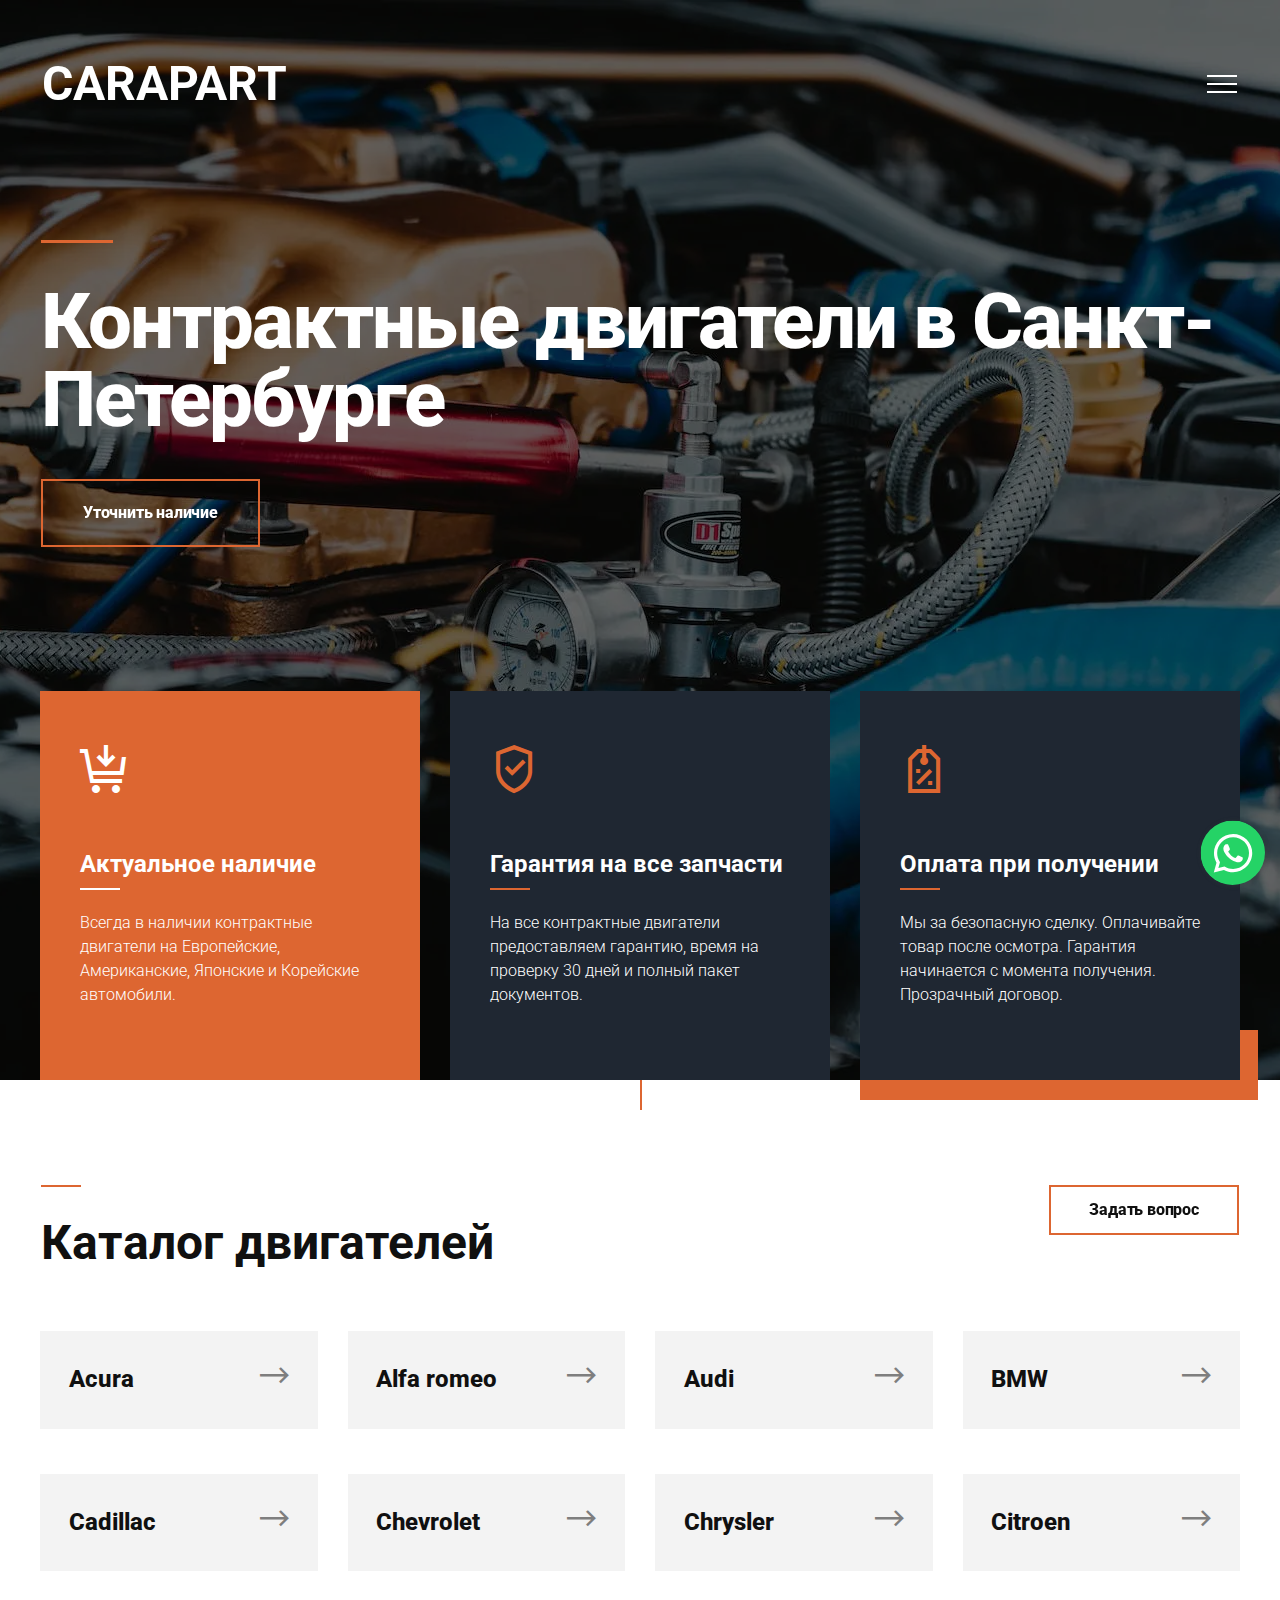
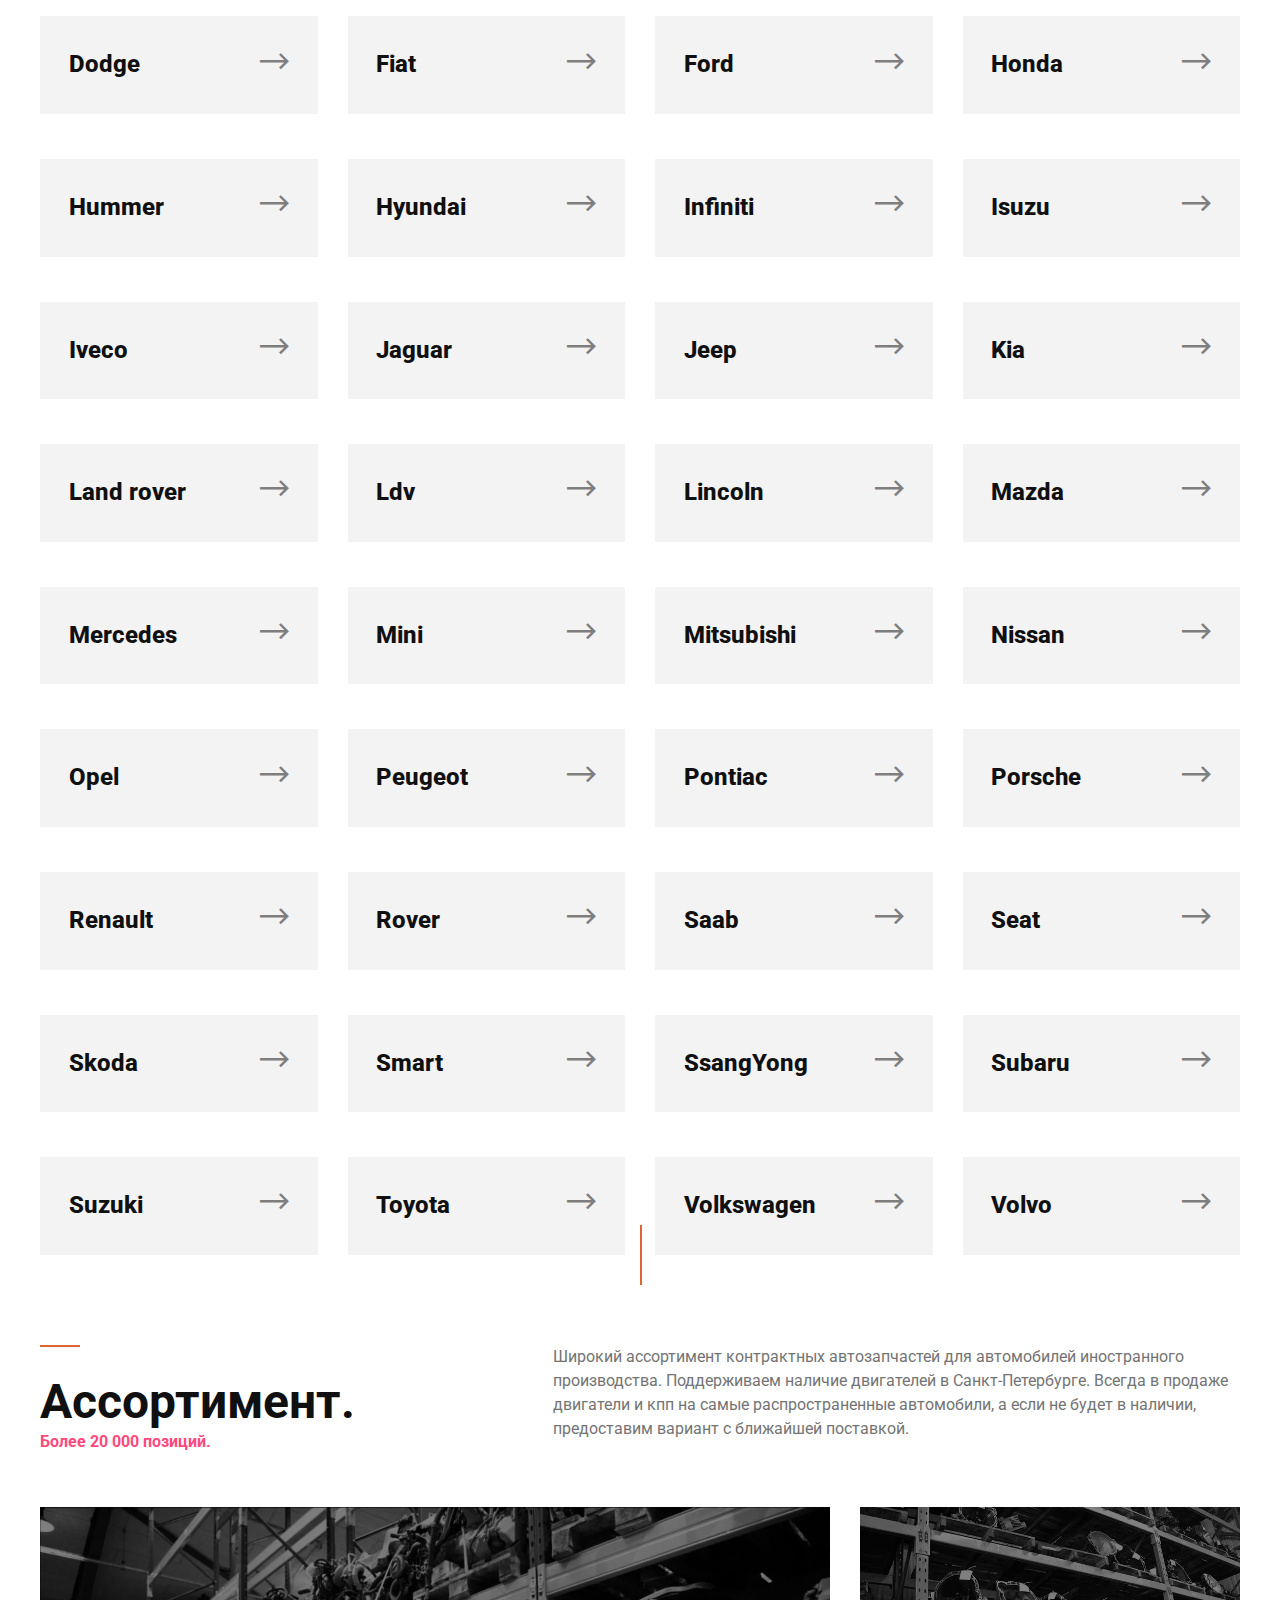
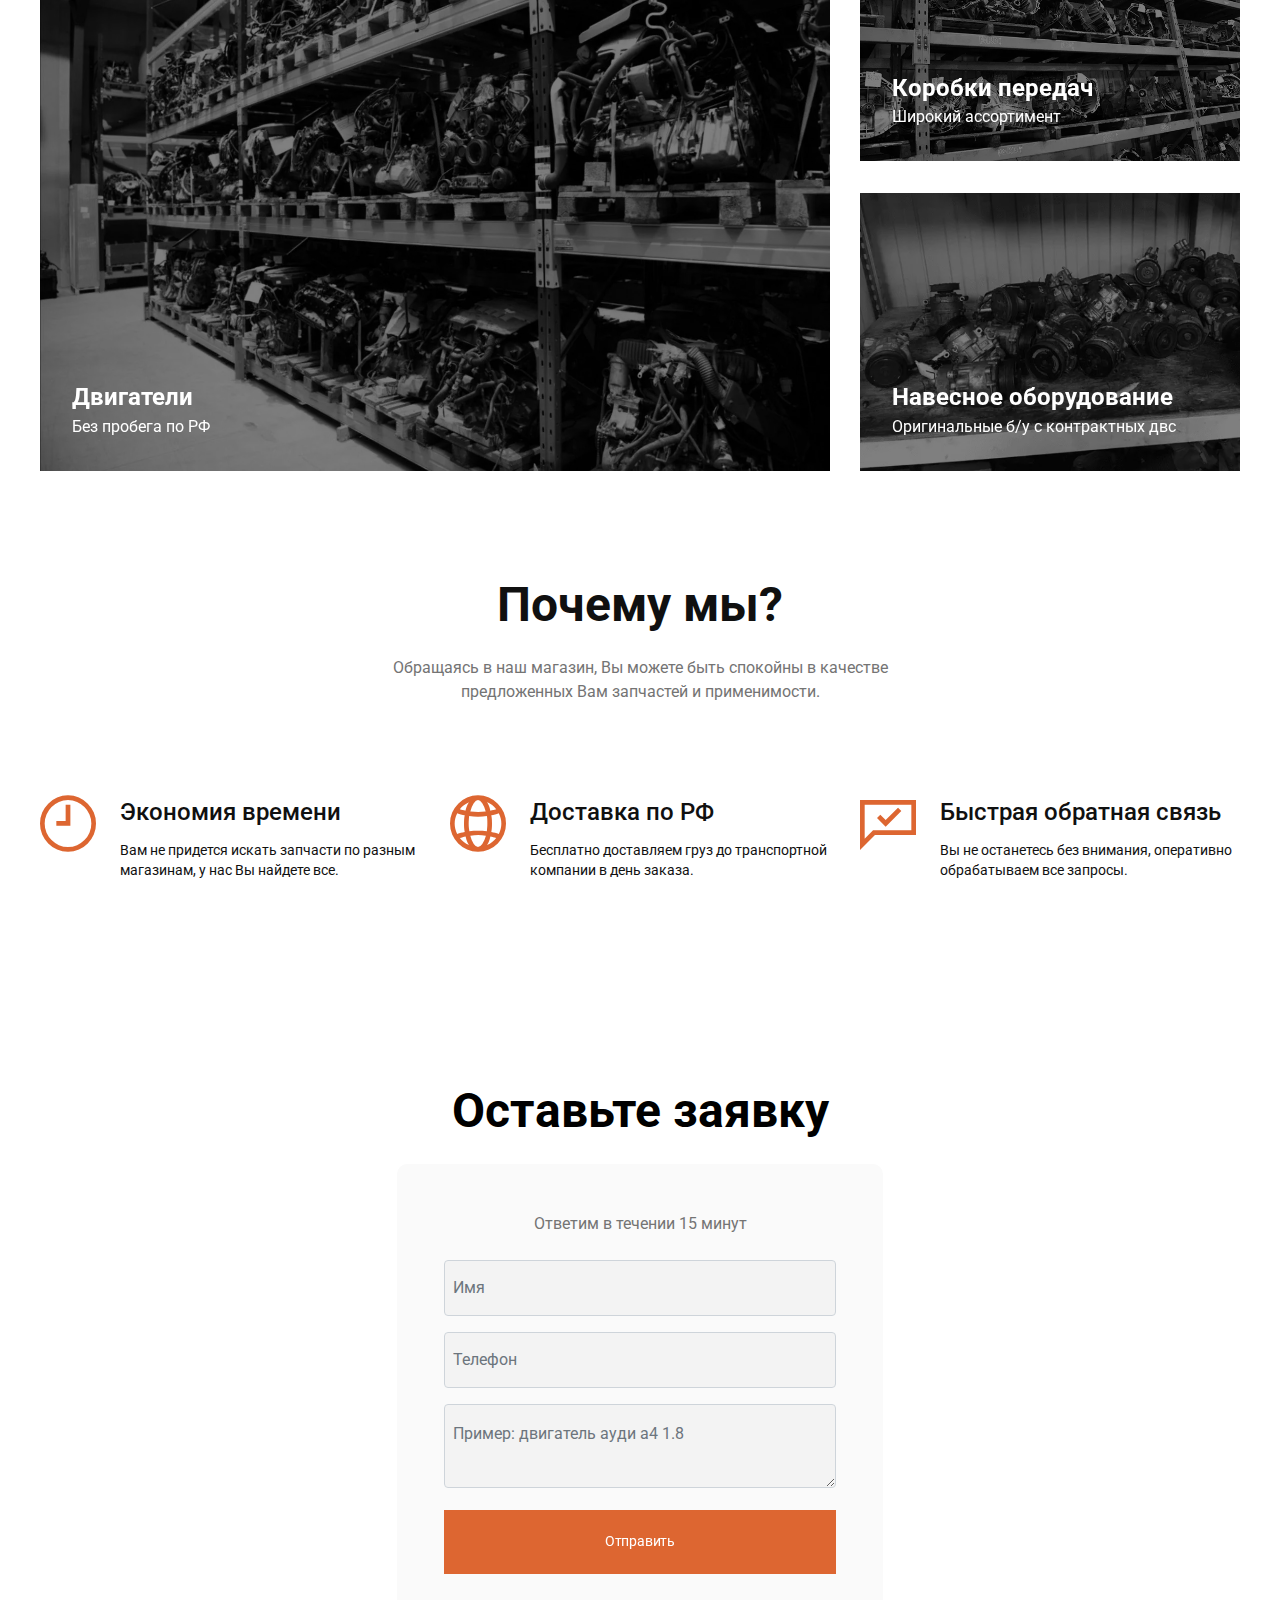
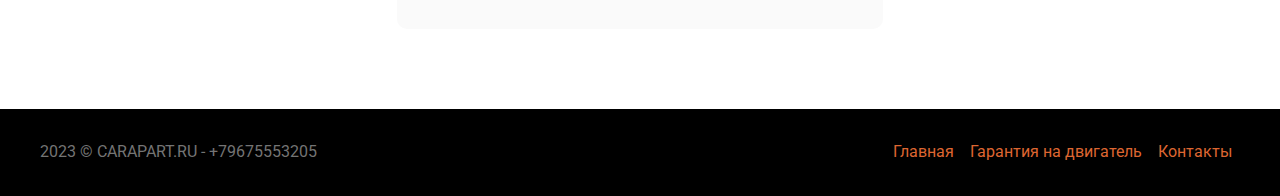
<file: index.html>
<!DOCTYPE html>
<html  >
<head>
  
  <meta charset="UTF-8">
  <meta http-equiv="X-UA-Compatible" content="IE=edge">
  
  <meta name="twitter:card" content="summary_large_image"/>
  <meta name="twitter:image:src" content="assets/images/index-meta.jpeg">
  <meta property="og:image" content="assets/images/index-meta.jpeg">
  <meta name="twitter:title" content="Carapart.ru Магазин контрактных двигателей в Санкт-Петербурге">
  <meta name="viewport" content="width=device-width, initial-scale=1, minimum-scale=1">
  <link rel="shortcut icon" href="assets/images/favicon-32x32-2.png" type="image/x-icon">
  <meta name="description" content="Купить контрактный двигатель в Санкт-Петербурге. На складе б/у двигатели с европейских, японских, корейских и американских автомобилей. На все двс гарантия и полный пакет документов.">
  
  
  <title>Carapart.ru Магазин контрактных двигателей в Санкт-Петербурге</title>
  <link rel="stylesheet" href="assets/web/assets/mobirise-icons2/mobirise2.css">
  <link rel="stylesheet" href="assets/web/assets/mobirise-icons/mobirise-icons.css">
  <link rel="stylesheet" href="assets/tether/tether.min.css">
  <link rel="stylesheet" href="assets/bootstrap/css/bootstrap.min.css">
  <link rel="stylesheet" href="assets/bootstrap/css/bootstrap-grid.min.css">
  <link rel="stylesheet" href="assets/bootstrap/css/bootstrap-reboot.min.css">
  <link rel="stylesheet" href="assets/chatbutton/floating-wpp.css">
  <link rel="stylesheet" href="assets/popup-overlay-plugin/style.css">
  <link rel="stylesheet" href="assets/dropdown/css/style.css">
  <link rel="stylesheet" href="assets/formstyler/jquery.formstyler.css">
  <link rel="stylesheet" href="assets/formstyler/jquery.formstyler.theme.css">
  <link rel="stylesheet" href="assets/datepicker/jquery.datetimepicker.min.css">
  <link rel="stylesheet" href="assets/socicon/css/styles.css">
  <link rel="stylesheet" href="assets/theme/css/style.css">
  <link rel="stylesheet" href="assets/recaptcha.css">
  <link rel="preload" href="https://fonts.googleapis.com/css?family=Roboto:100,100i,300,300i,400,400i,500,500i,700,700i,900,900i&display=swap" as="style" onload="this.onload=null;this.rel='stylesheet'">
  <noscript><link rel="stylesheet" href="https://fonts.googleapis.com/css?family=Roboto:100,100i,300,300i,400,400i,500,500i,700,700i,900,900i&display=swap"></noscript>
  <link rel="preload" as="style" href="assets/mobirise/css/mbr-additional.css"><link rel="stylesheet" href="assets/mobirise/css/mbr-additional.css" type="text/css">

  
  
  <meta name="yandex-verification" content="4d367d5adc0c021c" />

</head>
<body>
  
  <section class="menu cid-rR8bs0uTgv" once="menu" id="menu1-0">

    


    <nav class="navbar navbar-dropdown navbar-fixed-top collapsed">
      <div class="container">
        <div class="navbar-brand">
            
            <span class="navbar-caption-wrap"><a class="navbar-caption text-white text-primary display-2" href="index.html">CARAPART</a></span>
        </div>
        <button class="navbar-toggler" type="button" data-toggle="collapse" data-target="#navbarSupportedContent" aria-controls="navbarNavAltMarkup" aria-expanded="false" aria-label="Toggle navigation">
            <div class="hamburger">
              <span></span>
              <span></span>
              <span></span>
              <span></span>
            </div>
        </button>
        <div class="collapse navbar-collapse" id="navbarSupportedContent">
            <ul class="navbar-nav nav-dropdown" data-app-modern-menu="true"><li class="nav-item">
                <a class="nav-link link text-white text-primary display-4" href="index.html">Главная<br></a>
              </li><li class="nav-item"><a class="nav-link link text-white text-primary display-4" href="tel:+79675553205">+79675553205<br><br>zakaz@carapart.ru<br></a></li>
              <li class="nav-item dropdown"><a class="nav-link link text-white dropdown-toggle display-4" href="#" aria-expanded="true" data-toggle="dropdown-submenu">Меню</a><div class="dropdown-menu"><a class="text-white dropdown-item text-primary display-4" href="garantia.html" aria-expanded="false">Гарантия</a><a class="text-white dropdown-item text-primary display-4" href="oplata.html" aria-expanded="false">Оплата</a></div></li></ul>
            
        </div>
      </div>
    </nav>
</section>

<section class="features1 cid-rRBKNNng2r" id="header1-w">

    

    <div class="mbr-overlay" style="opacity: 0.6; background-color: rgb(0, 0, 0);">
    </div>
    <div class="container">
        <div class="row">
            <div class="mbr-white col-md-12 col-lg-12 block-title">
                
                <div class="line line-title-big"></div>
                <h1 class="mbr-section-title align-left mbr-semibold pb-3 mbr-fonts-style display-1">Контрактные двигатели в Санкт-Петербурге</h1>
                
                <div class="mbr-section-btn align-left"><a class="btn btn-danger-outline display-7" href="#" data-toggle="modal" data-bs-toggle="modal" data-target="#mbr-popup-2" data-bs-target="#mbr-popup-2">Уточнить наличие</a></div>
            </div>
        </div>
        <div class="media-container-row">
            <div class="card col-12 col-md-6 col-lg-4">
                <div class="card-inner">
                <div class="card-img">
                  <span class="mbr-iconfont mobi-mbri-cart-add mobi-mbri"></span>
              </div>
              <div class="card-box">
                  <h4 class="card-title mbr-white align-left mbr-bold mbr-fonts-style display-5">Актуальное наличие</h4>
                  <p class="mbr-text mbr-white align-left mbr-fonts-style mbr-light display-7">Всегда в наличии контрактные двигатели на Европейские, Американские, Японские и Корейские автомобили.</p>
                  
              </div>
              </div>
            </div>
            <div class="card col-12 col-md-6 col-lg-4">
                <div class="card-inner">
                <div class="card-img">
                    <span class="mbr-iconfont mobi-mbri-protect mobi-mbri"></span>
                </div>
                <div class="card-box">
                    <h4 class="card-title mbr-white align-left mbr-bold mbr-fonts-style display-5">Гарантия на все запчасти</h4>
                    <p class="mbr-text mbr-white align-left mbr-fonts-style mbr-light display-7">
                        На все контрактные двигатели предоставляем гарантию, время на проверку 30 дней и полный пакет документов.</p>
                    
                </div>
              </div>
            </div>

            <div class="card card-3 col-12 col-md-6 col-lg-4">
                <div class="card-inner">

               
                <div class="card-img">
                    <span class="mbr-iconfont mobi-mbri-sale mobi-mbri"></span>
                </div>
                <div class="card-box">
                    <h4 class="card-title mbr-white align-left mbr-bold mbr-fonts-style display-5">Оплата при получении</h4>
                    <p class="mbr-text mbr-white align-left mbr-fonts-style mbr-light display-7">
                        Мы за безопасную сделку. Оплачивайте товар после осмотра. Гарантия начинается с момента получения. Прозрачный договор.<br></p>
                    
                </div>
              </div>
            </div>

            
        </div>
    </div>
</section>

<section class="mbr-section info3 vertical-line cid-rRBL3bEAXX" id="info1-x">

    

    
    <div class="container">
        <div class="wrapper">
            <div class="container-column">
              <div class="line-title"></div>
              <h2 class="align-left mbr-fonts-style mbr-section-title mbr-black display-2">Каталог двигателей</h2>
              
            </div>
            <div class="mbr-section-btn align-left"><a class="btn btn-danger-outline display-7" href="#" data-toggle="modal" data-bs-toggle="modal" data-target="#mbr-popup-2" data-bs-target="#mbr-popup-2">Задать вопрос</a></div>
        </div>
    </div>
</section>

<section class="features1 cid-rRBL3wqsF3" id="features1-y">

    

    
    <div class="container">
        <div class="row">
            <div class="card col-12 col-md-6 col-lg-3">
              <div class="card-inner">
                <div class="card-img">
                  <a href="acura.html"><span class="mbr-iconfont icon-1 mobi-mbri-arrow-next mobi-mbri"></span></a>
                </div>
                <div class="card-box">
                  <h5 class="link align-left mbr-fonts-style display-5"><a href="https://carapart.ru/home/engine/acura/1/1" class="text-link text-black text-primary" target="_blank">Acura</a></h5>
                </div>
                <div class="card-icon">
                  <a href="https://carapart.ru/home/engine/acura/1/1" target="_blank"><span class="mbr-iconfont icon-arrow mobi-mbri-right mobi-mbri"></span></a>
                </div>
              </div>
            </div>
            <div class="card col-12 col-md-6 col-lg-3">
              <div class="card-inner">
                <div class="card-img">
                  <span class="mbr-iconfont icon-1 mobi-mbri-arrow-next mobi-mbri"></span>
                </div>
                <div class="card-box">
                  <h5 class="link align-left mbr-fonts-style display-5"><a href="https://carapart.ru/home/engine/alfa%20romeo/1/1" class="text-link text-black text-primary" target="_blank">Alfa romeo</a></h5>
                </div>
                <div class="card-icon">
                  <a href="https://carapart.ru/home/engine/alfa%20romeo/1/1" target="_blank"><span class="mbr-iconfont icon-arrow mobi-mbri-right mobi-mbri"></span></a>
                </div>
              </div>
                
            </div>

            <div class="card col-12 col-md-6 col-lg-3">
              <div class="card-inner">
                <div class="card-img">
                    <span class="mbr-iconfont icon-1 mobi-mbri-arrow-next mobi-mbri"></span>
                </div>
                <div class="card-box">
                  <h5 class="link align-left mbr-fonts-style display-5"><a href="https://carapart.ru/home/engine/audi/1/1" class="text-link text-black text-primary" target="_blank">Audi</a></h5>
                </div>
                <div class="card-icon">
                  <a href="https://carapart.ru/home/engine/audi/1/1" target="_blank"><span class="mbr-iconfont icon-arrow mobi-mbri-right mobi-mbri"></span></a>
                </div>
              </div>
            </div>

            <div class="card col-12 col-md-6 col-lg-3">
              <div class="card-inner">
                <div class="card-img pb-3">
                    <span class="mbr-iconfont icon-1 mobi-mbri-arrow-next mobi-mbri"></span>
                </div>
                <div class="card-box">
                    <h5 class="link align-left mbr-fonts-style display-5"><a href="https://carapart.ru/home/engine/bmw/1/1" class="text-link text-black text-primary" target="_blank">BMW</a></h5>
                </div>
                <div class="card-icon">
                  <a href="https://carapart.ru/home/engine/bmw/1/1" target="_blank"><span class="mbr-iconfont icon-arrow mobi-mbri-right mobi-mbri"></span></a>
                </div>
              </div>
            </div>
        </div>
    </div>

</section>

<section class="features1 cid-t1DlAMO6jT" id="features1-5">

    

    
    <div class="container">
        <div class="row">
            <div class="card col-12 col-md-6 col-lg-3">
              <div class="card-inner">
                <div class="card-img">
                  <span class="mbr-iconfont icon-1 mobi-mbri-arrow-next mobi-mbri"></span>
                </div>
                <div class="card-box">
                  <h5 class="link align-left mbr-fonts-style display-5"><a href="https://carapart.ru/home/engine/cadillac/1/1" class="text-link text-black text-primary">Cadillac</a></h5>
                </div>
                <div class="card-icon">
                  <a href="https://carapart.ru/home/engine/cadillac/1/1"><span class="mbr-iconfont icon-arrow mobi-mbri-right mobi-mbri"></span></a>
                </div>
              </div>
            </div>
            <div class="card col-12 col-md-6 col-lg-3">
              <div class="card-inner">
                <div class="card-img">
                  <span class="mbr-iconfont icon-1 mobi-mbri-arrow-next mobi-mbri"></span>
                </div>
                <div class="card-box">
                  <h5 class="link align-left mbr-fonts-style display-5"><a href="https://carapart.ru/home/engine/chevrolet/1/1" class="text-link text-black text-primary">Chevrolet</a></h5>
                </div>
                <div class="card-icon">
                  <a href="https://carapart.ru/home/engine/chevrolet/1/1"><span class="mbr-iconfont icon-arrow mobi-mbri-right mobi-mbri"></span></a>
                </div>
              </div>
                
            </div>

            <div class="card col-12 col-md-6 col-lg-3">
              <div class="card-inner">
                <div class="card-img">
                    <a href="#" data-toggle="modal" data-bs-toggle="modal" data-target="#mbr-popup-2" data-bs-target="#mbr-popup-2"><span class="mbr-iconfont icon-1 mobi-mbri-arrow-next mobi-mbri"></span></a>
                </div>
                <div class="card-box">
                  <h5 class="link align-left mbr-fonts-style display-5"><a href="https://carapart.ru/home/engine/chrysler/1/1" class="text-link text-black text-primary">Chrysler</a></h5>
                </div>
                <div class="card-icon">
                  <a href="https://carapart.ru/home/engine/chrysler/1/1"><span class="mbr-iconfont icon-arrow mobi-mbri-right mobi-mbri"></span></a>
                </div>
              </div>
            </div>

            <div class="card col-12 col-md-6 col-lg-3">
              <div class="card-inner">
                <div class="card-img pb-3">
                    <span class="mbr-iconfont icon-1 mobi-mbri-arrow-next mobi-mbri"></span>
                </div>
                <div class="card-box">
                    <h5 class="link align-left mbr-fonts-style display-5"><a href="https://carapart.ru/home/engine/citroen/1/1" class="text-link text-black text-primary" style="font-weight: normal;">Citroen</a></h5>
                </div>
                <div class="card-icon">
                  <a href="https://carapart.ru/home/engine/citroen/1/1"><span class="mbr-iconfont icon-arrow mobi-mbri-right mobi-mbri"></span></a>
                </div>
              </div>
            </div>
        </div>
    </div>

</section>

<section class="features1 cid-rRBL3MTgdC" id="features1-z">

    

    
    <div class="container">
        <div class="row">
            <div class="card col-12 col-md-6 col-lg-3">
              <div class="card-inner">
                <div class="card-img">
                  <span class="mbr-iconfont icon-1 mobi-mbri-arrow-next mobi-mbri"></span>
                </div>
                <div class="card-box">
                  <h5 class="link align-left mbr-fonts-style display-5"><a href="https://carapart.ru/home/engine/dodge/1/1" class="text-link text-black text-primary">Dodge</a></h5>
                </div>
                <div class="card-icon">
                  <a href="https://carapart.ru/home/engine/dodge/1/1"><span class="mbr-iconfont icon-arrow mobi-mbri-right mobi-mbri"></span></a>
                </div>
              </div>
            </div>
            <div class="card col-12 col-md-6 col-lg-3">
              <div class="card-inner">
                <div class="card-img">
                  <span class="mbr-iconfont icon-1 mobi-mbri-arrow-next mobi-mbri"></span>
                </div>
                <div class="card-box">
                  <h5 class="link align-left mbr-fonts-style display-5"><a href="https://carapart.ru/home/engine/fiat/1/1" class="text-link text-black text-primary">Fiat</a></h5>
                </div>
                <div class="card-icon">
                  <a href="https://carapart.ru/home/engine/fiat/1/1"><span class="mbr-iconfont icon-arrow mobi-mbri-right mobi-mbri"></span></a>
                </div>
              </div>
                
            </div>

            <div class="card col-12 col-md-6 col-lg-3">
              <div class="card-inner">
                <div class="card-img">
                    <span class="mbr-iconfont icon-1 mobi-mbri-arrow-next mobi-mbri"></span>
                </div>
                <div class="card-box">
                  <h5 class="link align-left mbr-fonts-style display-5"><a href="https://carapart.ru/home/engine/ford/1/1" class="text-link text-black text-primary">Ford</a></h5>
                </div>
                <div class="card-icon">
                  <a href="https://carapart.ru/home/engine/ford/1/1"><span class="mbr-iconfont icon-arrow mobi-mbri-right mobi-mbri"></span></a>
                </div>
              </div>
            </div>

            <div class="card col-12 col-md-6 col-lg-3">
              <div class="card-inner">
                <div class="card-img pb-3">
                    <span class="mbr-iconfont icon-1 mobi-mbri-arrow-next mobi-mbri"></span>
                </div>
                <div class="card-box">
                    <h5 class="link align-left mbr-fonts-style display-5"><a href="https://carapart.ru/home/engine/honda/1/1" class="text-link text-black text-primary">Honda</a></h5>
                </div>
                <div class="card-icon">
                  <a href="https://carapart.ru/home/engine/honda/1/1"><span class="mbr-iconfont icon-arrow mobi-mbri-right mobi-mbri"></span></a>
                </div>
              </div>
            </div>
        </div>
    </div>

</section>

<section class="features1 cid-tnnF3ZvgQ3" id="features1-10">

    

    
    <div class="container">
        <div class="row">
            <div class="card col-12 col-md-6 col-lg-3">
              <div class="card-inner">
                <div class="card-img">
                  <a href="#" data-toggle="modal" data-bs-toggle="modal" data-target="#mbr-popup-2" data-bs-target="#mbr-popup-2"><span class="mbr-iconfont icon-1 mobi-mbri-arrow-next mobi-mbri"></span></a>
                </div>
                <div class="card-box">
                  <h5 class="link align-left mbr-fonts-style display-5"><a href="https://carapart.ru/home/engine/hummer/1/1" class="text-link text-black text-primary">Hummer</a></h5>
                </div>
                <div class="card-icon">
                  <a href="https://carapart.ru/home/engine/hummer/1/1"><span class="mbr-iconfont icon-arrow mobi-mbri-right mobi-mbri"></span></a>
                </div>
              </div>
            </div>
            <div class="card col-12 col-md-6 col-lg-3">
              <div class="card-inner">
                <div class="card-img">
                  <span class="mbr-iconfont icon-1 mobi-mbri-arrow-next mobi-mbri"></span>
                </div>
                <div class="card-box">
                  <h5 class="link align-left mbr-fonts-style display-5"><a href="https://carapart.ru/home/engine/hyundai/1/1" class="text-link text-black text-primary">Hyundai</a></h5>
                </div>
                <div class="card-icon">
                  <a href="https://carapart.ru/home/engine/hyundai/1/1"><span class="mbr-iconfont icon-arrow mobi-mbri-right mobi-mbri"></span></a>
                </div>
              </div>
                
            </div>

            <div class="card col-12 col-md-6 col-lg-3">
              <div class="card-inner">
                <div class="card-img">
                    <span class="mbr-iconfont icon-1 mobi-mbri-arrow-next mobi-mbri"></span>
                </div>
                <div class="card-box">
                  <h5 class="link align-left mbr-fonts-style display-5"><a href="https://carapart.ru/home/engine/infiniti/1/1" class="text-link text-black text-primary">Infiniti</a></h5>
                </div>
                <div class="card-icon">
                  <a href="https://carapart.ru/home/engine/infiniti/1/1"><span class="mbr-iconfont icon-arrow mobi-mbri-right mobi-mbri"></span></a>
                </div>
              </div>
            </div>

            <div class="card col-12 col-md-6 col-lg-3">
              <div class="card-inner">
                <div class="card-img pb-3">
                    <span class="mbr-iconfont icon-1 mobi-mbri-arrow-next mobi-mbri"></span>
                </div>
                <div class="card-box">
                    <h5 class="link align-left mbr-fonts-style display-5"><a href="https://carapart.ru/home/engine/isuzu/1/1" class="text-link text-black text-primary">Isuzu</a></h5>
                </div>
                <div class="card-icon">
                  <a href="https://carapart.ru/home/engine/isuzu/1/1"><span class="mbr-iconfont icon-arrow mobi-mbri-right mobi-mbri"></span></a>
                </div>
              </div>
            </div>
        </div>
    </div>

</section>

<section class="features1 cid-tnnF5v4z41" id="features1-11">

    

    
    <div class="container">
        <div class="row">
            <div class="card col-12 col-md-6 col-lg-3">
              <div class="card-inner">
                <div class="card-img">
                  <a href="#" data-toggle="modal" data-bs-toggle="modal" data-target="#mbr-popup-2" data-bs-target="#mbr-popup-2"><span class="mbr-iconfont icon-1 mobi-mbri-arrow-next mobi-mbri"></span></a>
                </div>
                <div class="card-box">
                  <h5 class="link align-left mbr-fonts-style display-5"><a href="https://carapart.ru/home/engine/iveco/1/1" class="text-link text-black text-primary">Iveco</a></h5>
                </div>
                <div class="card-icon">
                  <a href="https://carapart.ru/home/engine/iveco/1/1"><span class="mbr-iconfont icon-arrow mobi-mbri-right mobi-mbri"></span></a>
                </div>
              </div>
            </div>
            <div class="card col-12 col-md-6 col-lg-3">
              <div class="card-inner">
                <div class="card-img">
                  <span class="mbr-iconfont icon-1 mobi-mbri-arrow-next mobi-mbri"></span>
                </div>
                <div class="card-box">
                  <h5 class="link align-left mbr-fonts-style display-5"><a href="https://carapart.ru/home/engine/jaguar/1/1" class="text-link text-black text-primary">Jaguar</a></h5>
                </div>
                <div class="card-icon">
                  <a href="https://carapart.ru/home/engine/jaguar/1/1"><span class="mbr-iconfont icon-arrow mobi-mbri-right mobi-mbri"></span></a>
                </div>
              </div>
                
            </div>

            <div class="card col-12 col-md-6 col-lg-3">
              <div class="card-inner">
                <div class="card-img">
                    <span class="mbr-iconfont icon-1 mobi-mbri-arrow-next mobi-mbri"></span>
                </div>
                <div class="card-box">
                  <h5 class="link align-left mbr-fonts-style display-5"><a href="https://carapart.ru/home/engine/jeep/1/1" class="text-link text-black text-primary">Jeep</a></h5>
                </div>
                <div class="card-icon">
                  <a href="https://carapart.ru/home/engine/jeep/1/1"><span class="mbr-iconfont icon-arrow mobi-mbri-right mobi-mbri"></span></a>
                </div>
              </div>
            </div>

            <div class="card col-12 col-md-6 col-lg-3">
              <div class="card-inner">
                <div class="card-img pb-3">
                    <span class="mbr-iconfont icon-1 mobi-mbri-arrow-next mobi-mbri"></span>
                </div>
                <div class="card-box">
                    <h5 class="link align-left mbr-fonts-style display-5"><a href="https://carapart.ru/home/engine/kia/1/1" class="text-link text-black text-primary">Kia</a></h5>
                </div>
                <div class="card-icon">
                  <a href="https://carapart.ru/home/engine/kia/1/1"><span class="mbr-iconfont icon-arrow mobi-mbri-right mobi-mbri"></span></a>
                </div>
              </div>
            </div>
        </div>
    </div>

</section>

<section class="features1 cid-tnnF731pMS" id="features1-12">

    

    
    <div class="container">
        <div class="row">
            <div class="card col-12 col-md-6 col-lg-3">
              <div class="card-inner">
                <div class="card-img">
                  <a href="#" data-toggle="modal" data-bs-toggle="modal" data-target="#mbr-popup-2" data-bs-target="#mbr-popup-2"><span class="mbr-iconfont icon-1 mobi-mbri-arrow-next mobi-mbri"></span></a>
                </div>
                <div class="card-box">
                  <h5 class="link align-left mbr-fonts-style display-5"><a href="https://carapart.ru/home/engine/land%20rover/1/1" class="text-link text-black text-primary">Land rover</a></h5>
                </div>
                <div class="card-icon">
                  <a href="https://carapart.ru/home/engine/land%20rover/1/1"><span class="mbr-iconfont icon-arrow mobi-mbri-right mobi-mbri"></span></a>
                </div>
              </div>
            </div>
            <div class="card col-12 col-md-6 col-lg-3">
              <div class="card-inner">
                <div class="card-img">
                  <span class="mbr-iconfont icon-1 mobi-mbri-arrow-next mobi-mbri"></span>
                </div>
                <div class="card-box">
                  <h5 class="link align-left mbr-fonts-style display-5"><a href="https://carapart.ru/home/engine/land%20rover/1/1" class="text-link text-black text-primary">Ldv</a></h5>
                </div>
                <div class="card-icon">
                  <a href="https://carapart.ru/home/engine/land%20rover/1/1"><span class="mbr-iconfont icon-arrow mobi-mbri-right mobi-mbri"></span></a>
                </div>
              </div>
                
            </div>

            <div class="card col-12 col-md-6 col-lg-3">
              <div class="card-inner">
                <div class="card-img">
                    <span class="mbr-iconfont icon-1 mobi-mbri-arrow-next mobi-mbri"></span>
                </div>
                <div class="card-box">
                  <h5 class="link align-left mbr-fonts-style display-5"><a href="https://carapart.ru/home/engine/lincoln/1/1" class="text-link text-black text-primary">Lincoln</a></h5>
                </div>
                <div class="card-icon">
                  <a href="https://carapart.ru/home/engine/lincoln/1/1"><span class="mbr-iconfont icon-arrow mobi-mbri-right mobi-mbri"></span></a>
                </div>
              </div>
            </div>

            <div class="card col-12 col-md-6 col-lg-3">
              <div class="card-inner">
                <div class="card-img pb-3">
                    <span class="mbr-iconfont icon-1 mobi-mbri-arrow-next mobi-mbri"></span>
                </div>
                <div class="card-box">
                    <h5 class="link align-left mbr-fonts-style display-5"><a href="https://carapart.ru/home/engine/mazda/1/1" class="text-link text-black text-primary">Mazda</a></h5>
                </div>
                <div class="card-icon">
                  <a href="https://carapart.ru/home/engine/mazda/1/1"><span class="mbr-iconfont icon-arrow mobi-mbri-right mobi-mbri"></span></a>
                </div>
              </div>
            </div>
        </div>
    </div>

</section>

<section class="features1 cid-tnnF8Bu80b" id="features1-13">

    

    
    <div class="container">
        <div class="row">
            <div class="card col-12 col-md-6 col-lg-3">
              <div class="card-inner">
                <div class="card-img">
                  <a href="#" data-toggle="modal" data-bs-toggle="modal" data-target="#mbr-popup-2" data-bs-target="#mbr-popup-2"><span class="mbr-iconfont icon-1 mobi-mbri-arrow-next mobi-mbri"></span></a>
                </div>
                <div class="card-box">
                  <h5 class="link align-left mbr-fonts-style display-5"><a href="https://carapart.ru/home/engine/mercedes/1/1" class="text-link text-black text-primary">Mercedes</a></h5>
                </div>
                <div class="card-icon">
                  <a href="https://carapart.ru/home/engine/mercedes/1/1"><span class="mbr-iconfont icon-arrow mobi-mbri-right mobi-mbri"></span></a>
                </div>
              </div>
            </div>
            <div class="card col-12 col-md-6 col-lg-3">
              <div class="card-inner">
                <div class="card-img">
                  <span class="mbr-iconfont icon-1 mobi-mbri-arrow-next mobi-mbri"></span>
                </div>
                <div class="card-box">
                  <h5 class="link align-left mbr-fonts-style display-5"><a href="https://carapart.ru/home/engine/mini/1/1" class="text-link text-black text-primary">Mini</a></h5>
                </div>
                <div class="card-icon">
                  <a href="https://carapart.ru/home/engine/mini/1/1"><span class="mbr-iconfont icon-arrow mobi-mbri-right mobi-mbri"></span></a>
                </div>
              </div>
                
            </div>

            <div class="card col-12 col-md-6 col-lg-3">
              <div class="card-inner">
                <div class="card-img">
                    <span class="mbr-iconfont icon-1 mobi-mbri-arrow-next mobi-mbri"></span>
                </div>
                <div class="card-box">
                  <h5 class="link align-left mbr-fonts-style display-5"><a href="https://carapart.ru/home/engine/mitsubishi/1/1" class="text-link text-black text-primary">Mitsubishi</a></h5>
                </div>
                <div class="card-icon">
                  <a href="https://carapart.ru/home/engine/mitsubishi/1/1"><span class="mbr-iconfont icon-arrow mobi-mbri-right mobi-mbri"></span></a>
                </div>
              </div>
            </div>

            <div class="card col-12 col-md-6 col-lg-3">
              <div class="card-inner">
                <div class="card-img pb-3">
                    <span class="mbr-iconfont icon-1 mobi-mbri-arrow-next mobi-mbri"></span>
                </div>
                <div class="card-box">
                    <h5 class="link align-left mbr-fonts-style display-5"><a href="https://carapart.ru/home/engine/nissan/1/1" class="text-link text-black text-primary">Nissan</a></h5>
                </div>
                <div class="card-icon">
                  <a href="https://carapart.ru/home/engine/nissan/1/1"><span class="mbr-iconfont icon-arrow mobi-mbri-right mobi-mbri"></span></a>
                </div>
              </div>
            </div>
        </div>
    </div>

</section>

<section class="features1 cid-tnnF1j2ceA" id="features1-z">

    

    
    <div class="container">
        <div class="row">
            <div class="card col-12 col-md-6 col-lg-3">
              <div class="card-inner">
                <div class="card-img">
                  <a href="#" data-toggle="modal" data-bs-toggle="modal" data-target="#mbr-popup-2" data-bs-target="#mbr-popup-2"><span class="mbr-iconfont icon-1 mobi-mbri-arrow-next mobi-mbri"></span></a>
                </div>
                <div class="card-box">
                  <h5 class="link align-left mbr-fonts-style display-5"><a href="https://carapart.ru/home/engine/opel/1/1" class="text-link text-black text-primary">Opel</a></h5>
                </div>
                <div class="card-icon">
                  <a href="https://carapart.ru/home/engine/opel/1/1"><span class="mbr-iconfont icon-arrow mobi-mbri-right mobi-mbri"></span></a>
                </div>
              </div>
            </div>
            <div class="card col-12 col-md-6 col-lg-3">
              <div class="card-inner">
                <div class="card-img">
                  <span class="mbr-iconfont icon-1 mobi-mbri-arrow-next mobi-mbri"></span>
                </div>
                <div class="card-box">
                  <h5 class="link align-left mbr-fonts-style display-5"><a href="https://carapart.ru/home/engine/peugeot/1/1" class="text-link text-black text-primary">Peugeot</a></h5>
                </div>
                <div class="card-icon">
                  <a href="https://carapart.ru/home/engine/peugeot/1/1"><span class="mbr-iconfont icon-arrow mobi-mbri-right mobi-mbri"></span></a>
                </div>
              </div>
                
            </div>

            <div class="card col-12 col-md-6 col-lg-3">
              <div class="card-inner">
                <div class="card-img">
                    <span class="mbr-iconfont icon-1 mobi-mbri-arrow-next mobi-mbri"></span>
                </div>
                <div class="card-box">
                  <h5 class="link align-left mbr-fonts-style display-5"><a href="https://carapart.ru/home/engine/pontiac/1/1" class="text-link text-black text-primary">Pontiac</a></h5>
                </div>
                <div class="card-icon">
                  <a href="https://carapart.ru/home/engine/pontiac/1/1"><span class="mbr-iconfont icon-arrow mobi-mbri-right mobi-mbri"></span></a>
                </div>
              </div>
            </div>

            <div class="card col-12 col-md-6 col-lg-3">
              <div class="card-inner">
                <div class="card-img pb-3">
                    <span class="mbr-iconfont icon-1 mobi-mbri-arrow-next mobi-mbri"></span>
                </div>
                <div class="card-box">
                    <h5 class="link align-left mbr-fonts-style display-5"><a href="https://carapart.ru/home/engine/porsche/1/1" class="text-link text-black text-primary">Porsche</a></h5>
                </div>
                <div class="card-icon">
                  <a href="https://carapart.ru/home/engine/porsche/1/1"><span class="mbr-iconfont icon-arrow mobi-mbri-right mobi-mbri"></span></a>
                </div>
              </div>
            </div>
        </div>
    </div>

</section>

<section class="features1 cid-tnnH2Pwttt" id="features1-14">

    

    
    <div class="container">
        <div class="row">
            <div class="card col-12 col-md-6 col-lg-3">
              <div class="card-inner">
                <div class="card-img">
                  <a href="#" data-toggle="modal" data-bs-toggle="modal" data-target="#mbr-popup-2" data-bs-target="#mbr-popup-2"><span class="mbr-iconfont icon-1 mobi-mbri-arrow-next mobi-mbri"></span></a>
                </div>
                <div class="card-box">
                  <h5 class="link align-left mbr-fonts-style display-5"><a href="https://carapart.ru/home/engine/renault/1/1" class="text-link text-black text-primary">Renault</a></h5>
                </div>
                <div class="card-icon">
                  <a href="https://carapart.ru/home/engine/renault/1/1"><span class="mbr-iconfont icon-arrow mobi-mbri-right mobi-mbri"></span></a>
                </div>
              </div>
            </div>
            <div class="card col-12 col-md-6 col-lg-3">
              <div class="card-inner">
                <div class="card-img">
                  <span class="mbr-iconfont icon-1 mobi-mbri-arrow-next mobi-mbri"></span>
                </div>
                <div class="card-box">
                  <h5 class="link align-left mbr-fonts-style display-5"><a href="https://carapart.ru/home/engine/rover/1/1" class="text-link text-black text-primary">Rover</a></h5>
                </div>
                <div class="card-icon">
                  <a href="https://carapart.ru/home/engine/rover/1/1"><span class="mbr-iconfont icon-arrow mobi-mbri-right mobi-mbri"></span></a>
                </div>
              </div>
                
            </div>

            <div class="card col-12 col-md-6 col-lg-3">
              <div class="card-inner">
                <div class="card-img">
                    <span class="mbr-iconfont icon-1 mobi-mbri-arrow-next mobi-mbri"></span>
                </div>
                <div class="card-box">
                  <h5 class="link align-left mbr-fonts-style display-5"><a href="https://carapart.ru/home/engine/saab/1/1" class="text-link text-black text-primary">Saab</a></h5>
                </div>
                <div class="card-icon">
                  <a href="https://carapart.ru/home/engine/saab/1/1"><span class="mbr-iconfont icon-arrow mobi-mbri-right mobi-mbri"></span></a>
                </div>
              </div>
            </div>

            <div class="card col-12 col-md-6 col-lg-3">
              <div class="card-inner">
                <div class="card-img pb-3">
                    <span class="mbr-iconfont icon-1 mobi-mbri-arrow-next mobi-mbri"></span>
                </div>
                <div class="card-box">
                    <h5 class="link align-left mbr-fonts-style display-5"><a href="https://carapart.ru/home/engine/seat/1/1" class="text-link text-black text-primary">Seat</a></h5>
                </div>
                <div class="card-icon">
                  <a href="https://carapart.ru/home/engine/seat/1/1"><span class="mbr-iconfont icon-arrow mobi-mbri-right mobi-mbri"></span></a>
                </div>
              </div>
            </div>
        </div>
    </div>

</section>

<section class="features1 cid-tnnH4p4RLG" id="features1-15">

    

    
    <div class="container">
        <div class="row">
            <div class="card col-12 col-md-6 col-lg-3">
              <div class="card-inner">
                <div class="card-img">
                  <a href="#" data-toggle="modal" data-bs-toggle="modal" data-target="#mbr-popup-2" data-bs-target="#mbr-popup-2"><span class="mbr-iconfont icon-1 mobi-mbri-arrow-next mobi-mbri"></span></a>
                </div>
                <div class="card-box">
                  <h5 class="link align-left mbr-fonts-style display-5"><a href="https://carapart.ru/home/engine/skoda/1/1" class="text-link text-black text-primary">Skoda</a></h5>
                </div>
                <div class="card-icon">
                  <a href="https://carapart.ru/home/engine/skoda/1/1"><span class="mbr-iconfont icon-arrow mobi-mbri-right mobi-mbri"></span></a>
                </div>
              </div>
            </div>
            <div class="card col-12 col-md-6 col-lg-3">
              <div class="card-inner">
                <div class="card-img">
                  <span class="mbr-iconfont icon-1 mobi-mbri-arrow-next mobi-mbri"></span>
                </div>
                <div class="card-box">
                  <h5 class="link align-left mbr-fonts-style display-5"><a href="https://carapart.ru/home/engine/smart/1/1" class="text-link text-black text-primary">Smart</a></h5>
                </div>
                <div class="card-icon">
                  <a href="https://carapart.ru/home/engine/smart/1/1"><span class="mbr-iconfont icon-arrow mobi-mbri-right mobi-mbri"></span></a>
                </div>
              </div>
                
            </div>

            <div class="card col-12 col-md-6 col-lg-3">
              <div class="card-inner">
                <div class="card-img">
                    <span class="mbr-iconfont icon-1 mobi-mbri-arrow-next mobi-mbri"></span>
                </div>
                <div class="card-box">
                  <h5 class="link align-left mbr-fonts-style display-5"><a href="https://carapart.ru/home/engine/ssangyong/1/1" class="text-link text-black text-primary">SsangYong</a></h5>
                </div>
                <div class="card-icon">
                  <a href="https://carapart.ru/home/engine/ssangyong/1/1"><span class="mbr-iconfont icon-arrow mobi-mbri-right mobi-mbri"></span></a>
                </div>
              </div>
            </div>

            <div class="card col-12 col-md-6 col-lg-3">
              <div class="card-inner">
                <div class="card-img pb-3">
                    <span class="mbr-iconfont icon-1 mobi-mbri-arrow-next mobi-mbri"></span>
                </div>
                <div class="card-box">
                    <h5 class="link align-left mbr-fonts-style display-5"><a href="https://carapart.ru/home/engine/subaru/1/1" class="text-link text-black text-primary">Subaru</a></h5>
                </div>
                <div class="card-icon">
                  <a href="https://carapart.ru/home/engine/subaru/1/1"><span class="mbr-iconfont icon-arrow mobi-mbri-right mobi-mbri"></span></a>
                </div>
              </div>
            </div>
        </div>
    </div>

</section>

<section class="features1 cid-tnnH5RFD3o" id="features1-16">

    

    
    <div class="container">
        <div class="row">
            <div class="card col-12 col-md-6 col-lg-3">
              <div class="card-inner">
                <div class="card-img">
                  <a href="#" data-toggle="modal" data-bs-toggle="modal" data-target="#mbr-popup-2" data-bs-target="#mbr-popup-2"><span class="mbr-iconfont icon-1 mobi-mbri-arrow-next mobi-mbri"></span></a>
                </div>
                <div class="card-box">
                  <h5 class="link align-left mbr-fonts-style display-5"><a href="https://carapart.ru/home/engine/suzuki/1/1" class="text-link text-black text-primary">Suzuki</a></h5>
                </div>
                <div class="card-icon">
                  <a href="https://carapart.ru/home/engine/suzuki/1/1"><span class="mbr-iconfont icon-arrow mobi-mbri-right mobi-mbri"></span></a>
                </div>
              </div>
            </div>
            <div class="card col-12 col-md-6 col-lg-3">
              <div class="card-inner">
                <div class="card-img">
                  <span class="mbr-iconfont icon-1 mobi-mbri-arrow-next mobi-mbri"></span>
                </div>
                <div class="card-box">
                  <h5 class="link align-left mbr-fonts-style display-5"><a href="https://carapart.ru/home/engine/toyota/1/1" class="text-link text-black text-primary">Toyota</a></h5>
                </div>
                <div class="card-icon">
                  <a href="https://carapart.ru/home/engine/toyota/1/1"><span class="mbr-iconfont icon-arrow mobi-mbri-right mobi-mbri"></span></a>
                </div>
              </div>
                
            </div>

            <div class="card col-12 col-md-6 col-lg-3">
              <div class="card-inner">
                <div class="card-img">
                    <span class="mbr-iconfont icon-1 mobi-mbri-arrow-next mobi-mbri"></span>
                </div>
                <div class="card-box">
                  <h5 class="link align-left mbr-fonts-style display-5"><a href="https://carapart.ru/home/engine/volkswagen/1/1" class="text-link text-black text-primary">Volkswagen</a></h5>
                </div>
                <div class="card-icon">
                  <a href="https://carapart.ru/home/engine/volkswagen/1/1"><span class="mbr-iconfont icon-arrow mobi-mbri-right mobi-mbri"></span></a>
                </div>
              </div>
            </div>

            <div class="card col-12 col-md-6 col-lg-3">
              <div class="card-inner">
                <div class="card-img pb-3">
                    <a href="volvo.html"><span class="mbr-iconfont icon-1 mobi-mbri-arrow-next mobi-mbri"></span></a>
                </div>
                <div class="card-box">
                    <h5 class="link align-left mbr-fonts-style display-5"><a href="https://carapart.ru/home/engine/volvo/1/1" class="text-link text-black text-primary">Volvo</a></h5>
                </div>
                <div class="card-icon">
                  <a href="https://carapart.ru/home/engine/volvo/1/1"><span class="mbr-iconfont icon-arrow mobi-mbri-right mobi-mbri"></span></a>
                </div>
              </div>
            </div>
        </div>
    </div>

</section>

<section class="mbr-section info3 vertical-line cid-rRBL43d8gF" id="info2-10">

    

    
    <div class="container">
        <div class="row">
            <div class="col-lg-5 container-column">
              <div class="line-title"></div>
              <h2 class="align-left mbr-fonts-style mbr-section-title mbr-bold mbr-black display-2">Ассортимент.
              </h2>
              <h3 class="mbr-section-subtitle mbr-bold align-left mbr-fonts-style display-7">Более 20 000 позиций.
<div>
</div></h3>
            </div>
            <p class="mbr-text mbr-fonts-style col-lg-7 display-7">Широкий ассортимент контрактных автозапчастей для автомобилей иностранного производства. Поддерживаем наличие двигателей в Санкт-Петербурге. Всегда в продаже двигатели и кпп на самые распространенные автомобили, а если не будет в наличии, предоставим вариант с ближайшей поставкой.</p>
        </div>
    </div>
</section>

<section class="cid-rRBLcBRw6R" id="image1-11">

    

    <div class="container">
        <div class="row">
            <div class="col-lg-8">
                <div class="image-block image-block-1 md-pb">
                    <img src="assets/images/dvs-bmw-1580x1063.webp" alt="" class="img-big">
                    <figcaption class="mbr-figure-caption mbr-figure-caption-over">
                        <div class="wrap">
                          
                          <h3 class="mbr-white mbr-bold align-left mbr-fonts-style display-5">
                              <div>Двигатели</div>
                          </h3>
                          <p class="mbr-white align-left mbr-fonts-style display-7">Без пробега по РФ</p>
                        </div>
                    </figcaption>
                </div>
            </div>

            <div class="col-lg-4">
                <div class="image-block image-block-2">
                    <img src="assets/images/-2022-11-10-00.37.57-742x496.webp" alt="" class="img-small">
                    <figcaption class="mbr-figure-caption mbr-figure-caption-over">
                        <div class="wrap">
                            
                            <h3 class="mbr-white mbr-bold align-left mbr-fonts-style display-5">Коробки передач</h3>
                            <p class="mbr-white align-left mbr-fonts-style display-7">Широкий ассортимент</p>
                        </div>
                    </figcaption>
                </div>
                <div class="image-block image-block-3">
                  <img src="assets/images/-2022-11-10-01.12.09-601x439.webp" alt="" class="img-small">
                  <figcaption class="mbr-figure-caption mbr-figure-caption-over">
                      <div class="wrap">
                        
                        <h3 class="mbr-white mbr-bold align-left mbr-fonts-style display-5">Навесное оборудование</h3>
                        <p class="mbr-white align-left mbr-fonts-style display-7">Оригинальные б/у с контрактных двс</p>
                      </div>
                  </figcaption>
              </div>
            </div>

        </div>

    </div>


</section>

<section class="mbr-section info3 cid-rRBLASuUGF" id="info3-14">

    

    
    <div class="container">
        <div class="row">
            <div class="col-lg-12 align-center">
              <h2 class="mbr-fonts-style mbr-section-title mbr-bold mbr-black display-2">Почему мы?</h2>
              
              <p class="mbr-text mbr-fonts-style display-7">Обращаясь в наш магазин, Вы можете быть спокойны в качестве <br>предложенных Вам запчастей и применимости.</p>
            </div>
        </div>
    </div>
</section>

<section class="features1 cid-rRBLBfWvXW" id="features5-15">

    

    
    <div class="container">
        
        <div class="media-container-row">
            <div class="card col-12 col-md-6 col-lg-4">
                <div class="card-inner">
                <div class="card-img align-left">
                  <span class="mbr-iconfont mbr-iconfont-1 mobi-mbri-clock mobi-mbri"></span>
              </div>
              <div class="card-box">
                  <h4 class="card-title align-left mbr-fonts-style mbr-black display-5">Экономия времени</h4>
                  <p class="mbr-text align-left mbr-fonts-style mbr-light mbr-black display-4">
                    Вам не придется искать запчасти по разным магазинам, у нас Вы найдете все.</p>
              </div>
              </div>
            </div>
            <div class="card col-12 col-md-6 col-lg-4">
                <div class="card-inner">
                <div class="card-img align-left">
                    <span class="mbr-iconfont mbr-iconfont-1 mobi-mbri-globe-2 mobi-mbri"></span>
                </div>
                <div class="card-box">
                    <h4 class="card-title mbr-black align-left mbr-fonts-style display-5">Доставка по РФ</h4>
                    <p class="mbr-text mbr-black align-left mbr-fonts-style mbr-light display-4">
                        Бесплатно доставляем груз до транспортной компании в день заказа.</p>
                
                </div>
              </div>
            </div>
            <div class="card card-3 col-12 col-md-6 col-lg-4">
                <div class="card-inner">
                <div class="card-img align-left">
                    <span class="mbr-iconfont mbr-iconfont-1 mobi-mbri-cust-feedback mobi-mbri"></span>
                </div>
                <div class="card-box">
                    <h4 class="card-title mbr-black align-left mbr-fonts-style display-5">Быстрая обратная связь</h4>
                    <p class="mbr-text mbr-black align-left mbr-fonts-style mbr-light display-4">Вы не останетесь без внимания, оперативно обрабатываем все запросы.</p>
                </div>
              </div>
            </div>
            
        </div>
    </div>
</section>

<section class="form7 cid-tAPesAOHO8" id="form7-l3">
    
    
    <div class="container">
        <div class="mbr-section-head">
            <h3 class="mbr-section-title mbr-fonts-style align-center mb-0 display-2">Оставьте заявку</h3>
            
        </div>
        <div class="row justify-content-center mt-4">
            <div class="col-lg-8 mx-auto mbr-form" data-form-type="formoid">
<!--Formbuilder Form-->
<form action="https://mobirise.eu/" method="POST" class="mbr-form form-with-styler mx-auto" data-form-title="Form Name"><input type="hidden" name="email" data-form-email="true" value="kCqdEAuVnARKK0pP10PyeEjx3EcJPm2N+fMic/9jXptXealEAxgyUQAXvYzG6Mfs62Pof2MKayezAl0GZ2C4OixAODh6Okfejx+0vsK9OBJmxUsBm1UvpOiW6iJ8e7Z0.dOjMsoqyQGekbEsW7mf7Rw8BmhO6urX1KqgQ8OecxVGXCq+xoNhfAzYjwclkHXHn9AubUUCK5EWR+/edTZwGO/xjeBcFcaeap42tpnzs+48QqGDpj5Y/7o2F/emHE0Tj">
<div class="">
<div hidden="hidden" data-form-alert="" class="alert alert-success col-12">Thanks for filling out the form!</div>
<div hidden="hidden" data-form-alert-danger="" class="alert alert-danger col-12"> Oops...! some problem! </div>
</div>
<div class="dragArea">
<div class="col-lg-12">
<p class="mbr-text mbr-fonts-style align-center mb-4 display-7"> Ответим в течении 15 минут</p>
</div>
<div class="col-lg-12 col-md-12 col-sm-12 form-group" data-for="Имя">
<input type="text" name="Имя" placeholder="Имя" data-form-field="Имя" class="form-control display-7" value="" id="Имя-form7-l3">
</div>
<div data-for="Телефон" class="col-lg-12 col-md-12 col-sm-12 form-group">
<input type="tel" name="Телефон" placeholder="Телефон" data-form-field="Телефон" class="form-control display-7" value="" id="Телефон-form7-l3">
</div>
<div class="col-lg-12 col-md-12 col-sm-12 form-group" data-for="Заявка">
<textarea name="Заявка" placeholder="Пример: двигатель ауди а4 1.8" data-form-field="Заявка" class="form-control display-7" id="Заявка-form7-l3"></textarea>
</div>
<div class="col-auto mbr-section-btn align-center"><button type="submit" class="btn btn-primary display-4">Отправить</button></div>
</div>
</form><!--Formbuilder Form-->
</div>
        </div>
    </div>
</section>

<section once="footers" class="cid-rRBLG9qwdJ" id="footer1-1e">

    

    

    <div class="container">
      <div class="row">
        <div class="media-container-row mbr-white col-lg-12">
          <div class="row-copirayt col-sm-12 col-md-12 col-lg-6">
            <p class="mbr-text mb-0 mbr-fonts-style mbr-white align-left display-7">
              2023 © CARAPART.RU&nbsp;- +79675553205</p>
          </div>
            <div class="row-links col-md-12 col-lg-6">
              <ul class="foot-menu">
                
                
                
                
                
              <li class="foot-menu-item mbr-fonts-style display-7"><a href="index.html" class="text-primary">Главная</a></li><li class="foot-menu-item mbr-fonts-style display-7"><a href="garantia.html" class="text-primary">Гарантия на двигатель</a></li><li class="foot-menu-item mbr-fonts-style display-7"><a href="index.html#form02-1" class="text-primary">Контакты</a></li></ul>
            </div>
        </div>
    </div>
  </div>
</section>

<div class="modal mbr-popup cid-t1AelQVjAP fade" tabindex="-1" role="dialog" data-overlay-color="#000000" data-overlay-opacity="0.8" id="mbr-popup-2" aria-hidden="true">
        <div class="modal-dialog modal-dialog-centered" role="document">
            <div class="modal-content">
                <div class="container position-static margin-center-pos">
                    <div class="modal-header pb-0">
                        <h5 class="modal-title mbr-fonts-style display-5">Форма запроса</h5>
                        <button type="button" class="close d-flex" data-dismiss="modal" data-bs-dismiss="modal" aria-label="Close">
                            <svg version="1.1" xmlns="http://www.w3.org/2000/svg" width="23" height="23" viewBox="0 0 23 23" fill="currentColor">
                                <path d="M13.4 12l10.3 10.3-1.4 1.4L12 13.4 1.7 23.7.3 22.3 10.6 12 .3 1.7 1.7.3 12 10.6 22.3.3l1.4 1.4L13.4 12z">
                                </path>
                            </svg>
                        </button>
                    </div>

                    <div class="modal-body">
                        <p class="mbr-text mbr-fonts-style display-7">Заполните форму и получите ответ на телефон.</p>

                        <div>
                            
                            

                            <div class="form-wrapper" data-form-type="formoid">
<!--Formbuilder Form-->
<form action="https://mobirise.eu/" method="POST" class="mbr-form form-with-styler" data-form-title="Mobirise Form"><input type="hidden" name="email" data-form-email="true" value="x371GpAPm414oaUQ9LH030YaN2qqI32roJyNqSHTmVEUB5c7iKlk0xzbhmd9BG6wmRoSMh15oEIPMEbPSBHom1WLw7QRaHwvrKzX0TL55CY06cqH1szvhhSNjVQNItLk.SNWkruLtUyDhZbC9PDsAk1sA+Ic+UXv9xH3QT7kik5fi/9Cz6wByVR8r0tW9gzYlHNLdUGaHj515hg6xk4ChwNHxvY20A2UHq5JIUxZNoKpbqklcvqanUSaVOMddIh1d">
<div class="">
<div hidden="hidden" data-form-alert="" class="alert alert-success col-12">Спасибо. В ближайшее время пришлем ответ.</div>
<div hidden="hidden" data-form-alert-danger="" class="alert alert-danger col-12"> </div>
</div>
<div class="dragArea">

<div class="col form-group" data-for="lastName">
<input type="text" name="lastName" placeholder="Телефон" data-form-field="Last Name" required="required" class="form-control display-7" value="" id="lastName-mbr-popup-2">
</div>
<div data-for="Что интересует?" class="col-lg-12 col-md-12 col-sm-12 form-group">
<textarea name="Что интересует?" placeholder="Уточните вин номер или маркировку" data-form-field="Что интересует?" class="form-control display-7" id="Что интересует?-mbr-popup-2"></textarea>
</div>
<div class="col input-group-btn">
<button type="submit" class="btn btn-primary display-4">Отправить</button>
</div>
</div>
</form><!--Formbuilder Form-->
</div>
                        </div>
                    </div>

                    
                </div>
            </div>
        </div>
    </div>


<script src="assets/web/assets/jquery/jquery.min.js"></script>
  <script src="assets/popper/popper.min.js"></script>
  <script src="assets/tether/tether.min.js"></script>
  <script src="assets/bootstrap/js/bootstrap.min.js"></script>
  <script src="assets/smoothscroll/smooth-scroll.js"></script>
  <script src="assets/chatbutton/floating-wpp.js"></script>
  <script src="assets/chatbutton/script.js"></script>
  <script src="assets/dropdown/js/nav-dropdown.js"></script>
  <script src="assets/dropdown/js/navbar-dropdown.js"></script>
  <script src="assets/touchswipe/jquery.touch-swipe.min.js"></script>
  <script src="assets/formstyler/jquery.formstyler.js"></script>
  <script src="assets/formstyler/jquery.formstyler.min.js"></script>
  <script src="assets/datepicker/jquery.datetimepicker.full.js"></script>
  <script src="assets/popup-plugin/script.js"></script>
  <script src="assets/popup-overlay-plugin/script.js"></script>
  <script src="assets/theme/js/script.js"></script>
  <script src="assets/formoid.min.js"></script>
  
  
  <!-- Yandex.Metrika counter -->
<script type="text/javascript" >
   (function(m,e,t,r,i,k,a){m[i]=m[i]||function(){(m[i].a=m[i].a||[]).push(arguments)};
   m[i].l=1*new Date();
   for (var j = 0; j < document.scripts.length; j++) {if (document.scripts[j].src === r) { return; }}
   k=e.createElement(t),a=e.getElementsByTagName(t)[0],k.async=1,k.src=r,a.parentNode.insertBefore(k,a)})
   (window, document, "script", "https://mc.yandex.ru/metrika/tag.js", "ym");

   ym(91964049, "init", {
        clickmap:true,
        trackLinks:true,
        accurateTrackBounce:true,
        webvisor:true
   });
</script>
<noscript><div><img src="https://mc.yandex.ru/watch/91964049" style="position:absolute; left:-9999px;" alt="" /></div></noscript>
<!-- /Yandex.Metrika counter -->
<div id="chatbutton-wa" data-phone="+79675553205" data-showpopup="true" data-headertitle="👋  Напишите нам!" data-popupmessage="Привет!👋

Введите сообщение здесь. И продолжите диалог уже с телефона! 🔥

VINW - Контрактные двигатели" data-placeholder="Введите текст" data-position="left" data-headercolor="#39847a" data-backgroundcolor="#e5ddd5" data-autoopentimeout="7" data-size="65px"><div class="floating-wpp-button" style="width: 65px; height: 65px;"><div class="floating-wpp-button-image"><!--?xml version="1.0" encoding="UTF-8" standalone="no"?--><svg xmlns="http://www.w3.org/2000/svg" xmlns:xlink="http://www.w3.org/1999/xlink" style="isolation:isolate" viewBox="0 0 800 800" width="65" height="65"><defs><clipPath id="_clipPath_A3g8G5hPEGG2L0B6hFCxamU4cc8rfqzQ"><rect width="800" height="800"></rect></clipPath></defs><g clip-path="url(#_clipPath_A3g8G5hPEGG2L0B6hFCxamU4cc8rfqzQ)"><g><path d=" M 787.59 800 L 12.41 800 C 5.556 800 0 793.332 0 785.108 L 0 14.892 C 0 6.667 5.556 0 12.41 0 L 787.59 0 C 794.444 0 800 6.667 800 14.892 L 800 785.108 C 800 793.332 794.444 800 787.59 800 Z " fill="rgb(37,211,102)"></path></g><g><path d=" M 508.558 450.429 C 502.67 447.483 473.723 433.24 468.325 431.273 C 462.929 429.308 459.003 428.328 455.078 434.22 C 451.153 440.114 439.869 453.377 436.434 457.307 C 433 461.236 429.565 461.729 423.677 458.78 C 417.79 455.834 398.818 449.617 376.328 429.556 C 358.825 413.943 347.008 394.663 343.574 388.768 C 340.139 382.873 343.207 379.687 346.155 376.752 C 348.804 374.113 352.044 369.874 354.987 366.436 C 357.931 362.999 358.912 360.541 360.875 356.614 C 362.837 352.683 361.857 349.246 360.383 346.299 C 358.912 343.352 347.136 314.369 342.231 302.579 C 337.451 291.099 332.597 292.654 328.983 292.472 C 325.552 292.301 321.622 292.265 317.698 292.265 C 313.773 292.265 307.394 293.739 301.996 299.632 C 296.6 305.527 281.389 319.772 281.389 348.752 C 281.389 377.735 302.487 405.731 305.431 409.661 C 308.376 413.592 346.949 473.062 406.015 498.566 C 420.062 504.634 431.03 508.256 439.581 510.969 C 453.685 515.451 466.521 514.818 476.666 513.302 C 487.978 511.613 511.502 499.06 516.409 485.307 C 521.315 471.55 521.315 459.762 519.842 457.307 C 518.371 454.851 514.446 453.377 508.558 450.429 Z  M 401.126 597.117 L 401.047 597.117 C 365.902 597.104 331.431 587.661 301.36 569.817 L 294.208 565.572 L 220.08 585.017 L 239.866 512.743 L 235.21 505.332 C 215.604 474.149 205.248 438.108 205.264 401.1 C 205.307 293.113 293.17 205.257 401.204 205.257 C 453.518 205.275 502.693 225.674 539.673 262.696 C 576.651 299.716 597.004 348.925 596.983 401.258 C 596.939 509.254 509.078 597.117 401.126 597.117 Z  M 567.816 234.565 C 523.327 190.024 464.161 165.484 401.124 165.458 C 271.24 165.458 165.529 271.161 165.477 401.085 C 165.46 442.617 176.311 483.154 196.932 518.892 L 163.502 641 L 288.421 608.232 C 322.839 627.005 361.591 636.901 401.03 636.913 L 401.126 636.913 L 401.127 636.913 C 530.998 636.913 636.717 531.2 636.77 401.274 C 636.794 338.309 612.306 279.105 567.816 234.565" fill-rule="evenodd" fill="rgb(255,255,255)"></path></g></g></svg></div></div></div>
 
</body>
</html>
</file>
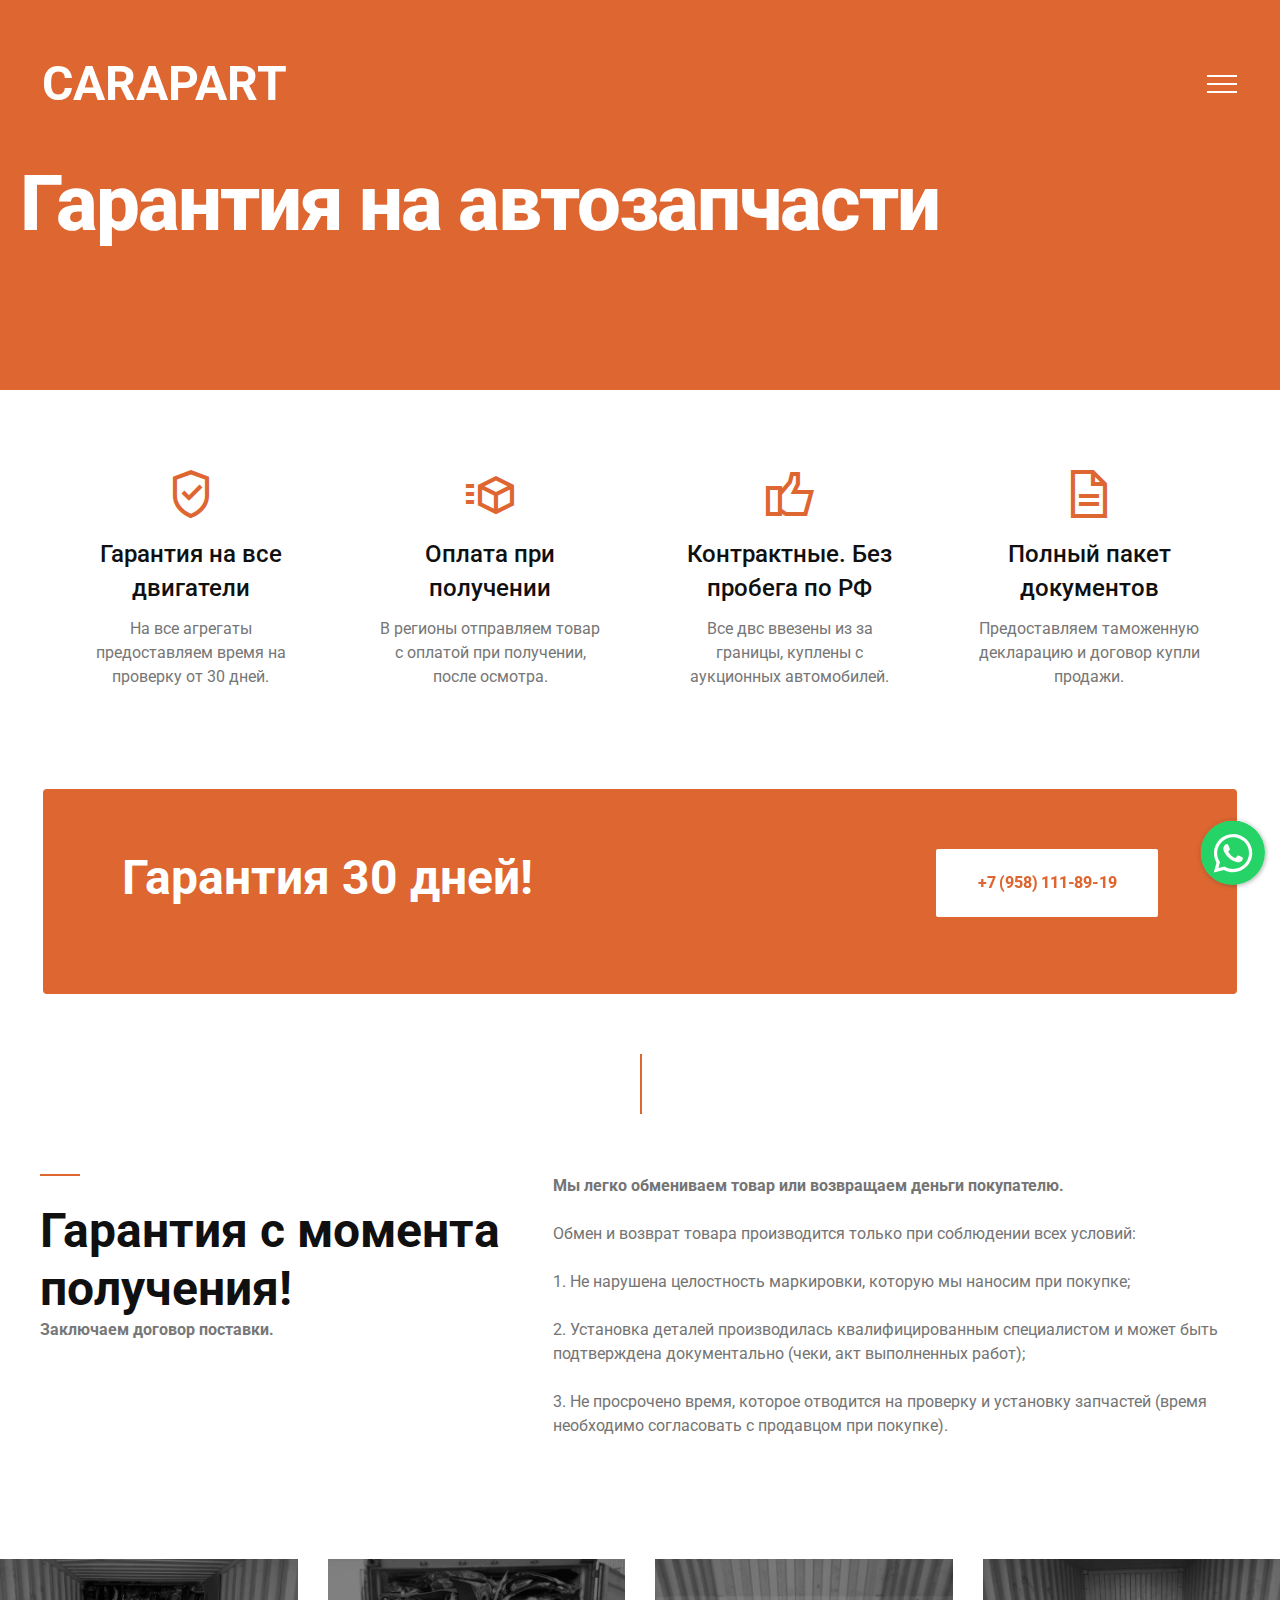
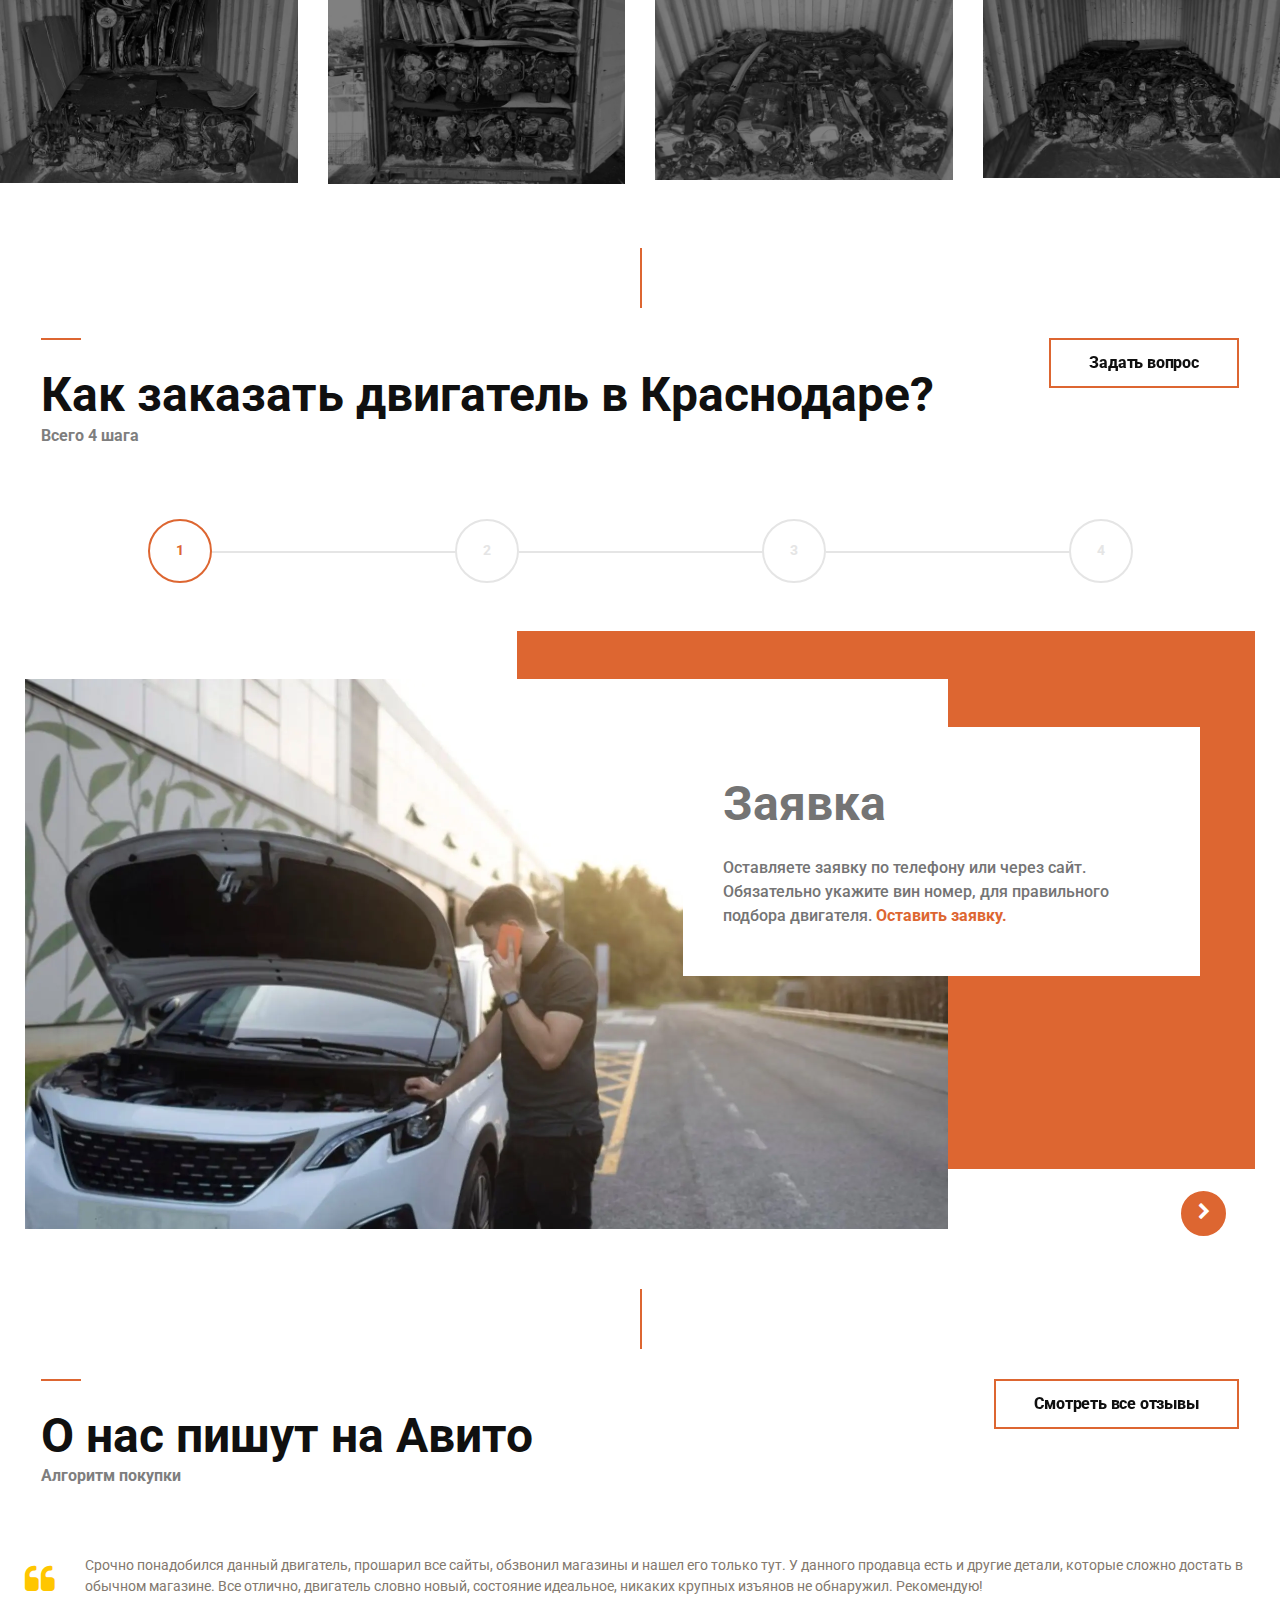
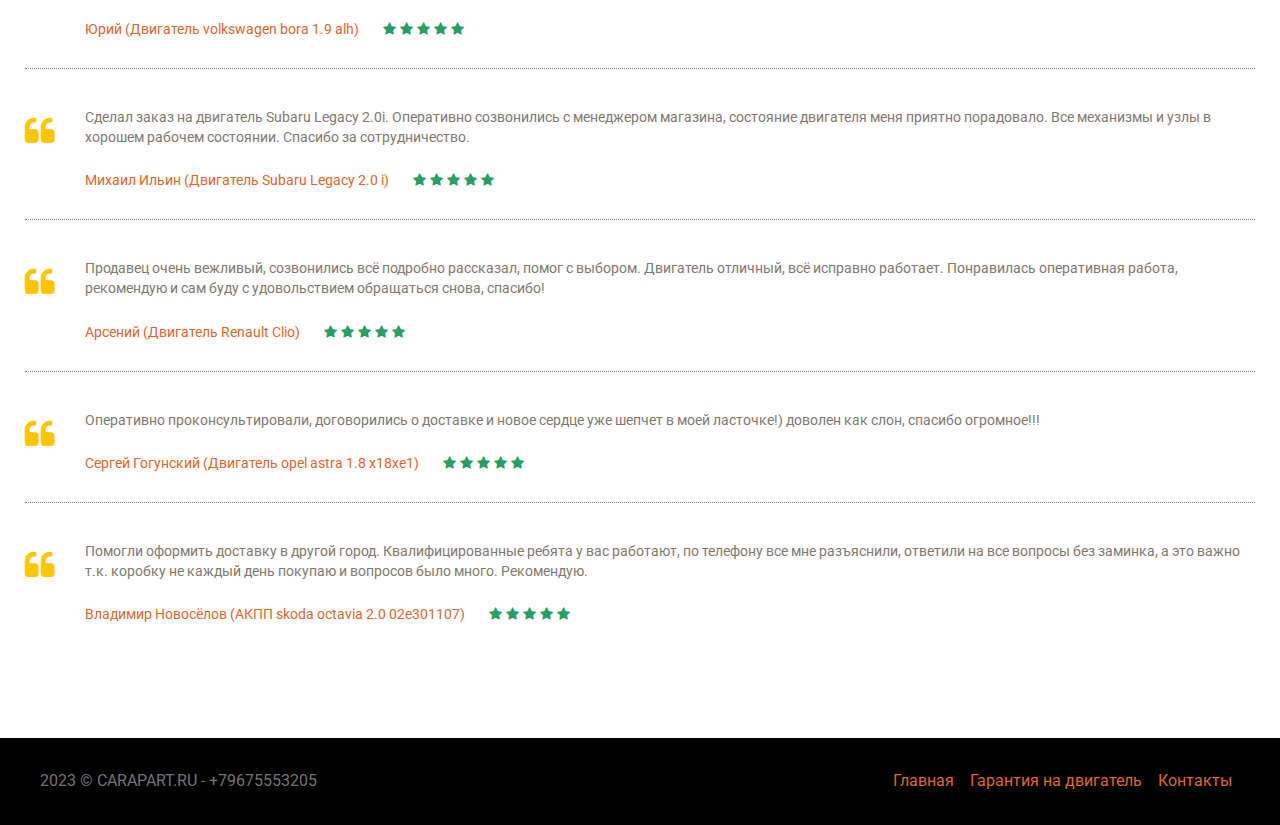
<file: garantia.html>
<!DOCTYPE html>
<html  >
<head>
  
  <meta charset="UTF-8">
  <meta http-equiv="X-UA-Compatible" content="IE=edge">
  
  <meta name="twitter:card" content="summary_large_image"/>
  <meta name="twitter:image:src" content="assets/images/garantia-meta.jpg">
  <meta property="og:image" content="assets/images/garantia-meta.jpg">
  <meta name="twitter:title" content="Гарантия на автозапчасти Carapart">
  <meta name="viewport" content="width=device-width, initial-scale=1, minimum-scale=1">
  <link rel="shortcut icon" href="assets/images/favicon-32x32-2.png" type="image/x-icon">
  <meta name="description" content="На двигатели предоставляем время на проверку 30 дней с момента получения.">
  
  
  <title>Гарантия на автозапчасти Carapart</title>
  <link rel="stylesheet" href="assets/web/assets/mobirise-icons2/mobirise2.css">
  <link rel="stylesheet" href="assets/web/assets/mobirise-icons/mobirise-icons.css">
  <link rel="stylesheet" href="assets/FontAwesome/css/font-awesome.css">
  <link rel="stylesheet" href="assets/tether/tether.min.css">
  <link rel="stylesheet" href="assets/bootstrap/css/bootstrap.min.css">
  <link rel="stylesheet" href="assets/bootstrap/css/bootstrap-grid.min.css">
  <link rel="stylesheet" href="assets/bootstrap/css/bootstrap-reboot.min.css">
  <link rel="stylesheet" href="assets/chatbutton/floating-wpp.css">
  <link rel="stylesheet" href="assets/popup-overlay-plugin/style.css">
  <link rel="stylesheet" href="assets/dropdown/css/style.css">
  <link rel="stylesheet" href="assets/formstyler/jquery.formstyler.css">
  <link rel="stylesheet" href="assets/formstyler/jquery.formstyler.theme.css">
  <link rel="stylesheet" href="assets/datepicker/jquery.datetimepicker.min.css">
  <link rel="stylesheet" href="assets/socicon/css/styles.css">
  <link rel="stylesheet" href="assets/theme/css/style.css">
  <link rel="stylesheet" href="assets/recaptcha.css">
  <link rel="preload" href="https://fonts.googleapis.com/css?family=Roboto:100,100i,300,300i,400,400i,500,500i,700,700i,900,900i&display=swap" as="style" onload="this.onload=null;this.rel='stylesheet'">
  <noscript><link rel="stylesheet" href="https://fonts.googleapis.com/css?family=Roboto:100,100i,300,300i,400,400i,500,500i,700,700i,900,900i&display=swap"></noscript>
  <link rel="preload" as="style" href="assets/mobirise/css/mbr-additional.css"><link rel="stylesheet" href="assets/mobirise/css/mbr-additional.css" type="text/css">

  
  
  

</head>
<body>
  
  <section class="menu cid-tq1nGuggW6" once="menu" id="menu1-77">

    


    <nav class="navbar navbar-dropdown navbar-fixed-top collapsed">
      <div class="container">
        <div class="navbar-brand">
            
            <span class="navbar-caption-wrap"><a class="navbar-caption text-white text-primary display-2" href="index.html">CARAPART</a></span>
        </div>
        <button class="navbar-toggler" type="button" data-toggle="collapse" data-target="#navbarSupportedContent" aria-controls="navbarNavAltMarkup" aria-expanded="false" aria-label="Toggle navigation">
            <div class="hamburger">
              <span></span>
              <span></span>
              <span></span>
              <span></span>
            </div>
        </button>
        <div class="collapse navbar-collapse" id="navbarSupportedContent">
            <ul class="navbar-nav nav-dropdown" data-app-modern-menu="true"><li class="nav-item">
                <a class="nav-link link text-white text-primary display-4" href="index.html">Главная<br></a>
              </li><li class="nav-item"><a class="nav-link link text-white text-primary display-4" href="tel:+79675553205">+79675553205<br><br>zakaz@carapart.ru<br></a></li>
              <li class="nav-item dropdown open"><a class="nav-link link text-white dropdown-toggle display-4" href="#" aria-expanded="true" data-toggle="dropdown-submenu">Меню</a><div class="dropdown-menu"><a class="text-white dropdown-item text-primary display-4" href="garantia.html" aria-expanded="false">Гарантия</a><a class="text-white dropdown-item text-primary display-4" href="oplata.html" aria-expanded="false">Оплата</a></div></li></ul>
            
        </div>
      </div>
    </nav>
</section>

<section data-bs-version="5.1" class="header4 algom5 cid-tq1nGlfMGw" id="aheader4-6u">

    

    
    

    <div class="container">
        <div class="row">
            <div class="col-12 p-0">
                <div class="content-container">
                    <h1 class="mbr-section-title mbr-fonts-style display-1">Гарантия на автозапчасти</h1>
                    
                    
                    
                </div>
            </div>
        </div>
    </div>
</section>

<section class="features2 studiom4_features2 cid-tq1nGm2xFy" id="features2-6v">

	

	
	<div class="container">
		<div class="row">

			<div class="card col-12 col-md-6 col-lg-3">
				<div class="card-inner">
					<div class="card-img  align-center">
						<span class="mbr-iconfont mobi-mbri-protect mobi-mbri"></span>
					</div>
					<div class="card-box">
						<h4 class="card-title align-center mbr-fonts-style mbr-black display-5">Гарантия на все двигатели</h4>
						<p class="mbr-text align-center mbr-fonts-style display-7">
							На все агрегаты предоставляем время на проверку от 30 дней.</p>
						
					</div>
				</div>

			</div>

			<div class="card col-12 col-md-6 col-lg-3">
				<div class="card-inner">
					<div class="card-img  align-center">
						<span class="mbr-iconfont mobi-mbri-delivery mobi-mbri"></span>
					</div>
					<div class="card-box">
						<h4 class="card-title align-center mbr-fonts-style mbr-black display-5">Оплата при получении</h4>
						<p class="mbr-text align-center mbr-fonts-style display-7">
							В регионы отправляем товар с оплатой при получении, после осмотра.</p>
						
					</div>
				</div>

			</div>

			<div class="card col-12 col-md-6 col-lg-3">
				<div class="card-inner">
					<div class="card-img  align-center">
						<span class="mbr-iconfont mobi-mbri-like mobi-mbri"></span>
					</div>
					<div class="card-box">
						<h4 class="card-title align-center mbr-fonts-style mbr-black display-5">Контрактные. Без пробега по РФ</h4>
						<p class="mbr-text align-center mbr-fonts-style display-7">Все двс ввезены из за границы, куплены с аукционных автомобилей.</p>
						
					</div>
				</div>

			</div>

			<div class="card col-12 col-md-6 align-center col-lg-3">
				<div class="card-inner">
					<div class="card-img">
						<span class="mbr-iconfont mobi-mbri-file mobi-mbri"></span>
					</div>
					<div class="card-box">
						<h4 class="card-title align-center mbr-fonts-style mbr-black display-5">
							Полный пакет документов</h4>
						<p class="mbr-text align-center mbr-fonts-style display-7">
							Предоставляем таможенную декларацию и договор купли продажи.</p>
						
					</div>
				</div>
			</div>
		</div>
	</div>
</section>

<section class="content6 studiom4_content6 cid-tq1nGmQcOl" id="content6-6w">
	

	

	<div class="container">
		<div class="row wrapper">
			<div class="col-sm-12 col-md-12 col-lg-6 text-block">
				<h1 class="mbr-section-title mbr-semibold mbr-fonts-style mbr-white display-2">Гарантия 30 дней!</h1>
				
				
			</div>
			<div class="col-sm-12 col-md-12 col-lg-6 block-btn m-auto">
				<div class="mbr-section-btn"><a class="btn btn-white display-7" href="#">+7 (958) 111-89-19</a></div>
			</div>
		</div>
	</div>
</section>

<section class="mbr-section info3 vertical-line cid-tq1nGoLuWy" id="info2-6z">

    

    
    <div class="container">
        <div class="row">
            <div class="col-lg-5 container-column">
              <div class="line-title"></div>
              <h2 class="align-left mbr-fonts-style mbr-section-title mbr-bold mbr-black display-2">Гарантия с момента получения!</h2>
              <h3 class="mbr-section-subtitle mbr-bold align-left mbr-fonts-style display-7">Заключаем договор поставки.<div>
</div></h3>
            </div>
            <p class="mbr-text mbr-fonts-style col-lg-7 display-7"><strong>Мы легко обмениваем товар или возвращаем деньги покупателю.<br></strong><br>Обмен и возврат товара производится только при соблюдении всех условий:<br><br>1. Не нарушена целостность маркировки, которую мы наносим при покупке;<br><br>2. Установка деталей производилась квалифицированным специалистом и может быть подтверждена документально (чеки, акт выполненных работ);<br><br>3. Не просрочено время, которое отводится на проверку и установку запчастей (время необходимо согласовать с продавцом при покупке).</p>
        </div>
    </div>
</section>

<section class="carousel slide testimonials-slider extTestimonials cid-tq1nGp7TDJ" data-interval="false" id="slider2-70">
    
    

    

    <div class="container-fluid align-center">
      <div class="row">
        <div class="carousel slide" role="listbox" data-pause="true" data-keyboard="false" data-ride="false" data-interval="false">
          <!-- <div mbr-list mbr-list-grow="testimonialsSlides" class="carousel-inner"> -->
            <ol class="carousel-indicators">
              <li data-target="#carouselExampleIndicators" data-slide-to="0" class="active"></li>
              
            </ol>
                <div class="carousel-item">
                    <div class="row justify-content-center">
                        <div class="col-md-6 img-card col-lg-3">                          
                            <div class="img-block">
                              <div class="wrapper-img">
                                  <img src="assets/images/-2022-11-27-12.59.24-min-633x477.webp" alt="" title="">
                              </div>
                              <div class="title-block">
                                
                                                   
                                <div class="card-icon">
                                  
                                </div>
                              </div>
                            </div>
                        </div>
                        <div class="col-md-6 img-card col-lg-3">
                            
                            <div class="img-block">
                              <div class="wrapper-img">
                                  <img src="assets/images/-2022-11-27-12.59.39-min-633x478.webp" alt="" title="">
                                 
                              </div>
                              <div class="title-block">
                                
                                                   
                                <div class="card-icon">
                                  
                                </div>
                              </div>
                            </div>           
                        </div>
                        
                        <div class="col-md-6 img-card col-lg-3">
                            <div class="img-block">
                                <div class="wrapper-img">
                                    <img src="assets/images/-2022-11-27-12.59.32-min-633x469.webp" alt="" title="">
                                </div>
                                <div class="title-block">
                                                    
                                  
                                  
                                  <div class="card-icon">
                                    
                                  </div> 
                                </div>
                            </div>                    
                        </div>
                        <div class="col-md-6 img-card col-lg-3">
                            
                            <div class="img-block">
                                <div class="wrapper-img">
                                    <img src="assets/images/-2022-11-27-12.59.49-633x465.webp" alt="">
                                </div>
                                <div class="title-block">
                                  
                                                     
                                  <div class="card-icon">
                                    
                                  </div>
                                </div>
                            </div>                    
                        </div>
                    </div>
                </div>
            <div class="carousel-item">
                    <div class="row justify-content-center">
                        <div class="col-md-6 img-card col-lg-3">
                          
                          <div class="img-block">
                              <div class="wrapper-img">
                                  <img src="assets/images/-2022-11-27-12.59.12-min-633x476.webp" alt="">
                              </div>
                              <div class="title-block">
                                
                                                   
                                <div class="card-icon">
                                  
                                </div>
                              </div>
                          </div>            
                        </div>
                        <div class="col-md-6 img-card col-lg-3">
                            <div class="img-block">
                                <div class="wrapper-img">
                                    <img src="assets/images/-2022-11-27-12.59.39-min-633x478.webp" alt="" title="">
                                </div>
                                <div class="title-block">
                                  
                                                     
                                  <div class="card-icon">
                                    
                                  </div>
                                </div>
                            </div>                    
                        </div>
                        <div class="col-md-6 img-card col-lg-3">
                          <div class="img-block">
                              <div class="wrapper-img">
                                  <img src="assets/images/-2022-11-27-13.00.15-633x459.webp" alt="" title="">
                              </div>
                              <div class="title-block">
                                
                                                   
                                <div class="card-icon">
                                  
                                </div>
                              </div>
                          </div>            
                        </div>
                        <div class="col-md-6 img-card col-lg-3">
                          <div class="img-block">
                            <div class="wrapper-img">
                                <img src="assets/images/people-6.webp">
                            </div>
                            <div class="title-block">
                              
                              <div class="card-icon">
                              
                              </div>           
                            </div>
                          </div>            
                        </div>
                    </div>
                </div>
              </div>
            <!-- <div class="carousel-controls">
              <a class="carousel-control-prev" role="button" data-slide="prev">
                <span aria-hidden="true" class="mbri-left mbr-iconfont"></span>
                <span class="sr-only">Previous</span>
              </a>
              <a class="carousel-control-next" role="button" data-slide="next">
                <span aria-hidden="true" class="mbri-right mbr-iconfont"></span>
                <span class="sr-only">Next</span>
              </a>
            </div> -->
        </div>
      </div>
    <!-- </div> -->
    
</section>

<section class="mbr-section info3 vertical-line cid-tq1nGpZHXx" id="info1-71">

    

    
    <div class="container">
        <div class="wrapper">
            <div class="container-column">
              <div class="line-title"></div>
              <h2 class="align-left mbr-fonts-style mbr-section-title mbr-black display-2">Как заказать двигатель в Краснодаре?</h2>
              <h3 class="mbr-section-subtitle mbr-bold align-left mbr-fonts-style display-7">Всего 4 шага</h3>
            </div>
            <div class="mbr-section-btn align-left"><a class="btn btn-danger-outline display-7" href="#">Задать вопрос</a></div>
        </div>
    </div>
</section>

<section class="carousel slider1 slide testimonials-slider cid-tq1nGqpjYF" data-interval="false" id="slider1-72">

    

    

    <div class="container text-center">

        <div class="carousel slide" role="listbox" data-pause="true" data-keyboard="false" data-ride="false" data-interval="false">
                 <div class="media-container-row">       
            <div class="carousel-indicators">
                        <li class="li1 active display-4" data-slide-to="0"></li>
                        <li class="li2 display-4" data-slide-to="1"></li>
                        <li class="li3 display-4" data-slide-to="2"></li>
                        <li class="li4 display-4" data-slide-to="3"></li>
            </div>
            </div>
            
            <div class="carousel-inner">
                
              
            <div class="carousel-item">
                    <div class="back"> </div>
                    <div class="media-container-row">
                        
                        <div class="col-lg-9 col-12 image-element align-self-stretch">
                                <img src="assets/images/zayavka-vinw-1845x1228.webp" alt="">
                        </div>
                        
                        <div class="col-lg-3 col-12">
                        <div class="card-wrap">
                    <h1 class="mbr-section-title align-center mbr-fonts-style mbr-bold display-2">Заявка</h1>
                    <h3 class="mbr-section-text align-center mbr-fonts-style mb-0 display-7">Оставляете заявку по телефону или через сайт. Обязательно укажите вин номер, для правильного подбора двигателя. <a href="#" class="text-primary" data-toggle="modal" data-bs-toggle="modal" data-target="#mbr-popup-2" data-bs-target="#mbr-popup-2"><strong>Оставить заявку.</strong></a><br></h3>
                    
                </div>
            </div>
      </div>
                </div><div class="carousel-item">
                    <div class="back"> </div>
                    <div class="media-container-row">
                        
                        <div class="col-lg-9 col-12 image-element align-self-stretch">
                                <img src="assets/images/3345677-1-730x728.webp" alt="">
                        </div>
                       <div class="col-lg-3 col-12">
                        <div class="card-wrap">
                    <h1 class="mbr-section-title align-center mbr-fonts-style mbr-bold display-2">Подбор варианта</h1>
                    <h3 class="mbr-section-text align-center mbr-fonts-style mb-0 display-7">Наши специалисты подбирают лучший вариант по пробегу и комплектации. Присылают фото и видео двигателя. Согласовываем подобранный вариант.</h3>
                    
                </div>
            </div>
                    </div>
                </div><div class="carousel-item">
                    <div class="back"> </div>
                    <div class="media-container-row">
                        
                        <div class="col-lg-9 col-12 image-element align-self-stretch">
                                <img src="assets/images/jd8d993jriu98-783x592.webp" alt="">
                        </div>
                        <div class="col-lg-3 col-12">
                        <div class="card-wrap">
                    <h1 class="mbr-section-title align-center mbr-fonts-style mbr-bold display-2">Доставка</h1>
                    <h3 class="mbr-section-text align-center mbr-fonts-style mb-0 display-7">Бесплатно доставляем двигатель до транспортной компании, далее оформляем перевозку до города покупателя. Перед отгрузкой присылаем транспортную накладную, для отслеживания товара.</h3>
                    
                </div>
            </div>
                    </div>
                </div><div class="carousel-item">
                    <div class="back"> </div>
                    <div class="media-container-row">
                        
                        <div class="col-lg-9 col-12 image-element align-self-stretch">
                                <img src="assets/images/-2022-11-27-12.53-548x684.webp" alt="">
                        </div>
                        
                        <div class="col-lg-3 col-12">
                        <div class="card-wrap">
                    <h1 class="mbr-section-title align-center mbr-fonts-style mbr-bold display-2">Оплата</h1>
                    <h3 class="mbr-section-text align-center mbr-fonts-style mb-0 display-7">По поступлению двигателя в город покупателя, оповещаем покупателя и приглашаем на получение.<br>Оплата производится после осмотра двигателя в транспортной компании.</h3>
                    
                </div>
            </div>
                    </div>
                </div></div>

            <div class="carousel-controls">
                <a class="carousel-control-next" role="button" data-slide="next">
                    <span aria-hidden="true" class="mobi-mbri mobi-mbri-arrow-next icon-right fa fa-chevron-right mbr-iconfont sign"></span>
                    <span class="sr-only">Next</span>
                </a>
            </div>
        </div>
    </div>
</section>

<section class="mbr-section info3 vertical-line cid-tq1nGrxKBP" id="info1-73">

    

    
    <div class="container">
        <div class="wrapper">
            <div class="container-column">
              <div class="line-title"></div>
              <h2 class="align-left mbr-fonts-style mbr-section-title mbr-black display-2">О нас пишут на Авито</h2>
              <h3 class="mbr-section-subtitle mbr-bold align-left mbr-fonts-style display-7">Алгоритм покупки</h3>
            </div>
            <div class="mbr-section-btn align-left"><a class="btn btn-danger-outline display-7" href="https://www.avito.ru/user/ed71c82151eab15a6162479da1a57782/profile" target="_blank">Смотреть все отзывы</a></div>
        </div>
    </div>
</section>

<section class="testimonials3 cleanm4_testimonials3 cid-tq1nGrXNLd" id="testimonials3-74">

	

	

	<div class="container">
		<div class="row">
			<div class="col-md-12 col-lg-12">
				<div class="wrap">
					<span class="mbr-iconfont ico1 fa-quote-left fa"></span>
					<div class="content">
						<p class="mbr-text mbr-regular pb-1 align-left mbr-fonts-style display-4">
							Срочно понадобился данный двигатель, прошарил все сайты, обзвонил магазины и нашел его только тут. У данного продавца есть и другие детали, которые сложно достать в обычном магазине. Все отлично, двигатель словно новый, состояние идеальное, никаких крупных изъянов не обнаружил. Рекомендую!
						</p>
						<div class="author">
							<h3 class="mbr-section-subtitle align-left mbr-semibold mbr-fonts-style display-4"><a href="https://www.avito.ru/user/f85f568573d8dd2b23c109b76709a958/profile?gdlkerfdnwq=101&shopId=3125101&page_from=from_item_card&iid=2946093564" class="text-primary" target="_blank">Юрий (Двигатель volkswagen bora 1.9 alh)</a></h3>
							<div class="ico-line">
								<div class="mbr-iconfont mbr-iconfont-social fa-star fa" media-simple="true"></div>
								<div class="mbr-iconfont mbr-iconfont-social fa-star fa" media-simple="true"></div>
								<div class="mbr-iconfont mbr-iconfont-social fa-star fa" media-simple="true"></div>
								<div class="mbr-iconfont mbr-iconfont-social fa-star fa" media-simple="true"></div>
								<div class="mbr-iconfont mbr-iconfont-social fa-star fa" media-simple="true"></div>
							</div>
						</div>
					</div>

				</div>
			</div>
			<div class="col-md-12 col-lg-12">
				<div class="wrap">
					<span class="mbr-iconfont ico1 fa-quote-left fa"></span>
					<div class="content">
						<p class="mbr-text mbr-regular pb-1 align-left mbr-fonts-style display-4">
							Сделал заказ на двигатель Subaru Legacy 2.0i. Оперативно созвонились с менеджером магазина, состояние двигателя меня приятно порадовало. Все механизмы и узлы в хорошем рабочем состоянии. Спасибо за сотрудничество.
						</p>
						<div class="author">
							<h3 class="mbr-section-subtitle align-left mbr-semibold mbr-fonts-style display-4"><a href="https://www.avito.ru/user/f85f568573d8dd2b23c109b76709a958/profile?gdlkerfdnwq=101&shopId=3125101&page_from=from_item_card&iid=2946093564" class="text-primary">Михаил Ильин (Двигатель Subaru Legacy 2.0 i)</a></h3>
							<div class="ico-line">
								<div class="mbr-iconfont mbr-iconfont-social fa-star fa" media-simple="true"></div>
								<div class="mbr-iconfont mbr-iconfont-social fa-star fa" media-simple="true"></div>
								<div class="mbr-iconfont mbr-iconfont-social fa-star fa" media-simple="true"></div>
								<div class="mbr-iconfont mbr-iconfont-social fa-star fa" media-simple="true"></div>
								<div class="mbr-iconfont mbr-iconfont-social fa-star fa" media-simple="true"></div>
							</div>
						</div>
					</div>
				</div>
			</div>
			<div class="col-md-12 col-lg-12">
				<div class="wrap">
					<span class="mbr-iconfont ico1 fa-quote-left fa"></span>
					<div class="content">
						<p class="mbr-text mbr-regular pb-1 align-left mbr-fonts-style display-4">Продавец очень вежливый, созвонились всё подробно рассказал, помог с выбором. Двигатель отличный, всё исправно работает. Понравилась оперативная работа, рекомендую и сам буду с удовольствием обращаться снова, спасибо!<br></p>
						<div class="author">
							<h3 class="mbr-section-subtitle align-left mbr-semibold mbr-fonts-style display-4"><a href="https://www.avito.ru/user/f85f568573d8dd2b23c109b76709a958/profile?gdlkerfdnwq=101&shopId=3125101&page_from=from_item_card&iid=2946093564" class="text-primary" target="_blank">Арсений (Двигатель Renault Clio)</a></h3>
							<div class="ico-line">
								<div class="mbr-iconfont mbr-iconfont-social fa-star fa" media-simple="true"></div>
								<div class="mbr-iconfont mbr-iconfont-social fa-star fa" media-simple="true"></div>
								<div class="mbr-iconfont mbr-iconfont-social fa-star fa" media-simple="true"></div>
								<div class="mbr-iconfont mbr-iconfont-social fa-star fa" media-simple="true"></div>
								<div class="mbr-iconfont mbr-iconfont-social fa-star fa" media-simple="true"></div>
							</div>
						</div>
					</div>
				</div>
			</div>
			<div class="col-md-12 col-lg-12">
				<div class="wrap">
					<span class="mbr-iconfont ico1 fa-quote-left fa"></span>
					<div class="content">
						<p class="mbr-text mbr-regular pb-1 align-left mbr-fonts-style display-4">
							Оперативно проконсультировали, договорились о доставке и новое сердце уже шепчет в моей ласточке!) доволен как слон, спасибо огромное!!!
						</p>
						<div class="author">
							<h3 class="mbr-section-subtitle align-left mbr-semibold mbr-fonts-style display-4"><a href="https://www.avito.ru/user/f85f568573d8dd2b23c109b76709a958/profile?gdlkerfdnwq=101&shopId=3125101&page_from=from_item_card&iid=2946093564" class="text-primary" target="_blank">Сергей Гогунский (Двигатель opel astra 1.8 x18xe1)</a></h3>
							<div class="ico-line">
								<div class="mbr-iconfont mbr-iconfont-social fa-star fa" media-simple="true"></div>
								<div class="mbr-iconfont mbr-iconfont-social fa-star fa" media-simple="true"></div>
								<div class="mbr-iconfont mbr-iconfont-social fa-star fa" media-simple="true"></div>
								<div class="mbr-iconfont mbr-iconfont-social fa-star fa" media-simple="true"></div>
								<div class="mbr-iconfont mbr-iconfont-social fa-star fa" media-simple="true"></div>
							</div>
						</div>
					</div>
				</div>
			</div>
			<div class="col-md-12 col-lg-12 last-child">
				<div class="wrap">
					<span class="mbr-iconfont ico1 fa-quote-left fa"></span>
					<div class="content">
						<p class="mbr-text mbr-regular pb-1 align-left mbr-fonts-style display-4">Помогли оформить доставку в другой город. Квалифицированные ребята у вас работают, по телефону все мне разъяснили, ответили на все вопросы без заминка, а это важно т.к. коробку не каждый день покупаю и вопросов было много. Рекомендую.</p>
						<div class="author">
							<h3 class="mbr-section-subtitle align-left mbr-semibold mbr-fonts-style display-4"><a href="https://www.avito.ru/user/f85f568573d8dd2b23c109b76709a958/profile?gdlkerfdnwq=101&shopId=3125101&page_from=from_item_card&iid=2946093564" class="text-primary" target="_blank">Владимир Новосёлов&nbsp;(АКПП skoda octavia 2.0 02e301107)</a><br></h3>
							<div class="ico-line">
								<div class="mbr-iconfont mbr-iconfont-social fa-star fa" media-simple="true"></div>
								<div class="mbr-iconfont mbr-iconfont-social fa-star fa" media-simple="true"></div>
								<div class="mbr-iconfont mbr-iconfont-social fa-star fa" media-simple="true"></div>
								<div class="mbr-iconfont mbr-iconfont-social fa-star fa" media-simple="true"></div>
								<div class="mbr-iconfont mbr-iconfont-social fa-star fa" media-simple="true"></div>
							</div>
						</div>
					</div>
				</div>
			</div>
		</div>
	</div>
</section>

<section once="footers" class="cid-tq1nGuWRFG" id="footer1-78">

    

    

    <div class="container">
      <div class="row">
        <div class="media-container-row mbr-white col-lg-12">
          <div class="row-copirayt col-sm-12 col-md-12 col-lg-6">
            <p class="mbr-text mb-0 mbr-fonts-style mbr-white align-left display-7">
              2023 © CARAPART.RU&nbsp;- +79675553205</p>
          </div>
            <div class="row-links col-md-12 col-lg-6">
              <ul class="foot-menu">
                
                
                
                
                
              <li class="foot-menu-item mbr-fonts-style display-7"><a href="index.html" class="text-primary">Главная</a></li><li class="foot-menu-item mbr-fonts-style display-7"><a href="garantia.html" class="text-primary">Гарантия на двигатель</a></li><li class="foot-menu-item mbr-fonts-style display-7"><a href="index.html#form02-1" class="text-primary">Контакты</a></li></ul>
            </div>
        </div>
    </div>
  </div>
</section>

<div class="modal mbr-popup cid-tq1nGvtzXS fade" tabindex="-1" role="dialog" data-overlay-color="#000000" data-overlay-opacity="0.8" id="mbr-popup-2" aria-hidden="true">
        <div class="modal-dialog modal-dialog-centered" role="document">
            <div class="modal-content">
                <div class="container position-static margin-center-pos">
                    <div class="modal-header pb-0">
                        <h5 class="modal-title mbr-fonts-style display-5">Форма запроса</h5>
                        <button type="button" class="close d-flex" data-dismiss="modal" data-bs-dismiss="modal" aria-label="Close">
                            <svg version="1.1" xmlns="http://www.w3.org/2000/svg" width="23" height="23" viewBox="0 0 23 23" fill="currentColor">
                                <path d="M13.4 12l10.3 10.3-1.4 1.4L12 13.4 1.7 23.7.3 22.3 10.6 12 .3 1.7 1.7.3 12 10.6 22.3.3l1.4 1.4L13.4 12z">
                                </path>
                            </svg>
                        </button>
                    </div>

                    <div class="modal-body">
                        <p class="mbr-text mbr-fonts-style display-7">Заполните форму и получите ответ на телефон.</p>

                        <div>
                            
                            

                            <div class="form-wrapper" data-form-type="formoid">
<!--Formbuilder Form-->
<form action="https://mobirise.eu/" method="POST" class="mbr-form form-with-styler" data-form-title="Mobirise Form"><input type="hidden" name="email" data-form-email="true" value="H/DjpYARKMVTkVG9+OmvMP0+uyLcazFRAEzn78nmKdkIwi9mPo+LaWz3PyCgcDY72vfC/3MSzGmE+3y3dLqFMlAaVdaGIPZrNa1a+d0LkZ0kxoqrmAddMGvEysj7rAJo.ZlOMSj6voh+Reqqlf6b/xWGXdx5HqESniZr/X0JPYOeZpkGDatfabxW8Cu4z/rJ9ryec5DijMBHOKiGL6WQhmJ9hwxY0iZfvGjxyASskFund12lytGHjVq/AjLfdyxTK">
<div class="">
<div hidden="hidden" data-form-alert="" class="alert alert-success col-12">Спасибо. В ближайшее время пришлем ответ.</div>
<div hidden="hidden" data-form-alert-danger="" class="alert alert-danger col-12"> </div>
</div>
<div class="dragArea">

<div class="col form-group" data-for="lastName">
<input type="text" name="lastName" placeholder="Телефон" data-form-field="Last Name" required="required" class="form-control display-7" value="" id="lastName-mbr-popup-79">
</div>
<div data-for="Что интересует?" class="col-lg-12 col-md-12 col-sm-12 form-group">
<textarea name="Что интересует?" placeholder="Что интересует?" data-form-field="Что интересует?" class="form-control display-7" id="Что интересует?-mbr-popup-79"></textarea>
</div>
<div class="col input-group-btn">
<button type="submit" class="btn btn-primary display-4">Отправить</button>
</div>
</div>
</form><!--Formbuilder Form-->
</div>
                        </div>
                    </div>

                    
                </div>
            </div>
        </div>
    </div>


<script src="assets/web/assets/jquery/jquery.min.js"></script>
  <script src="assets/popper/popper.min.js"></script>
  <script src="assets/tether/tether.min.js"></script>
  <script src="assets/bootstrap/js/bootstrap.min.js"></script>
  <script src="assets/smoothscroll/smooth-scroll.js"></script>
  <script src="assets/chatbutton/floating-wpp.js"></script>
  <script src="assets/chatbutton/script.js"></script>
  <script src="assets/bootstrapcarouselswipe/bootstrap-carousel-swipe.js"></script>
  <script src="assets/mbr-testimonials-slider/mbr-testimonials-slider.js"></script>
  <script src="assets/dropdown/js/nav-dropdown.js"></script>
  <script src="assets/dropdown/js/navbar-dropdown.js"></script>
  <script src="assets/touchswipe/jquery.touch-swipe.min.js"></script>
  <script src="assets/formstyler/jquery.formstyler.js"></script>
  <script src="assets/formstyler/jquery.formstyler.min.js"></script>
  <script src="assets/datepicker/jquery.datetimepicker.full.js"></script>
  <script src="assets/popup-plugin/script.js"></script>
  <script src="assets/popup-overlay-plugin/script.js"></script>
  <script src="assets/theme/js/script.js"></script>
  <script src="assets/formoid.min.js"></script>
  
  
  
<div id="chatbutton-wa" data-phone="+79675553205" data-showpopup="true" data-headertitle="👋  Напишите нам!" data-popupmessage="Привет!👋

Введите сообщение здесь. И продолжите диалог уже с телефона! 🔥

VINW - Контрактные двигатели" data-placeholder="Введите текст" data-position="left" data-headercolor="#39847a" data-backgroundcolor="#e5ddd5" data-autoopentimeout="7" data-size="65px"><div class="floating-wpp-button" style="width: 65px; height: 65px;"><div class="floating-wpp-button-image"><!--?xml version="1.0" encoding="UTF-8" standalone="no"?--><svg xmlns="http://www.w3.org/2000/svg" xmlns:xlink="http://www.w3.org/1999/xlink" style="isolation:isolate" viewBox="0 0 800 800" width="65" height="65"><defs><clipPath id="_clipPath_A3g8G5hPEGG2L0B6hFCxamU4cc8rfqzQ"><rect width="800" height="800"></rect></clipPath></defs><g clip-path="url(#_clipPath_A3g8G5hPEGG2L0B6hFCxamU4cc8rfqzQ)"><g><path d=" M 787.59 800 L 12.41 800 C 5.556 800 0 793.332 0 785.108 L 0 14.892 C 0 6.667 5.556 0 12.41 0 L 787.59 0 C 794.444 0 800 6.667 800 14.892 L 800 785.108 C 800 793.332 794.444 800 787.59 800 Z " fill="rgb(37,211,102)"></path></g><g><path d=" M 508.558 450.429 C 502.67 447.483 473.723 433.24 468.325 431.273 C 462.929 429.308 459.003 428.328 455.078 434.22 C 451.153 440.114 439.869 453.377 436.434 457.307 C 433 461.236 429.565 461.729 423.677 458.78 C 417.79 455.834 398.818 449.617 376.328 429.556 C 358.825 413.943 347.008 394.663 343.574 388.768 C 340.139 382.873 343.207 379.687 346.155 376.752 C 348.804 374.113 352.044 369.874 354.987 366.436 C 357.931 362.999 358.912 360.541 360.875 356.614 C 362.837 352.683 361.857 349.246 360.383 346.299 C 358.912 343.352 347.136 314.369 342.231 302.579 C 337.451 291.099 332.597 292.654 328.983 292.472 C 325.552 292.301 321.622 292.265 317.698 292.265 C 313.773 292.265 307.394 293.739 301.996 299.632 C 296.6 305.527 281.389 319.772 281.389 348.752 C 281.389 377.735 302.487 405.731 305.431 409.661 C 308.376 413.592 346.949 473.062 406.015 498.566 C 420.062 504.634 431.03 508.256 439.581 510.969 C 453.685 515.451 466.521 514.818 476.666 513.302 C 487.978 511.613 511.502 499.06 516.409 485.307 C 521.315 471.55 521.315 459.762 519.842 457.307 C 518.371 454.851 514.446 453.377 508.558 450.429 Z  M 401.126 597.117 L 401.047 597.117 C 365.902 597.104 331.431 587.661 301.36 569.817 L 294.208 565.572 L 220.08 585.017 L 239.866 512.743 L 235.21 505.332 C 215.604 474.149 205.248 438.108 205.264 401.1 C 205.307 293.113 293.17 205.257 401.204 205.257 C 453.518 205.275 502.693 225.674 539.673 262.696 C 576.651 299.716 597.004 348.925 596.983 401.258 C 596.939 509.254 509.078 597.117 401.126 597.117 Z  M 567.816 234.565 C 523.327 190.024 464.161 165.484 401.124 165.458 C 271.24 165.458 165.529 271.161 165.477 401.085 C 165.46 442.617 176.311 483.154 196.932 518.892 L 163.502 641 L 288.421 608.232 C 322.839 627.005 361.591 636.901 401.03 636.913 L 401.126 636.913 L 401.127 636.913 C 530.998 636.913 636.717 531.2 636.77 401.274 C 636.794 338.309 612.306 279.105 567.816 234.565" fill-rule="evenodd" fill="rgb(255,255,255)"></path></g></g></svg></div></div></div>
 
</body>
</html>
</file>
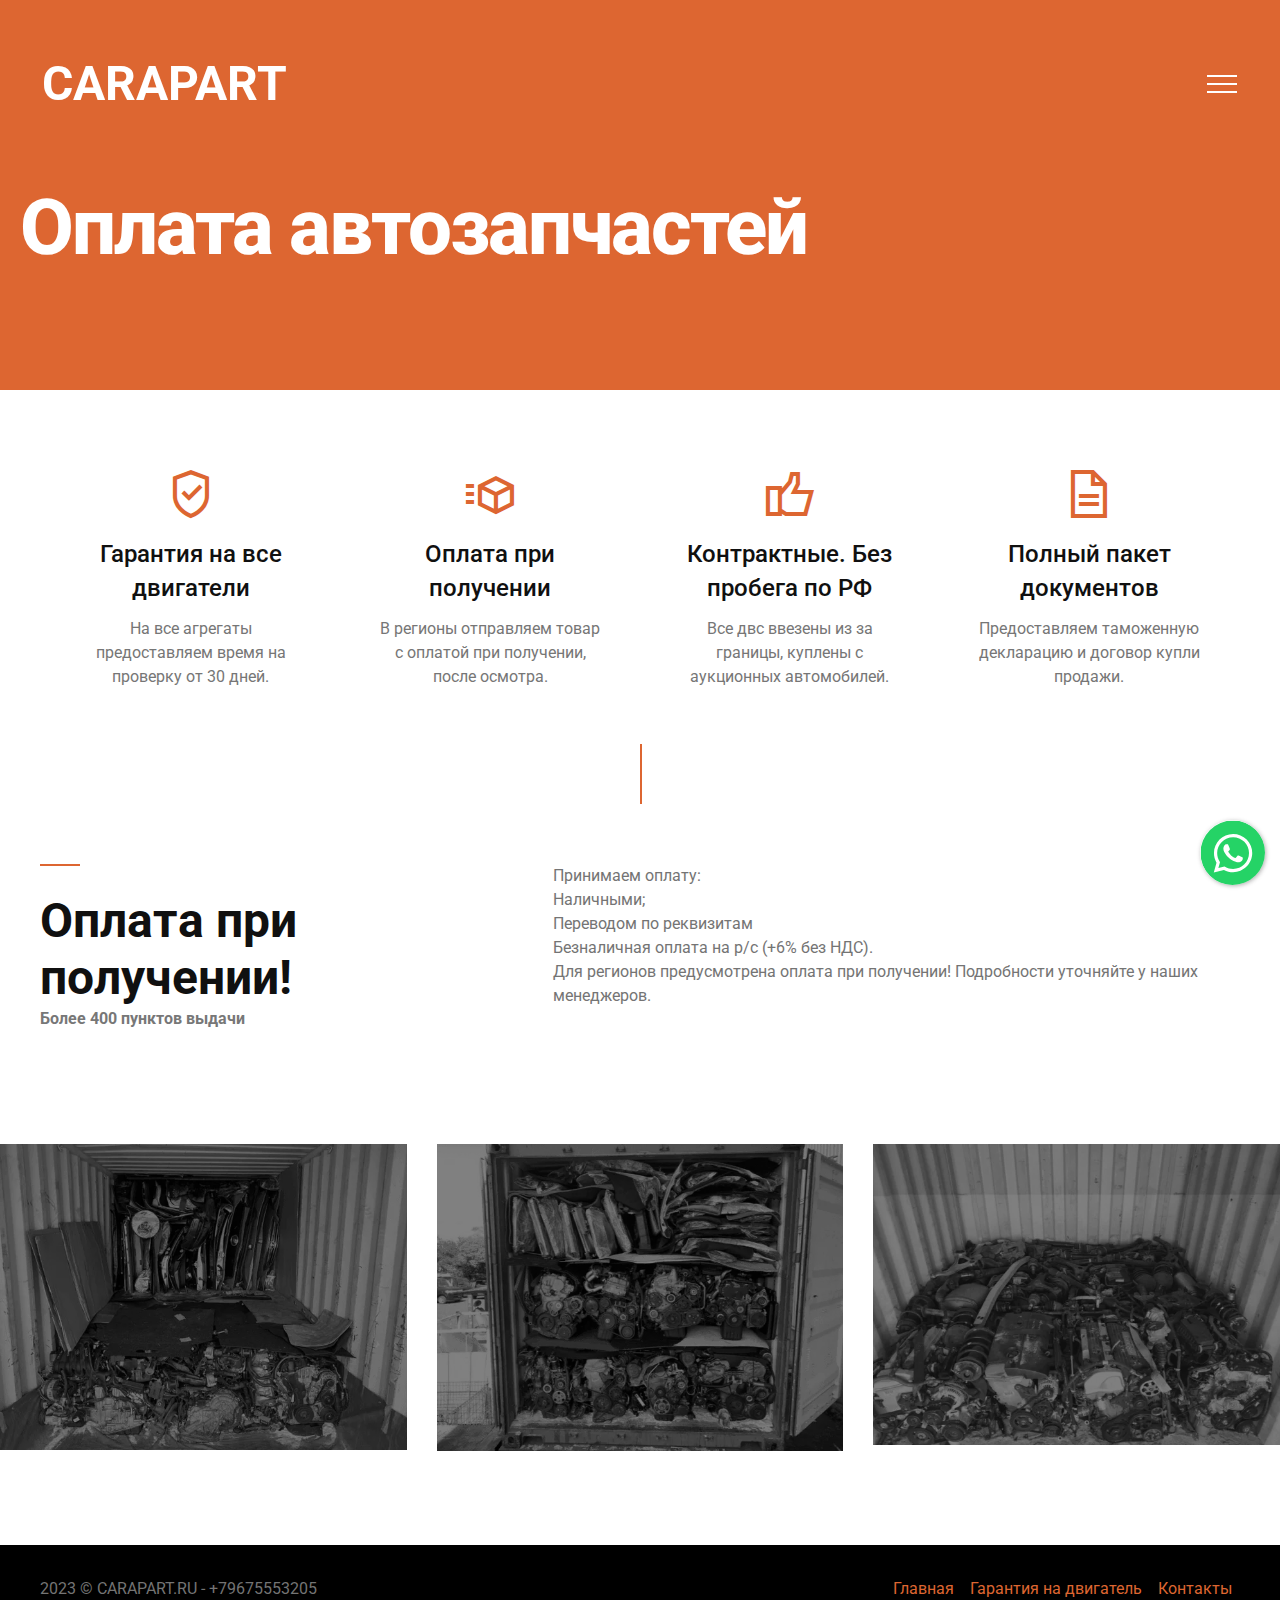
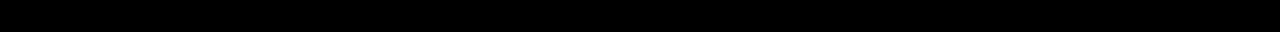
<file: oplata.html>
<!DOCTYPE html>
<html  >
<head>
  
  <meta charset="UTF-8">
  <meta http-equiv="X-UA-Compatible" content="IE=edge">
  
  <meta name="viewport" content="width=device-width, initial-scale=1, minimum-scale=1">
  <link rel="shortcut icon" href="assets/images/favicon-32x32-2.png" type="image/x-icon">
  <meta name="description" content="В магазине Carapart предусмотрена оплата наличными, переводом, по безналу. Подробности у менеджера.">
  
  
  <title>Оплата товаров Carapart</title>
  <link rel="stylesheet" href="assets/web/assets/mobirise-icons2/mobirise2.css">
  <link rel="stylesheet" href="assets/web/assets/mobirise-icons/mobirise-icons.css">
  <link rel="stylesheet" href="assets/tether/tether.min.css">
  <link rel="stylesheet" href="assets/bootstrap/css/bootstrap.min.css">
  <link rel="stylesheet" href="assets/bootstrap/css/bootstrap-grid.min.css">
  <link rel="stylesheet" href="assets/bootstrap/css/bootstrap-reboot.min.css">
  <link rel="stylesheet" href="assets/chatbutton/floating-wpp.css">
  <link rel="stylesheet" href="assets/popup-overlay-plugin/style.css">
  <link rel="stylesheet" href="assets/dropdown/css/style.css">
  <link rel="stylesheet" href="assets/formstyler/jquery.formstyler.css">
  <link rel="stylesheet" href="assets/formstyler/jquery.formstyler.theme.css">
  <link rel="stylesheet" href="assets/datepicker/jquery.datetimepicker.min.css">
  <link rel="stylesheet" href="assets/socicon/css/styles.css">
  <link rel="stylesheet" href="assets/theme/css/style.css">
  <link rel="stylesheet" href="assets/recaptcha.css">
  <link rel="preload" href="https://fonts.googleapis.com/css?family=Roboto:100,100i,300,300i,400,400i,500,500i,700,700i,900,900i&display=swap" as="style" onload="this.onload=null;this.rel='stylesheet'">
  <noscript><link rel="stylesheet" href="https://fonts.googleapis.com/css?family=Roboto:100,100i,300,300i,400,400i,500,500i,700,700i,900,900i&display=swap"></noscript>
  <link rel="preload" as="style" href="assets/mobirise/css/mbr-additional.css"><link rel="stylesheet" href="assets/mobirise/css/mbr-additional.css" type="text/css">

  
  
  

</head>
<body>
  
  <section class="menu cid-toqwN6bfn9" once="menu" id="menu1-26">

    


    <nav class="navbar navbar-dropdown navbar-fixed-top collapsed">
      <div class="container">
        <div class="navbar-brand">
            
            <span class="navbar-caption-wrap"><a class="navbar-caption text-white text-primary display-2" href="index.html">CARAPART</a></span>
        </div>
        <button class="navbar-toggler" type="button" data-toggle="collapse" data-target="#navbarSupportedContent" aria-controls="navbarNavAltMarkup" aria-expanded="false" aria-label="Toggle navigation">
            <div class="hamburger">
              <span></span>
              <span></span>
              <span></span>
              <span></span>
            </div>
        </button>
        <div class="collapse navbar-collapse" id="navbarSupportedContent">
            <ul class="navbar-nav nav-dropdown" data-app-modern-menu="true"><li class="nav-item">
                <a class="nav-link link text-white text-primary display-4" href="index.html">Главная<br></a>
              </li><li class="nav-item"><a class="nav-link link text-white text-primary display-4" href="tel:+79675553205">+79675553205<br><br>zakaz@carapart.ru<br></a></li>
              <li class="nav-item dropdown open"><a class="nav-link link text-white dropdown-toggle display-4" href="#" aria-expanded="true" data-toggle="dropdown-submenu">Меню</a><div class="dropdown-menu"><a class="text-white dropdown-item text-primary display-4" href="garantia.html" aria-expanded="false">Гарантия</a><a class="text-white dropdown-item text-primary display-4" href="oplata.html" aria-expanded="false">Оплата</a></div></li></ul>
            
        </div>
      </div>
    </nav>
</section>

<section data-bs-version="5.1" class="header4 algom5 cid-toqwMOYsnV" id="aheader4-1u">

    

    
    

    <div class="container">
        <div class="row">
            <div class="col-12 p-0">
                <div class="content-container">
                    <h1 class="mbr-section-title mbr-fonts-style display-1">Оплата автозапчастей</h1>
                    
                    
                    
                </div>
            </div>
        </div>
    </div>
</section>

<section class="features2 studiom4_features2 cid-toqwMQLZxj" id="features2-1v">

	

	
	<div class="container">
		<div class="row">

			<div class="card col-12 col-md-6 col-lg-3">
				<div class="card-inner">
					<div class="card-img  align-center">
						<span class="mbr-iconfont mobi-mbri-protect mobi-mbri"></span>
					</div>
					<div class="card-box">
						<h4 class="card-title align-center mbr-fonts-style mbr-black display-5">Гарантия на все двигатели</h4>
						<p class="mbr-text align-center mbr-fonts-style display-7">
							На все агрегаты предоставляем время на проверку от 30 дней.</p>
						
					</div>
				</div>

			</div>

			<div class="card col-12 col-md-6 col-lg-3">
				<div class="card-inner">
					<div class="card-img  align-center">
						<span class="mbr-iconfont mobi-mbri-delivery mobi-mbri"></span>
					</div>
					<div class="card-box">
						<h4 class="card-title align-center mbr-fonts-style mbr-black display-5">Оплата при получении</h4>
						<p class="mbr-text align-center mbr-fonts-style display-7">
							В регионы отправляем товар с оплатой при получении, после осмотра.</p>
						
					</div>
				</div>

			</div>

			<div class="card col-12 col-md-6 col-lg-3">
				<div class="card-inner">
					<div class="card-img  align-center">
						<span class="mbr-iconfont mobi-mbri-like mobi-mbri"></span>
					</div>
					<div class="card-box">
						<h4 class="card-title align-center mbr-fonts-style mbr-black display-5">Контрактные. Без пробега по РФ</h4>
						<p class="mbr-text align-center mbr-fonts-style display-7">Все двс ввезены из за границы, куплены с аукционных автомобилей.</p>
						
					</div>
				</div>

			</div>

			<div class="card col-12 col-md-6 align-center col-lg-3">
				<div class="card-inner">
					<div class="card-img">
						<span class="mbr-iconfont mobi-mbri-file mobi-mbri"></span>
					</div>
					<div class="card-box">
						<h4 class="card-title align-center mbr-fonts-style mbr-black display-5">
							Полный пакет документов</h4>
						<p class="mbr-text align-center mbr-fonts-style display-7">
							Предоставляем таможенную декларацию и договор купли продажи.</p>
						
					</div>
				</div>
			</div>
		</div>
	</div>
</section>

<section class="mbr-section info3 vertical-line cid-toqwMTnYI9" id="info2-1y">

    

    
    <div class="container">
        <div class="row">
            <div class="col-lg-5 container-column">
              <div class="line-title"></div>
              <h2 class="align-left mbr-fonts-style mbr-section-title mbr-bold mbr-black display-2">Оплата при получении!</h2>
              <h3 class="mbr-section-subtitle mbr-bold align-left mbr-fonts-style display-7">Более 400 пунктов выдачи<div>
</div></h3>
            </div>
            <p class="mbr-text mbr-fonts-style col-lg-7 display-7">Принимаем оплату:<br>Наличными;<br>Переводом по реквизитам<br>Безналичная оплата на р/с (+6% без НДС).<br>Для регионов предусмотрена оплата при получении! Подробности уточняйте у наших менеджеров.</p>
        </div>
    </div>
</section>

<section class="carousel slide testimonials-slider extTestimonials cid-toqwMTRi6E" data-interval="false" id="slider2-1z">
    
    

    

    <div class="container-fluid align-center">
      <div class="row">
        <div class="carousel slide" role="listbox" data-pause="true" data-keyboard="false" data-ride="false" data-interval="false">
          <!-- <div mbr-list mbr-list-grow="testimonialsSlides" class="carousel-inner"> -->
            <ol class="carousel-indicators">
              <li data-target="#carouselExampleIndicators" data-slide-to="0" class="active"></li>
              
            </ol>
                <div class="carousel-item">
                    <div class="row justify-content-center">
                        <div class="col-md-6 img-card col-lg-4">                          
                            <div class="img-block">
                              <div class="wrapper-img">
                                  <img src="assets/images/-2022-11-27-12.59.24-min-633x477.webp" alt="" title="">
                              </div>
                              <div class="title-block">
                                
                                                   
                                <div class="card-icon">
                                  
                                </div>
                              </div>
                            </div>
                        </div>
                        <div class="col-md-6 img-card col-lg-4">
                            
                            <div class="img-block">
                              <div class="wrapper-img">
                                  <img src="assets/images/-2022-11-27-12.59.39-min-633x478.webp" alt="" title="">
                                 
                              </div>
                              <div class="title-block">
                                
                                                   
                                <div class="card-icon">
                                  
                                </div>
                              </div>
                            </div>           
                        </div>
                        
                        <div class="col-md-6 img-card col-lg-4">
                            <div class="img-block">
                                <div class="wrapper-img">
                                    <img src="assets/images/-2022-11-27-12.59.32-min-633x469.webp" alt="" title="">
                                </div>
                                <div class="title-block">
                                                    
                                  
                                  
                                  <div class="card-icon">
                                    
                                  </div> 
                                </div>
                            </div>                    
                        </div>
                        
                    </div>
                </div>
            <div class="carousel-item">
                    <div class="row justify-content-center">
                        <div class="col-md-6 img-card col-lg-4">
                          
                          <div class="img-block">
                              <div class="wrapper-img">
                                  <img src="assets/images/-2022-11-27-12.59.12-min-633x476.webp" alt="">
                              </div>
                              <div class="title-block">
                                
                                                   
                                <div class="card-icon">
                                  
                                </div>
                              </div>
                          </div>            
                        </div>
                        <div class="col-md-6 img-card col-lg-4">
                            <div class="img-block">
                                <div class="wrapper-img">
                                    <img src="assets/images/strategy-1-736x736.webp" alt="" title="">
                                </div>
                                <div class="title-block">
                                  
                                                     
                                  <div class="card-icon">
                                    
                                  </div>
                                </div>
                            </div>                    
                        </div>
                        <div class="col-md-6 img-card col-lg-4">
                          <div class="img-block">
                              <div class="wrapper-img">
                                  <img src="assets/images/design-1-736x736.webp" alt="" title="">
                              </div>
                              <div class="title-block">
                                
                                                   
                                <div class="card-icon">
                                  
                                </div>
                              </div>
                          </div>            
                        </div>
                        
                    </div>
                </div>
              </div>
            <!-- <div class="carousel-controls">
              <a class="carousel-control-prev" role="button" data-slide="prev">
                <span aria-hidden="true" class="mbri-left mbr-iconfont"></span>
                <span class="sr-only">Previous</span>
              </a>
              <a class="carousel-control-next" role="button" data-slide="next">
                <span aria-hidden="true" class="mbri-right mbr-iconfont"></span>
                <span class="sr-only">Next</span>
              </a>
            </div> -->
        </div>
      </div>
    <!-- </div> -->
    
</section>

<section once="footers" class="cid-toqwN734XM" id="footer1-27">

    

    

    <div class="container">
      <div class="row">
        <div class="media-container-row mbr-white col-lg-12">
          <div class="row-copirayt col-sm-12 col-md-12 col-lg-6">
            <p class="mbr-text mb-0 mbr-fonts-style mbr-white align-left display-7">
              2023 © CARAPART.RU&nbsp;- +79675553205</p>
          </div>
            <div class="row-links col-md-12 col-lg-6">
              <ul class="foot-menu">
                
                
                
                
                
              <li class="foot-menu-item mbr-fonts-style display-7"><a href="index.html" class="text-primary">Главная</a></li><li class="foot-menu-item mbr-fonts-style display-7"><a href="garantia.html" class="text-primary">Гарантия на двигатель</a></li><li class="foot-menu-item mbr-fonts-style display-7"><a href="index.html#form02-1" class="text-primary">Контакты</a></li></ul>
            </div>
        </div>
    </div>
  </div>
</section>

<div class="modal mbr-popup cid-toqwN7E5AL fade" tabindex="-1" role="dialog" data-overlay-color="#000000" data-overlay-opacity="0.8" id="mbr-popup-2" aria-hidden="true">
        <div class="modal-dialog modal-dialog-centered" role="document">
            <div class="modal-content">
                <div class="container position-static margin-center-pos">
                    <div class="modal-header pb-0">
                        <h5 class="modal-title mbr-fonts-style display-5">Форма запроса</h5>
                        <button type="button" class="close d-flex" data-dismiss="modal" data-bs-dismiss="modal" aria-label="Close">
                            <svg version="1.1" xmlns="http://www.w3.org/2000/svg" width="23" height="23" viewBox="0 0 23 23" fill="currentColor">
                                <path d="M13.4 12l10.3 10.3-1.4 1.4L12 13.4 1.7 23.7.3 22.3 10.6 12 .3 1.7 1.7.3 12 10.6 22.3.3l1.4 1.4L13.4 12z">
                                </path>
                            </svg>
                        </button>
                    </div>

                    <div class="modal-body">
                        <p class="mbr-text mbr-fonts-style display-7">Заполните форму и получите ответ на телефон.</p>

                        <div>
                            
                            

                            <div class="form-wrapper" data-form-type="formoid">
<!--Formbuilder Form-->
<form action="https://mobirise.eu/" method="POST" class="mbr-form form-with-styler" data-form-title="Mobirise Form"><input type="hidden" name="email" data-form-email="true" value="5hkk4h5kCbGwy+qGJF8wOajdKKaVhdCt6uUPpyxOprM3Z8CUiy7TpkVErjwpuaa3s/CoapZta3DINZyuYtwB43fo9oEVl00dZRNZtLywmIpfbK5WRTmui2W/FlvcpgzD.JgwYkS/tk760dPlzvkeQ17bm52Pv9HrZEhLlWEO/DM/zDaqBUfI7ViRZ9z9dUvfM4Bqh7cMUoUxK9rp/fv09MBWSsxhw0sh0ZnJbivzbiPD+qhX8ey6QD07LaFJwjClI">
<div class="">
<div hidden="hidden" data-form-alert="" class="alert alert-success col-12">Спасибо. В ближайшее время пришлем ответ.</div>
<div hidden="hidden" data-form-alert-danger="" class="alert alert-danger col-12"> </div>
</div>
<div class="dragArea">

<div class="col form-group" data-for="lastName">
<input type="text" name="lastName" placeholder="Телефон" data-form-field="Last Name" required="required" class="form-control display-7" value="" id="lastName-mbr-popup-28">
</div>
<div data-for="Что интересует?" class="col-lg-12 col-md-12 col-sm-12 form-group">
<textarea name="Что интересует?" placeholder="Что интересует?" data-form-field="Что интересует?" class="form-control display-7" id="Что интересует?-mbr-popup-28"></textarea>
</div>
<div class="col input-group-btn">
<button type="submit" class="btn btn-primary display-4">Отправить</button>
</div>
</div>
</form><!--Formbuilder Form-->
</div>
                        </div>
                    </div>

                    
                </div>
            </div>
        </div>
    </div>


<script src="assets/web/assets/jquery/jquery.min.js"></script>
  <script src="assets/popper/popper.min.js"></script>
  <script src="assets/tether/tether.min.js"></script>
  <script src="assets/bootstrap/js/bootstrap.min.js"></script>
  <script src="assets/smoothscroll/smooth-scroll.js"></script>
  <script src="assets/chatbutton/floating-wpp.js"></script>
  <script src="assets/chatbutton/script.js"></script>
  <script src="assets/bootstrapcarouselswipe/bootstrap-carousel-swipe.js"></script>
  <script src="assets/mbr-testimonials-slider/mbr-testimonials-slider.js"></script>
  <script src="assets/dropdown/js/nav-dropdown.js"></script>
  <script src="assets/dropdown/js/navbar-dropdown.js"></script>
  <script src="assets/touchswipe/jquery.touch-swipe.min.js"></script>
  <script src="assets/formstyler/jquery.formstyler.js"></script>
  <script src="assets/formstyler/jquery.formstyler.min.js"></script>
  <script src="assets/datepicker/jquery.datetimepicker.full.js"></script>
  <script src="assets/popup-plugin/script.js"></script>
  <script src="assets/popup-overlay-plugin/script.js"></script>
  <script src="assets/theme/js/script.js"></script>
  <script src="assets/formoid.min.js"></script>
  
  
  
<div id="chatbutton-wa" data-phone="+79675553205" data-showpopup="true" data-headertitle="👋  Напишите нам!" data-popupmessage="Привет!👋

Введите сообщение здесь. И продолжите диалог уже с телефона! 🔥

VINW - Контрактные двигатели" data-placeholder="Введите текст" data-position="left" data-headercolor="#39847a" data-backgroundcolor="#e5ddd5" data-autoopentimeout="7" data-size="65px"><div class="floating-wpp-button" style="width: 65px; height: 65px;"><div class="floating-wpp-button-image"><!--?xml version="1.0" encoding="UTF-8" standalone="no"?--><svg xmlns="http://www.w3.org/2000/svg" xmlns:xlink="http://www.w3.org/1999/xlink" style="isolation:isolate" viewBox="0 0 800 800" width="65" height="65"><defs><clipPath id="_clipPath_A3g8G5hPEGG2L0B6hFCxamU4cc8rfqzQ"><rect width="800" height="800"></rect></clipPath></defs><g clip-path="url(#_clipPath_A3g8G5hPEGG2L0B6hFCxamU4cc8rfqzQ)"><g><path d=" M 787.59 800 L 12.41 800 C 5.556 800 0 793.332 0 785.108 L 0 14.892 C 0 6.667 5.556 0 12.41 0 L 787.59 0 C 794.444 0 800 6.667 800 14.892 L 800 785.108 C 800 793.332 794.444 800 787.59 800 Z " fill="rgb(37,211,102)"></path></g><g><path d=" M 508.558 450.429 C 502.67 447.483 473.723 433.24 468.325 431.273 C 462.929 429.308 459.003 428.328 455.078 434.22 C 451.153 440.114 439.869 453.377 436.434 457.307 C 433 461.236 429.565 461.729 423.677 458.78 C 417.79 455.834 398.818 449.617 376.328 429.556 C 358.825 413.943 347.008 394.663 343.574 388.768 C 340.139 382.873 343.207 379.687 346.155 376.752 C 348.804 374.113 352.044 369.874 354.987 366.436 C 357.931 362.999 358.912 360.541 360.875 356.614 C 362.837 352.683 361.857 349.246 360.383 346.299 C 358.912 343.352 347.136 314.369 342.231 302.579 C 337.451 291.099 332.597 292.654 328.983 292.472 C 325.552 292.301 321.622 292.265 317.698 292.265 C 313.773 292.265 307.394 293.739 301.996 299.632 C 296.6 305.527 281.389 319.772 281.389 348.752 C 281.389 377.735 302.487 405.731 305.431 409.661 C 308.376 413.592 346.949 473.062 406.015 498.566 C 420.062 504.634 431.03 508.256 439.581 510.969 C 453.685 515.451 466.521 514.818 476.666 513.302 C 487.978 511.613 511.502 499.06 516.409 485.307 C 521.315 471.55 521.315 459.762 519.842 457.307 C 518.371 454.851 514.446 453.377 508.558 450.429 Z  M 401.126 597.117 L 401.047 597.117 C 365.902 597.104 331.431 587.661 301.36 569.817 L 294.208 565.572 L 220.08 585.017 L 239.866 512.743 L 235.21 505.332 C 215.604 474.149 205.248 438.108 205.264 401.1 C 205.307 293.113 293.17 205.257 401.204 205.257 C 453.518 205.275 502.693 225.674 539.673 262.696 C 576.651 299.716 597.004 348.925 596.983 401.258 C 596.939 509.254 509.078 597.117 401.126 597.117 Z  M 567.816 234.565 C 523.327 190.024 464.161 165.484 401.124 165.458 C 271.24 165.458 165.529 271.161 165.477 401.085 C 165.46 442.617 176.311 483.154 196.932 518.892 L 163.502 641 L 288.421 608.232 C 322.839 627.005 361.591 636.901 401.03 636.913 L 401.126 636.913 L 401.127 636.913 C 530.998 636.913 636.717 531.2 636.77 401.274 C 636.794 338.309 612.306 279.105 567.816 234.565" fill-rule="evenodd" fill="rgb(255,255,255)"></path></g></g></svg></div></div></div>
 
</body>
</html>
</file>
<file: assets/web/assets/mobirise-icons2/mobirise2.css>
@font-face {
  font-family: 'Moririse2';
  font-display: swap;
  src:  url('mobirise2.eot?f2bix4');
  src:  url('mobirise2.eot?f2bix4#iefix') format('embedded-opentype'),
    url('mobirise2.ttf?f2bix4') format('truetype'),
    url('mobirise2.woff?f2bix4') format('woff'),
    url('mobirise2.svg?f2bix4#mobirise2') format('svg');
  font-weight: normal;
  font-style: normal;
}

[class^="mobi-"], [class*=" mobi-"] {
  /* use !important to prevent issues with browser extensions that change fonts */
  font-family: 'Moririse2' !important;
  speak: none;
  font-style: normal;
  font-weight: normal;
  font-variant: normal;
  text-transform: none;
  line-height: 1;

  /* Better Font Rendering =========== */
  -webkit-font-smoothing: antialiased;
  -moz-osx-font-smoothing: grayscale;
}

.mobi-mbri-add-submenu:before {
  content: "\e900";
}
.mobi-mbri-alert:before {
  content: "\e901";
}
.mobi-mbri-align-center:before {
  content: "\e902";
}
.mobi-mbri-align-justify:before {
  content: "\e903";
}
.mobi-mbri-align-left:before {
  content: "\e904";
}
.mobi-mbri-align-right:before {
  content: "\e905";
}
.mobi-mbri-android:before {
  content: "\e906";
}
.mobi-mbri-apple:before {
  content: "\e907";
}
.mobi-mbri-arrow-down:before {
  content: "\e908";
}
.mobi-mbri-arrow-next:before {
  content: "\e909";
}
.mobi-mbri-arrow-prev:before {
  content: "\e90a";
}
.mobi-mbri-arrow-up:before {
  content: "\e90b";
}
.mobi-mbri-bold:before {
  content: "\e90c";
}
.mobi-mbri-bookmark:before {
  content: "\e90d";
}
.mobi-mbri-bootstrap:before {
  content: "\e90e";
}
.mobi-mbri-briefcase:before {
  content: "\e90f";
}
.mobi-mbri-browse:before {
  content: "\e910";
}
.mobi-mbri-bulleted-list:before {
  content: "\e911";
}
.mobi-mbri-calendar:before {
  content: "\e912";
}
.mobi-mbri-camera:before {
  content: "\e913";
}
.mobi-mbri-cart-add:before {
  content: "\e914";
}
.mobi-mbri-cart-full:before {
  content: "\e915";
}
.mobi-mbri-cash:before {
  content: "\e916";
}
.mobi-mbri-change-style:before {
  content: "\e917";
}
.mobi-mbri-chat:before {
  content: "\e918";
}
.mobi-mbri-clock:before {
  content: "\e919";
}
.mobi-mbri-close:before {
  content: "\e91a";
}
.mobi-mbri-cloud:before {
  content: "\e91b";
}
.mobi-mbri-code:before {
  content: "\e91c";
}
.mobi-mbri-contact-form:before {
  content: "\e91d";
}
.mobi-mbri-credit-card:before {
  content: "\e91e";
}
.mobi-mbri-cursor-click:before {
  content: "\e91f";
}
.mobi-mbri-cust-feedback:before {
  content: "\e920";
}
.mobi-mbri-database:before {
  content: "\e921";
}
.mobi-mbri-delivery:before {
  content: "\e922";
}
.mobi-mbri-desktop:before {
  content: "\e923";
}
.mobi-mbri-devices:before {
  content: "\e924";
}
.mobi-mbri-down:before {
  content: "\e925";
}
.mobi-mbri-download-2:before {
  content: "\e926";
}
.mobi-mbri-download:before {
  content: "\e927";
}
.mobi-mbri-drag-n-drop-2:before {
  content: "\e928";
}
.mobi-mbri-drag-n-drop:before {
  content: "\e929";
}
.mobi-mbri-edit-2:before {
  content: "\e92a";
}
.mobi-mbri-edit:before {
  content: "\e92b";
}
.mobi-mbri-error:before {
  content: "\e92c";
}
.mobi-mbri-extension:before {
  content: "\e92d";
}
.mobi-mbri-features:before {
  content: "\e92e";
}
.mobi-mbri-file:before {
  content: "\e92f";
}
.mobi-mbri-flag:before {
  content: "\e930";
}
.mobi-mbri-folder:before {
  content: "\e931";
}
.mobi-mbri-gift:before {
  content: "\e932";
}
.mobi-mbri-github:before {
  content: "\e933";
}
.mobi-mbri-globe-2:before {
  content: "\e934";
}
.mobi-mbri-globe:before {
  content: "\e935";
}
.mobi-mbri-growing-chart:before {
  content: "\e936";
}
.mobi-mbri-hearth:before {
  content: "\e937";
}
.mobi-mbri-help:before {
  content: "\e938";
}
.mobi-mbri-home:before {
  content: "\e939";
}
.mobi-mbri-hot-cup:before {
  content: "\e93a";
}
.mobi-mbri-idea:before {
  content: "\e93b";
}
.mobi-mbri-image-gallery:before {
  content: "\e93c";
}
.mobi-mbri-image-slider:before {
  content: "\e93d";
}
.mobi-mbri-info:before {
  content: "\e93e";
}
.mobi-mbri-italic:before {
  content: "\e93f";
}
.mobi-mbri-key:before {
  content: "\e940";
}
.mobi-mbri-laptop:before {
  content: "\e941";
}
.mobi-mbri-layers:before {
  content: "\e942";
}
.mobi-mbri-left-right:before {
  content: "\e943";
}
.mobi-mbri-left:before {
  content: "\e944";
}
.mobi-mbri-letter:before {
  content: "\e945";
}
.mobi-mbri-like:before {
  content: "\e946";
}
.mobi-mbri-link:before {
  content: "\e947";
}
.mobi-mbri-lock:before {
  content: "\e948";
}
.mobi-mbri-login:before {
  content: "\e949";
}
.mobi-mbri-logout:before {
  content: "\e94a";
}
.mobi-mbri-magic-stick:before {
  content: "\e94b";
}
.mobi-mbri-map-pin:before {
  content: "\e94c";
}
.mobi-mbri-menu:before {
  content: "\e94d";
}
.mobi-mbri-mobile-2:before {
  content: "\e94e";
}
.mobi-mbri-mobile-horizontal:before {
  content: "\e94f";
}
.mobi-mbri-mobile:before {
  content: "\e950";
}
.mobi-mbri-mobirise:before {
  content: "\e951";
}
.mobi-mbri-more-horizontal:before {
  content: "\e952";
}
.mobi-mbri-more-vertical:before {
  content: "\e953";
}
.mobi-mbri-music:before {
  content: "\e954";
}
.mobi-mbri-new-file:before {
  content: "\e955";
}
.mobi-mbri-numbered-list:before {
  content: "\e956";
}
.mobi-mbri-opened-folder:before {
  content: "\e957";
}
.mobi-mbri-pages:before {
  content: "\e958";
}
.mobi-mbri-paper-plane:before {
  content: "\e959";
}
.mobi-mbri-paperclip:before {
  content: "\e95a";
}
.mobi-mbri-phone:before {
  content: "\e95b";
}
.mobi-mbri-photo:before {
  content: "\e95c";
}
.mobi-mbri-photos:before {
  content: "\e95d";
}
.mobi-mbri-pin:before {
  content: "\e95e";
}
.mobi-mbri-play:before {
  content: "\e95f";
}
.mobi-mbri-plus:before {
  content: "\e960";
}
.mobi-mbri-preview:before {
  content: "\e961";
}
.mobi-mbri-print:before {
  content: "\e962";
}
.mobi-mbri-protect:before {
  content: "\e963";
}
.mobi-mbri-question:before {
  content: "\e964";
}
.mobi-mbri-quote-left:before {
  content: "\e965";
}
.mobi-mbri-quote-right:before {
  content: "\e966";
}
.mobi-mbri-redo:before {
  content: "\e967";
}
.mobi-mbri-refresh:before {
  content: "\e968";
}
.mobi-mbri-responsive-2:before {
  content: "\e969";
}
.mobi-mbri-responsive:before {
  content: "\e96a";
}
.mobi-mbri-right:before {
  content: "\e96b";
}
.mobi-mbri-rocket:before {
  content: "\e96c";
}
.mobi-mbri-sad-face:before {
  content: "\e96d";
}
.mobi-mbri-sale:before {
  content: "\e96e";
}
.mobi-mbri-save:before {
  content: "\e96f";
}
.mobi-mbri-search:before {
  content: "\e970";
}
.mobi-mbri-setting-2:before {
  content: "\e971";
}
.mobi-mbri-setting-3:before {
  content: "\e972";
}
.mobi-mbri-setting:before {
  content: "\e973";
}
.mobi-mbri-share:before {
  content: "\e974";
}
.mobi-mbri-shopping-bag:before {
  content: "\e975";
}
.mobi-mbri-shopping-basket:before {
  content: "\e976";
}
.mobi-mbri-shopping-cart:before {
  content: "\e977";
}
.mobi-mbri-sites:before {
  content: "\e978";
}
.mobi-mbri-smile-face:before {
  content: "\e979";
}
.mobi-mbri-speed:before {
  content: "\e97a";
}
.mobi-mbri-star:before {
  content: "\e97b";
}
.mobi-mbri-success:before {
  content: "\e97c";
}
.mobi-mbri-sun:before {
  content: "\e97d";
}
.mobi-mbri-sun2:before {
  content: "\e97e";
}
.mobi-mbri-tablet-vertical:before {
  content: "\e97f";
}
.mobi-mbri-tablet:before {
  content: "\e980";
}
.mobi-mbri-target:before {
  content: "\e981";
}
.mobi-mbri-timer:before {
  content: "\e982";
}
.mobi-mbri-to-ftp:before {
  content: "\e983";
}
.mobi-mbri-to-local-drive:before {
  content: "\e984";
}
.mobi-mbri-touch-swipe:before {
  content: "\e985";
}
.mobi-mbri-touch:before {
  content: "\e986";
}
.mobi-mbri-trash:before {
  content: "\e987";
}
.mobi-mbri-underline:before {
  content: "\e988";
}
.mobi-mbri-undo:before {
  content: "\e989";
}
.mobi-mbri-unlink:before {
  content: "\e98a";
}
.mobi-mbri-unlock:before {
  content: "\e98b";
}
.mobi-mbri-up-down:before {
  content: "\e98c";
}
.mobi-mbri-up:before {
  content: "\e98d";
}
.mobi-mbri-update:before {
  content: "\e98e";
}
.mobi-mbri-upload-2:before {
  content: "\e98f";
}
.mobi-mbri-upload:before {
  content: "\e990";
}
.mobi-mbri-user-2:before {
  content: "\e991";
}
.mobi-mbri-user:before {
  content: "\e992";
}
.mobi-mbri-users:before {
  content: "\e993";
}
.mobi-mbri-video-play:before {
  content: "\e994";
}
.mobi-mbri-video:before {
  content: "\e995";
}
.mobi-mbri-watch:before {
  content: "\e996";
}
.mobi-mbri-website-theme-2:before {
  content: "\e997";
}
.mobi-mbri-website-theme:before {
  content: "\e998";
}
.mobi-mbri-wifi:before {
  content: "\e999";
}
.mobi-mbri-windows:before {
  content: "\e99a";
}
.mobi-mbri-zoom-in:before {
  content: "\e99b";
}
.mobi-mbri-zoom-out:before {
  content: "\e99c";
}
</file>
<file: assets/web/assets/mobirise-icons/mobirise-icons.css>
@font-face {
  font-family: 'MobiriseIcons';
  src:  url('mobirise-icons.eot?spat4u');
  src:  url('mobirise-icons.eot?spat4u#iefix') format('embedded-opentype'),
    url('mobirise-icons.ttf?spat4u') format('truetype'),
    url('mobirise-icons.woff?spat4u') format('woff'),
    url('mobirise-icons.svg?spat4u#MobiriseIcons') format('svg');
  font-weight: normal;
  font-style: normal;
  font-display: swap;
}

[class^="mbri-"], [class*=" mbri-"] {
  /* use !important to prevent issues with browser extensions that change fonts */
  font-family: MobiriseIcons !important;
  speak: none;
  font-style: normal;
  font-weight: normal;
  font-variant: normal;
  text-transform: none;
  line-height: 1;

  /* Better Font Rendering =========== */
  -webkit-font-smoothing: antialiased;
  -moz-osx-font-smoothing: grayscale;
}

.mbri-add-submenu:before {
  content: "\e900";
}
.mbri-alert:before {
  content: "\e901";
}
.mbri-align-center:before {
  content: "\e902";
}
.mbri-align-justify:before {
  content: "\e903";
}
.mbri-align-left:before {
  content: "\e904";
}
.mbri-align-right:before {
  content: "\e905";
}
.mbri-android:before {
  content: "\e906";
}
.mbri-apple:before {
  content: "\e907";
}
.mbri-arrow-down:before {
  content: "\e908";
}
.mbri-arrow-next:before {
  content: "\e909";
}
.mbri-arrow-prev:before {
  content: "\e90a";
}
.mbri-arrow-up:before {
  content: "\e90b";
}
.mbri-bold:before {
  content: "\e90c";
}
.mbri-bookmark:before {
  content: "\e90d";
}
.mbri-bootstrap:before {
  content: "\e90e";
}
.mbri-briefcase:before {
  content: "\e90f";
}
.mbri-browse:before {
  content: "\e910";
}
.mbri-bulleted-list:before {
  content: "\e911";
}
.mbri-calendar:before {
  content: "\e912";
}
.mbri-camera:before {
  content: "\e913";
}
.mbri-cart-add:before {
  content: "\e914";
}
.mbri-cart-full:before {
  content: "\e915";
}
.mbri-cash:before {
  content: "\e916";
}
.mbri-change-style:before {
  content: "\e917";
}
.mbri-chat:before {
  content: "\e918";
}
.mbri-clock:before {
  content: "\e919";
}
.mbri-close:before {
  content: "\e91a";
}
.mbri-cloud:before {
  content: "\e91b";
}
.mbri-code:before {
  content: "\e91c";
}
.mbri-contact-form:before {
  content: "\e91d";
}
.mbri-credit-card:before {
  content: "\e91e";
}
.mbri-cursor-click:before {
  content: "\e91f";
}
.mbri-cust-feedback:before {
  content: "\e920";
}
.mbri-database:before {
  content: "\e921";
}
.mbri-delivery:before {
  content: "\e922";
}
.mbri-desktop:before {
  content: "\e923";
}
.mbri-devices:before {
  content: "\e924";
}
.mbri-down:before {
  content: "\e925";
}
.mbri-download:before {
  content: "\e989";
}
.mbri-drag-n-drop:before {
  content: "\e927";
}
.mbri-drag-n-drop2:before {
  content: "\e928";
}
.mbri-edit:before {
  content: "\e929";
}
.mbri-edit2:before {
  content: "\e92a";
}
.mbri-error:before {
  content: "\e92b";
}
.mbri-extension:before {
  content: "\e92c";
}
.mbri-features:before {
  content: "\e92d";
}
.mbri-file:before {
  content: "\e92e";
}
.mbri-flag:before {
  content: "\e92f";
}
.mbri-folder:before {
  content: "\e930";
}
.mbri-gift:before {
  content: "\e931";
}
.mbri-github:before {
  content: "\e932";
}
.mbri-globe:before {
  content: "\e933";
}
.mbri-globe-2:before {
  content: "\e934";
}
.mbri-growing-chart:before {
  content: "\e935";
}
.mbri-hearth:before {
  content: "\e936";
}
.mbri-help:before {
  content: "\e937";
}
.mbri-home:before {
  content: "\e938";
}
.mbri-hot-cup:before {
  content: "\e939";
}
.mbri-idea:before {
  content: "\e93a";
}
.mbri-image-gallery:before {
  content: "\e93b";
}
.mbri-image-slider:before {
  content: "\e93c";
}
.mbri-info:before {
  content: "\e93d";
}
.mbri-italic:before {
  content: "\e93e";
}
.mbri-key:before {
  content: "\e93f";
}
.mbri-laptop:before {
  content: "\e940";
}
.mbri-layers:before {
  content: "\e941";
}
.mbri-left-right:before {
  content: "\e942";
}
.mbri-left:before {
  content: "\e943";
}
.mbri-letter:before {
  content: "\e944";
}
.mbri-like:before {
  content: "\e945";
}
.mbri-link:before {
  content: "\e946";
}
.mbri-lock:before {
  content: "\e947";
}
.mbri-login:before {
  content: "\e948";
}
.mbri-logout:before {
  content: "\e949";
}
.mbri-magic-stick:before {
  content: "\e94a";
}
.mbri-map-pin:before {
  content: "\e94b";
}
.mbri-menu:before {
  content: "\e94c";
}
.mbri-mobile:before {
  content: "\e94d";
}
.mbri-mobile2:before {
  content: "\e94e";
}
.mbri-mobirise:before {
  content: "\e94f";
}
.mbri-more-horizontal:before {
  content: "\e950";
}
.mbri-more-vertical:before {
  content: "\e951";
}
.mbri-music:before {
  content: "\e952";
}
.mbri-new-file:before {
  content: "\e953";
}
.mbri-numbered-list:before {
  content: "\e954";
}
.mbri-opened-folder:before {
  content: "\e955";
}
.mbri-pages:before {
  content: "\e956";
}
.mbri-paper-plane:before {
  content: "\e957";
}
.mbri-paperclip:before {
  content: "\e958";
}
.mbri-photo:before {
  content: "\e959";
}
.mbri-photos:before {
  content: "\e95a";
}
.mbri-pin:before {
  content: "\e95b";
}
.mbri-play:before {
  content: "\e95c";
}
.mbri-plus:before {
  content: "\e95d";
}
.mbri-preview:before {
  content: "\e95e";
}
.mbri-print:before {
  content: "\e95f";
}
.mbri-protect:before {
  content: "\e960";
}
.mbri-question:before {
  content: "\e961";
}
.mbri-quote-left:before {
  content: "\e962";
}
.mbri-quote-right:before {
  content: "\e963";
}
.mbri-refresh:before {
  content: "\e964";
}
.mbri-responsive:before {
  content: "\e965";
}
.mbri-right:before {
  content: "\e966";
}
.mbri-rocket:before {
  content: "\e967";
}
.mbri-sad-face:before {
  content: "\e968";
}
.mbri-sale:before {
  content: "\e969";
}
.mbri-save:before {
  content: "\e96a";
}
.mbri-search:before {
  content: "\e96b";
}
.mbri-setting:before {
  content: "\e96c";
}
.mbri-setting2:before {
  content: "\e96d";
}
.mbri-setting3:before {
  content: "\e96e";
}
.mbri-share:before {
  content: "\e96f";
}
.mbri-shopping-bag:before {
  content: "\e970";
}
.mbri-shopping-basket:before {
  content: "\e971";
}
.mbri-shopping-cart:before {
  content: "\e972";
}
.mbri-sites:before {
  content: "\e973";
}
.mbri-smile-face:before {
  content: "\e974";
}
.mbri-speed:before {
  content: "\e975";
}
.mbri-star:before {
  content: "\e976";
}
.mbri-success:before {
  content: "\e977";
}
.mbri-sun:before {
  content: "\e978";
}
.mbri-sun2:before {
  content: "\e979";
}
.mbri-tablet:before {
  content: "\e97a";
}
.mbri-tablet-vertical:before {
  content: "\e97b";
}
.mbri-target:before {
  content: "\e97c";
}
.mbri-timer:before {
  content: "\e97d";
}
.mbri-to-ftp:before {
  content: "\e97e";
}
.mbri-to-local-drive:before {
  content: "\e97f";
}
.mbri-touch-swipe:before {
  content: "\e980";
}
.mbri-touch:before {
  content: "\e981";
}
.mbri-trash:before {
  content: "\e982";
}
.mbri-underline:before {
  content: "\e983";
}
.mbri-unlink:before {
  content: "\e984";
}
.mbri-unlock:before {
  content: "\e985";
}
.mbri-up-down:before {
  content: "\e986";
}
.mbri-up:before {
  content: "\e987";
}
.mbri-update:before {
  content: "\e988";
}
.mbri-upload:before {
 content: "\e926"; 
}
.mbri-user:before {
  content: "\e98a";
}
.mbri-user2:before {
  content: "\e98b";
}
.mbri-users:before {
  content: "\e98c";
}
.mbri-video:before {
  content: "\e98d";
}
.mbri-video-play:before {
  content: "\e98e";
}
.mbri-watch:before {
  content: "\e98f";
}
.mbri-website-theme:before {
  content: "\e990";
}
.mbri-wifi:before {
  content: "\e991";
}
.mbri-windows:before {
  content: "\e992";
}
.mbri-zoom-out:before {
  content: "\e993";
}
.mbri-redo:before {
  content: "\e994";
}
.mbri-undo:before {
  content: "\e995";
}
</file>
<file: assets/chatbutton/floating-wpp.css>
.floating-wpp {
    position: fixed;
    bottom: 15px;
    left: 15px;
    font-size: 14px;
    transition: bottom 0.2s;
    z-index: 1021;
}

.floating-wpp .floating-wpp-button {
    position: relative;
    border-radius: 50%;
    box-shadow: 1px 1px 4px rgba(60, 60, 60, 0.4);
    transition: box-shadow 0.2s;
    cursor: pointer;
    overflow: hidden;
}

.floating-wpp .floating-wpp-button img,
.floating-wpp .floating-wpp-button svg {
    position: absolute;
    width: 100%;
    height: auto;
    object-fit: cover;
    top: 50%;
    left: 50%;
    transform: translate3d(-50%, -50%, 0);
    border-radius: 50%;
}

.floating-wpp:hover .floating-wpp-button {
    box-shadow: 1px 2px 8px rgba(60, 60, 60, 0.4);
}

.floating-wpp .floating-wpp-popup {
    /*border: 2px solid white;*/
    border-radius: 8px;
    background-color: #e5ddd5;
    position: absolute;
    overflow: hidden;
    padding: 0;
    box-shadow: 1px 2px 8px rgba(60, 60, 60, 0.25);
    width: 0px;
    height: 0px;
    bottom: 0;
    opacity: 0;
    transition: bottom 0.1s ease-out, opacity 0.2s ease-out;
    transform-origin: bottom;
}

.floating-wpp .floating-wpp-popup.active {
    padding: 0 15px 12px 15px;
    width: 280px;
    height: auto;
    bottom: 82px;
    opacity: 1;
}

.floating-wpp .floating-wpp-popup .floating-wpp-message {
    background-color: white;
    padding: 8px;
    border-radius: 7.5px 7.5px 7.5px 7.5px;
    box-shadow: 1px 1px 5px rgba(0, 0, 0, 0.15);
    opacity: 0;
    transition: opacity 0.2s;
    max-width: 100%;
}

.floating-wpp .floating-wpp-popup.active .floating-wpp-message {
    opacity: 1;
    transition-delay: 0.2s;
}

.floating-wpp .floating-wpp-popup .floating-wpp-head {
    text-align: left;
    color: white;
    margin: 0 -15px 15px -15px;
    padding: 15px 15px;
    display: flex;
    flex-direction: column;
    justify-content: space-between;
    cursor: pointer;
}

.floating-wpp-headName {
    margin: 0;
}

.floating-wpp .floating-wpp-popup .floating-wpp-head .close {
    position: absolute;
    top: 14px;
    right: 8px;
    color: #ffffff;
    text-shadow: none;
    opacity: 1;
    font-size: inherit;
}

.floating-wpp .floating-wpp-input-message {
    background-color: #e5ddd5;
    margin: 5px -15px -15px -15px;
    padding: 0 15px;
    display: flex;
    align-items: center;
}

.floating-wpp .floating-wpp-input-message textarea {
    border: 1px solid #ffffff;
    border-radius: 21px;
    box-shadow: none;
    padding: 8px 12px;
    margin: 10px 0 15px 0;
    width: 100%;
    max-width: 100%;
    font-family: inherit;
    font-size: inherit;
    resize: none;
    outline: none;
    color: #4a4a4a;
    box-shadow: 1px 2px 8px rgba(60, 60, 60, 0.25);
    visibility: visible !important;
    animation-delay: 0s;
    animation-duration: 0s;
}

.floating-wpp .floating-wpp-btn-send {
    margin: 10px 0 15px 12px;
    font-size: 0;
    cursor: pointer;
    box-shadow: 1px 2px 8px rgba(60, 60, 60, 0.25);
    border-radius: 50%;
}
</file>
<file: assets/popup-overlay-plugin/style.css>
html.is-builder .modal-backdrop.show {
    display: none !important;
}
</file>
<file: assets/dropdown/css/style.css>
.navbar-dropdown {
  left: 0;
  padding: 0;
  position: absolute;
  right: 0;
  top: 0;
  transition: all 0.45s ease;
  z-index: 1030;
  background: #282828; }
  .navbar-dropdown .navbar-logo {
    margin-right: 0.8rem;
    transition: margin 0.3s ease-in-out;
    vertical-align: middle; }
    .navbar-dropdown .navbar-logo img {
      height: 3.125rem;
      transition: all 0.3s ease-in-out; }
    .navbar-dropdown .navbar-logo.mbr-iconfont {
      font-size: 3.125rem;
      line-height: 3.125rem; }
  .navbar-dropdown .navbar-caption {
    font-weight: 700;
    white-space: normal;
    vertical-align: -4px;
    line-height: 3.125rem !important; }
    .navbar-dropdown .navbar-caption, .navbar-dropdown .navbar-caption:hover {
      color: inherit;
      text-decoration: none; }
  .navbar-dropdown .mbr-iconfont + .navbar-caption {
    vertical-align: -1px; }
  .navbar-dropdown.navbar-fixed-top {
    position: fixed; }
  .navbar-dropdown .navbar-brand span {
    vertical-align: -4px; }
  .navbar-dropdown.bg-color.transparent {
    background: none; }
  .navbar-dropdown.navbar-short .navbar-brand {
    padding: 0.625rem 0; }
    .navbar-dropdown.navbar-short .navbar-brand span {
      vertical-align: -1px; }
  .navbar-dropdown.navbar-short .navbar-caption {
    line-height: 2.375rem !important;
    vertical-align: -2px; }
  .navbar-dropdown.navbar-short .navbar-logo {
    margin-right: 0.5rem; }
    .navbar-dropdown.navbar-short .navbar-logo img {
      height: 2.375rem; }
    .navbar-dropdown.navbar-short .navbar-logo.mbr-iconfont {
      font-size: 2.375rem;
      line-height: 2.375rem; }
  .navbar-dropdown.navbar-short .mbr-table-cell {
    height: 3.625rem; }
  .navbar-dropdown .navbar-close {
    left: 0.6875rem;
    position: fixed;
    top: 0.75rem;
    z-index: 1000; }
  .navbar-dropdown .hamburger-icon {
    content: "";
    display: inline-block;
    vertical-align: middle;
    width: 16px;
    -webkit-box-shadow: 0 -6px 0 1px #282828,0 0 0 1px #282828,0 6px 0 1px #282828;
    -moz-box-shadow: 0 -6px 0 1px #282828,0 0 0 1px #282828,0 6px 0 1px #282828;
    box-shadow: 0 -6px 0 1px #282828,0 0 0 1px #282828,0 6px 0 1px #282828; }

.dropdown-menu .dropdown-toggle[data-toggle="dropdown-submenu"]::after {
  border-bottom: 0.35em solid transparent;
  border-left: 0.35em solid;
  border-right: 0;
  border-top: 0.35em solid transparent;
  margin-left: 0.3rem; }

.dropdown-menu .dropdown-item:focus {
  outline: 0; }

.nav-dropdown {
  font-size: 0.75rem;
  font-weight: 500;
  height: auto !important; }
  .nav-dropdown .nav-btn {
    padding-left: 1rem; }
  .nav-dropdown .link {
    margin: .667em 1.667em;
    font-weight: 500;
    padding: 0;
    transition: color .2s ease-in-out; }
    .nav-dropdown .link.dropdown-toggle {
      margin-right: 2.583em; }
      .nav-dropdown .link.dropdown-toggle::after {
        margin-left: .25rem;
        border-top: 0.35em solid;
        border-right: 0.35em solid transparent;
        border-left: 0.35em solid transparent;
        border-bottom: 0; }
      .nav-dropdown .link.dropdown-toggle[aria-expanded="true"] {
        margin: 0;
        padding: 0.667em 3.263em  0.667em 1.667em; }
  .nav-dropdown .link::after,
  .nav-dropdown .dropdown-item::after {
    color: inherit; }
  .nav-dropdown .btn {
    font-size: 0.75rem;
    font-weight: 700;
    letter-spacing: 0;
    margin-bottom: 0;
    padding-left: 1.25rem;
    padding-right: 1.25rem; }
  .nav-dropdown .dropdown-menu {
    border-radius: 0;
    border: 0;
    left: 0;
    margin: 0;
    padding-bottom: 1.25rem;
    padding-top: 1.25rem;
    position: relative; }
  .nav-dropdown .dropdown-submenu {
    margin-left: 0.125rem;
    top: 0; }
  .nav-dropdown .dropdown-item {
    font-weight: 500;
    line-height: 2;
    padding: 0.3846em 4.615em 0.3846em 1.5385em;
    position: relative;
    transition: color .2s ease-in-out, background-color .2s ease-in-out; }
    .nav-dropdown .dropdown-item::after {
      margin-top: -0.3077em;
      position: absolute;
      right: 1.1538em;
      top: 50%; }
    .nav-dropdown .dropdown-item:focus, .nav-dropdown .dropdown-item:hover {
      background: none; }

@media (max-width: 767px) {
  .nav-dropdown.navbar-toggleable-sm {
    bottom: 0;
    display: none;
    left: 0;
    overflow-x: hidden;
    position: fixed;
    top: 0;
    transform: translateX(-100%);
    -ms-transform: translateX(-100%);
    -webkit-transform: translateX(-100%);
    width: 18.75rem;
    z-index: 999; } }
.nav-dropdown.navbar-toggleable-xl {
  bottom: 0;
  display: none;
  left: 0;
  overflow-x: hidden;
  position: fixed;
  top: 0;
  transform: translateX(-100%);
  -ms-transform: translateX(-100%);
  -webkit-transform: translateX(-100%);
  width: 18.75rem;
  z-index: 999; }

.nav-dropdown-sm {
  display: block !important;
  overflow-x: hidden;
  overflow: auto;
  padding-top: 3.875rem; }
  .nav-dropdown-sm::after {
    content: "";
    display: block;
    height: 3rem;
    width: 100%; }
  .nav-dropdown-sm.collapse.in ~ .navbar-close {
    display: block !important; }
  .nav-dropdown-sm.collapsing, .nav-dropdown-sm.collapse.in {
    transform: translateX(0);
    -ms-transform: translateX(0);
    -webkit-transform: translateX(0);
    transition: all 0.25s ease-out;
    -webkit-transition: all 0.25s ease-out;
    background: #282828; }
  .nav-dropdown-sm.collapsing[aria-expanded="false"] {
    transform: translateX(-100%);
    -ms-transform: translateX(-100%);
    -webkit-transform: translateX(-100%); }
  .nav-dropdown-sm .nav-item {
    display: block;
    margin-left: 0 !important;
    padding-left: 0; }
  .nav-dropdown-sm .link,
  .nav-dropdown-sm .dropdown-item {
    border-top: 1px dotted rgba(255, 255, 255, 0.1);
    font-size: 0.8125rem;
    line-height: 1.6;
    margin: 0 !important;
    padding: 0.875rem 2.4rem 0.875rem 1.5625rem !important;
    position: relative;
    white-space: normal; }
    .nav-dropdown-sm .link:focus, .nav-dropdown-sm .link:hover,
    .nav-dropdown-sm .dropdown-item:focus,
    .nav-dropdown-sm .dropdown-item:hover {
      background: rgba(0, 0, 0, 0.2) !important;
      color: #c0a375; }
  .nav-dropdown-sm .nav-btn {
    position: relative;
    padding: 1.5625rem 1.5625rem 0 1.5625rem; }
    .nav-dropdown-sm .nav-btn::before {
      border-top: 1px dotted rgba(255, 255, 255, 0.1);
      content: "";
      left: 0;
      position: absolute;
      top: 0;
      width: 100%; }
    .nav-dropdown-sm .nav-btn + .nav-btn {
      padding-top: 0.625rem; }
      .nav-dropdown-sm .nav-btn + .nav-btn::before {
        display: none; }
  .nav-dropdown-sm .btn {
    padding: 0.625rem 0; }
  .nav-dropdown-sm .dropdown-toggle[data-toggle="dropdown-submenu"]::after {
    margin-left: .25rem;
    border-top: 0.35em solid;
    border-right: 0.35em solid transparent;
    border-left: 0.35em solid transparent;
    border-bottom: 0; }
  .nav-dropdown-sm .dropdown-toggle[data-toggle="dropdown-submenu"][aria-expanded="true"]::after {
    border-top: 0;
    border-right: 0.35em solid transparent;
    border-left: 0.35em solid transparent;
    border-bottom: 0.35em solid; }
  .nav-dropdown-sm .dropdown-menu {
    margin: 0;
    padding: 0;
    position: relative;
    top: 0;
    left: 0;
    width: 100%;
    border: 0;
    float: none;
    border-radius: 0;
    background: none; }
  .nav-dropdown-sm .dropdown-submenu {
    left: 100%;
    margin-left: 0.125rem;
    margin-top: -1.25rem;
    top: 0; }

.navbar-toggleable-sm .nav-dropdown .dropdown-menu {
  position: absolute; }

.navbar-toggleable-sm .nav-dropdown .dropdown-submenu {
  left: 100%;
  margin-left: 0.125rem;
  margin-top: -1.25rem;
  top: 0; }

.navbar-toggleable-sm.opened .nav-dropdown .dropdown-menu {
  position: relative; }

.navbar-toggleable-sm.opened .nav-dropdown .dropdown-submenu {
  left: 0;
  margin-left: 00rem;
  margin-top: 0rem;
  top: 0; }

.is-builder .nav-dropdown.collapsing {
  transition: none !important; }

/*# sourceMappingURL=style.css.map */
</file>
<file: assets/socicon/css/styles.css>
@charset "UTF-8";

@font-face {
  font-family: 'Socicon';
  src:  url('../fonts/socicon.eot');
  src:  url('../fonts/socicon.eot?#iefix') format('embedded-opentype'),
    url('../fonts/socicon.woff2') format('woff2'),
    url('../fonts/socicon.ttf') format('truetype'),
    url('../fonts/socicon.woff') format('woff'),
    url('../fonts/socicon.svg#socicon') format('svg');
  font-weight: normal;
  font-style: normal;
}

[data-icon]:before {
  font-family: "socicon" !important;
  content: attr(data-icon);
  font-style: normal !important;
  font-weight: normal !important;
  font-variant: normal !important;
  text-transform: none !important;
  speak: none;
  line-height: 1;
  -webkit-font-smoothing: antialiased;
  -moz-osx-font-smoothing: grayscale;
}

[class^="socicon-"], [class*=" socicon-"] {
  /* use !important to prevent issues with browser extensions that change fonts */
  font-family: 'Socicon' !important;
  speak: none;
  font-style: normal;
  font-weight: normal;
  font-variant: normal;
  text-transform: none;
  line-height: 1;

  /* Better Font Rendering =========== */
  -webkit-font-smoothing: antialiased;
  -moz-osx-font-smoothing: grayscale;
}

.socicon-eitaa:before {
  content: "\e97c";
}
.socicon-soroush:before {
  content: "\e97d";
}
.socicon-bale:before {
  content: "\e97e";
}
.socicon-zazzle:before {
  content: "\e97b";
}
.socicon-society6:before {
  content: "\e97a";
}
.socicon-redbubble:before {
  content: "\e979";
}
.socicon-avvo:before {
  content: "\e978";
}
.socicon-stitcher:before {
  content: "\e977";
}
.socicon-googlehangouts:before {
  content: "\e974";
}
.socicon-dlive:before {
  content: "\e975";
}
.socicon-vsco:before {
  content: "\e976";
}
.socicon-flipboard:before {
  content: "\e973";
}
.socicon-ubuntu:before {
  content: "\e958";
}
.socicon-artstation:before {
  content: "\e959";
}
.socicon-invision:before {
  content: "\e95a";
}
.socicon-torial:before {
  content: "\e95b";
}
.socicon-collectorz:before {
  content: "\e95c";
}
.socicon-seenthis:before {
  content: "\e95d";
}
.socicon-googleplaymusic:before {
  content: "\e95e";
}
.socicon-debian:before {
  content: "\e95f";
}
.socicon-filmfreeway:before {
  content: "\e960";
}
.socicon-gnome:before {
  content: "\e961";
}
.socicon-itchio:before {
  content: "\e962";
}
.socicon-jamendo:before {
  content: "\e963";
}
.socicon-mix:before {
  content: "\e964";
}
.socicon-sharepoint:before {
  content: "\e965";
}
.socicon-tinder:before {
  content: "\e966";
}
.socicon-windguru:before {
  content: "\e967";
}
.socicon-cdbaby:before {
  content: "\e968";
}
.socicon-elementaryos:before {
  content: "\e969";
}
.socicon-stage32:before {
  content: "\e96a";
}
.socicon-tiktok:before {
  content: "\e96b";
}
.socicon-gitter:before {
  content: "\e96c";
}
.socicon-letterboxd:before {
  content: "\e96d";
}
.socicon-threema:before {
  content: "\e96e";
}
.socicon-splice:before {
  content: "\e96f";
}
.socicon-metapop:before {
  content: "\e970";
}
.socicon-naver:before {
  content: "\e971";
}
.socicon-remote:before {
  content: "\e972";
}
.socicon-internet:before {
  content: "\e957";
}
.socicon-moddb:before {
  content: "\e94b";
}
.socicon-indiedb:before {
  content: "\e94c";
}
.socicon-traxsource:before {
  content: "\e94d";
}
.socicon-gamefor:before {
  content: "\e94e";
}
.socicon-pixiv:before {
  content: "\e94f";
}
.socicon-myanimelist:before {
  content: "\e950";
}
.socicon-blackberry:before {
  content: "\e951";
}
.socicon-wickr:before {
  content: "\e952";
}
.socicon-spip:before {
  content: "\e953";
}
.socicon-napster:before {
  content: "\e954";
}
.socicon-beatport:before {
  content: "\e955";
}
.socicon-hackerone:before {
  content: "\e956";
}
.socicon-hackernews:before {
  content: "\e946";
}
.socicon-smashwords:before {
  content: "\e947";
}
.socicon-kobo:before {
  content: "\e948";
}
.socicon-bookbub:before {
  content: "\e949";
}
.socicon-mailru:before {
  content: "\e94a";
}
.socicon-gitlab:before {
  content: "\e945";
}
.socicon-instructables:before {
  content: "\e944";
}
.socicon-portfolio:before {
  content: "\e943";
}
.socicon-codered:before {
  content: "\e940";
}
.socicon-origin:before {
  content: "\e941";
}
.socicon-nextdoor:before {
  content: "\e942";
}
.socicon-udemy:before {
  content: "\e93f";
}
.socicon-livemaster:before {
  content: "\e93e";
}
.socicon-crunchbase:before {
  content: "\e93b";
}
.socicon-homefy:before {
  content: "\e93c";
}
.socicon-calendly:before {
  content: "\e93d";
}
.socicon-realtor:before {
  content: "\e90f";
}
.socicon-tidal:before {
  content: "\e910";
}
.socicon-qobuz:before {
  content: "\e911";
}
.socicon-natgeo:before {
  content: "\e912";
}
.socicon-mastodon:before {
  content: "\e913";
}
.socicon-unsplash:before {
  content: "\e914";
}
.socicon-homeadvisor:before {
  content: "\e915";
}
.socicon-angieslist:before {
  content: "\e916";
}
.socicon-codepen:before {
  content: "\e917";
}
.socicon-slack:before {
  content: "\e918";
}
.socicon-openaigym:before {
  content: "\e919";
}
.socicon-logmein:before {
  content: "\e91a";
}
.socicon-fiverr:before {
  content: "\e91b";
}
.socicon-gotomeeting:before {
  content: "\e91c";
}
.socicon-aliexpress:before {
  content: "\e91d";
}
.socicon-guru:before {
  content: "\e91e";
}
.socicon-appstore:before {
  content: "\e91f";
}
.socicon-homes:before {
  content: "\e920";
}
.socicon-zoom:before {
  content: "\e921";
}
.socicon-alibaba:before {
  content: "\e922";
}
.socicon-craigslist:before {
  content: "\e923";
}
.socicon-wix:before {
  content: "\e924";
}
.socicon-redfin:before {
  content: "\e925";
}
.socicon-googlecalendar:before {
  content: "\e926";
}
.socicon-shopify:before {
  content: "\e927";
}
.socicon-freelancer:before {
  content: "\e928";
}
.socicon-seedrs:before {
  content: "\e929";
}
.socicon-bing:before {
  content: "\e92a";
}
.socicon-doodle:before {
  content: "\e92b";
}
.socicon-bonanza:before {
  content: "\e92c";
}
.socicon-squarespace:before {
  content: "\e92d";
}
.socicon-toptal:before {
  content: "\e92e";
}
.socicon-gust:before {
  content: "\e92f";
}
.socicon-ask:before {
  content: "\e930";
}
.socicon-trulia:before {
  content: "\e931";
}
.socicon-loomly:before {
  content: "\e932";
}
.socicon-ghost:before {
  content: "\e933";
}
.socicon-upwork:before {
  content: "\e934";
}
.socicon-fundable:before {
  content: "\e935";
}
.socicon-booking:before {
  content: "\e936";
}
.socicon-googlemaps:before {
  content: "\e937";
}
.socicon-zillow:before {
  content: "\e938";
}
.socicon-niconico:before {
  content: "\e939";
}
.socicon-toneden:before {
  content: "\e93a";
}
.socicon-augment:before {
  content: "\e908";
}
.socicon-bitbucket:before {
  content: "\e909";
}
.socicon-fyuse:before {
  content: "\e90a";
}
.socicon-yt-gaming:before {
  content: "\e90b";
}
.socicon-sketchfab:before {
  content: "\e90c";
}
.socicon-mobcrush:before {
  content: "\e90d";
}
.socicon-microsoft:before {
  content: "\e90e";
}
.socicon-pandora:before {
  content: "\e907";
}
.socicon-messenger:before {
  content: "\e906";
}
.socicon-gamewisp:before {
  content: "\e905";
}
.socicon-bloglovin:before {
  content: "\e904";
}
.socicon-tunein:before {
  content: "\e903";
}
.socicon-gamejolt:before {
  content: "\e901";
}
.socicon-trello:before {
  content: "\e902";
}
.socicon-spreadshirt:before {
  content: "\e900";
}
.socicon-500px:before {
  content: "\e000";
}
.socicon-8tracks:before {
  content: "\e001";
}
.socicon-airbnb:before {
  content: "\e002";
}
.socicon-alliance:before {
  content: "\e003";
}
.socicon-amazon:before {
  content: "\e004";
}
.socicon-amplement:before {
  content: "\e005";
}
.socicon-android:before {
  content: "\e006";
}
.socicon-angellist:before {
  content: "\e007";
}
.socicon-apple:before {
  content: "\e008";
}
.socicon-appnet:before {
  content: "\e009";
}
.socicon-baidu:before {
  content: "\e00a";
}
.socicon-bandcamp:before {
  content: "\e00b";
}
.socicon-battlenet:before {
  content: "\e00c";
}
.socicon-mixer:before {
  content: "\e00d";
}
.socicon-bebee:before {
  content: "\e00e";
}
.socicon-bebo:before {
  content: "\e00f";
}
.socicon-behance:before {
  content: "\e010";
}
.socicon-blizzard:before {
  content: "\e011";
}
.socicon-blogger:before {
  content: "\e012";
}
.socicon-buffer:before {
  content: "\e013";
}
.socicon-chrome:before {
  content: "\e014";
}
.socicon-coderwall:before {
  content: "\e015";
}
.socicon-curse:before {
  content: "\e016";
}
.socicon-dailymotion:before {
  content: "\e017";
}
.socicon-deezer:before {
  content: "\e018";
}
.socicon-delicious:before {
  content: "\e019";
}
.socicon-deviantart:before {
  content: "\e01a";
}
.socicon-diablo:before {
  content: "\e01b";
}
.socicon-digg:before {
  content: "\e01c";
}
.socicon-discord:before {
  content: "\e01d";
}
.socicon-disqus:before {
  content: "\e01e";
}
.socicon-douban:before {
  content: "\e01f";
}
.socicon-draugiem:before {
  content: "\e020";
}
.socicon-dribbble:before {
  content: "\e021";
}
.socicon-drupal:before {
  content: "\e022";
}
.socicon-ebay:before {
  content: "\e023";
}
.socicon-ello:before {
  content: "\e024";
}
.socicon-endomodo:before {
  content: "\e025";
}
.socicon-envato:before {
  content: "\e026";
}
.socicon-etsy:before {
  content: "\e027";
}
.socicon-facebook:before {
  content: "\e028";
}
.socicon-feedburner:before {
  content: "\e029";
}
.socicon-filmweb:before {
  content: "\e02a";
}
.socicon-firefox:before {
  content: "\e02b";
}
.socicon-flattr:before {
  content: "\e02c";
}
.socicon-flickr:before {
  content: "\e02d";
}
.socicon-formulr:before {
  content: "\e02e";
}
.socicon-forrst:before {
  content: "\e02f";
}
.socicon-foursquare:before {
  content: "\e030";
}
.socicon-friendfeed:before {
  content: "\e031";
}
.socicon-github:before {
  content: "\e032";
}
.socicon-goodreads:before {
  content: "\e033";
}
.socicon-google:before {
  content: "\e034";
}
.socicon-googlescholar:before {
  content: "\e035";
}
.socicon-googlegroups:before {
  content: "\e036";
}
.socicon-googlephotos:before {
  content: "\e037";
}
.socicon-googleplus:before {
  content: "\e038";
}
.socicon-grooveshark:before {
  content: "\e039";
}
.socicon-hackerrank:before {
  content: "\e03a";
}
.socicon-hearthstone:before {
  content: "\e03b";
}
.socicon-hellocoton:before {
  content: "\e03c";
}
.socicon-heroes:before {
  content: "\e03d";
}
.socicon-smashcast:before {
  content: "\e03e";
}
.socicon-horde:before {
  content: "\e03f";
}
.socicon-houzz:before {
  content: "\e040";
}
.socicon-icq:before {
  content: "\e041";
}
.socicon-identica:before {
  content: "\e042";
}
.socicon-imdb:before {
  content: "\e043";
}
.socicon-instagram:before {
  content: "\e044";
}
.socicon-issuu:before {
  content: "\e045";
}
.socicon-istock:before {
  content: "\e046";
}
.socicon-itunes:before {
  content: "\e047";
}
.socicon-keybase:before {
  content: "\e048";
}
.socicon-lanyrd:before {
  content: "\e049";
}
.socicon-lastfm:before {
  content: "\e04a";
}
.socicon-line:before {
  content: "\e04b";
}
.socicon-linkedin:before {
  content: "\e04c";
}
.socicon-livejournal:before {
  content: "\e04d";
}
.socicon-lyft:before {
  content: "\e04e";
}
.socicon-macos:before {
  content: "\e04f";
}
.socicon-mail:before {
  content: "\e050";
}
.socicon-medium:before {
  content: "\e051";
}
.socicon-meetup:before {
  content: "\e052";
}
.socicon-mixcloud:before {
  content: "\e053";
}
.socicon-modelmayhem:before {
  content: "\e054";
}
.socicon-mumble:before {
  content: "\e055";
}
.socicon-myspace:before {
  content: "\e056";
}
.socicon-newsvine:before {
  content: "\e057";
}
.socicon-nintendo:before {
  content: "\e058";
}
.socicon-npm:before {
  content: "\e059";
}
.socicon-odnoklassniki:before {
  content: "\e05a";
}
.socicon-openid:before {
  content: "\e05b";
}
.socicon-opera:before {
  content: "\e05c";
}
.socicon-outlook:before {
  content: "\e05d";
}
.socicon-overwatch:before {
  content: "\e05e";
}
.socicon-patreon:before {
  content: "\e05f";
}
.socicon-paypal:before {
  content: "\e060";
}
.socicon-periscope:before {
  content: "\e061";
}
.socicon-persona:before {
  content: "\e062";
}
.socicon-pinterest:before {
  content: "\e063";
}
.socicon-play:before {
  content: "\e064";
}
.socicon-player:before {
  content: "\e065";
}
.socicon-playstation:before {
  content: "\e066";
}
.socicon-pocket:before {
  content: "\e067";
}
.socicon-qq:before {
  content: "\e068";
}
.socicon-quora:before {
  content: "\e069";
}
.socicon-raidcall:before {
  content: "\e06a";
}
.socicon-ravelry:before {
  content: "\e06b";
}
.socicon-reddit:before {
  content: "\e06c";
}
.socicon-renren:before {
  content: "\e06d";
}
.socicon-researchgate:before {
  content: "\e06e";
}
.socicon-residentadvisor:before {
  content: "\e06f";
}
.socicon-reverbnation:before {
  content: "\e070";
}
.socicon-rss:before {
  content: "\e071";
}
.socicon-sharethis:before {
  content: "\e072";
}
.socicon-skype:before {
  content: "\e073";
}
.socicon-slideshare:before {
  content: "\e074";
}
.socicon-smugmug:before {
  content: "\e075";
}
.socicon-snapchat:before {
  content: "\e076";
}
.socicon-songkick:before {
  content: "\e077";
}
.socicon-soundcloud:before {
  content: "\e078";
}
.socicon-spotify:before {
  content: "\e079";
}
.socicon-stackexchange:before {
  content: "\e07a";
}
.socicon-stackoverflow:before {
  content: "\e07b";
}
.socicon-starcraft:before {
  content: "\e07c";
}
.socicon-stayfriends:before {
  content: "\e07d";
}
.socicon-steam:before {
  content: "\e07e";
}
.socicon-storehouse:before {
  content: "\e07f";
}
.socicon-strava:before {
  content: "\e080";
}
.socicon-streamjar:before {
  content: "\e081";
}
.socicon-stumbleupon:before {
  content: "\e082";
}
.socicon-swarm:before {
  content: "\e083";
}
.socicon-teamspeak:before {
  content: "\e084";
}
.socicon-teamviewer:before {
  content: "\e085";
}
.socicon-technorati:before {
  content: "\e086";
}
.socicon-telegram:before {
  content: "\e087";
}
.socicon-tripadvisor:before {
  content: "\e088";
}
.socicon-tripit:before {
  content: "\e089";
}
.socicon-triplej:before {
  content: "\e08a";
}
.socicon-tumblr:before {
  content: "\e08b";
}
.socicon-twitch:before {
  content: "\e08c";
}
.socicon-twitter:before {
  content: "\e08d";
}
.socicon-uber:before {
  content: "\e08e";
}
.socicon-ventrilo:before {
  content: "\e08f";
}
.socicon-viadeo:before {
  content: "\e090";
}
.socicon-viber:before {
  content: "\e091";
}
.socicon-viewbug:before {
  content: "\e092";
}
.socicon-vimeo:before {
  content: "\e093";
}
.socicon-vine:before {
  content: "\e094";
}
.socicon-vkontakte:before {
  content: "\e095";
}
.socicon-warcraft:before {
  content: "\e096";
}
.socicon-wechat:before {
  content: "\e097";
}
.socicon-weibo:before {
  content: "\e098";
}
.socicon-whatsapp:before {
  content: "\e099";
}
.socicon-wikipedia:before {
  content: "\e09a";
}
.socicon-windows:before {
  content: "\e09b";
}
.socicon-wordpress:before {
  content: "\e09c";
}
.socicon-wykop:before {
  content: "\e09d";
}
.socicon-xbox:before {
  content: "\e09e";
}
.socicon-xing:before {
  content: "\e09f";
}
.socicon-yahoo:before {
  content: "\e0a0";
}
.socicon-yammer:before {
  content: "\e0a1";
}
.socicon-yandex:before {
  content: "\e0a2";
}
.socicon-yelp:before {
  content: "\e0a3";
}
.socicon-younow:before {
  content: "\e0a4";
}
.socicon-youtube:before {
  content: "\e0a5";
}
.socicon-zapier:before {
  content: "\e0a6";
}
.socicon-zerply:before {
  content: "\e0a7";
}
.socicon-zomato:before {
  content: "\e0a8";
}
.socicon-zynga:before {
  content: "\e0a9";
}
</file>
<file: assets/theme/css/style.css>
section {
  background-color: #eeeeee; }

.form-control:focus {
  box-shadow: none; }

:focus {
  outline: none; }

section,
.container,
.container-fluid {
  position: relative;
  word-wrap: break-word; }

a.mbr-iconfont:hover {
  text-decoration: none; }

.article .lead p,
.article .lead ul,
.article .lead ol,
.article .lead pre,
.article .lead blockquote {
  margin-bottom: 0; }

a {
  font-style: normal;
  font-weight: 400;
  cursor: pointer; }
  a, a:hover {
    text-decoration: none; }

figure {
  margin-bottom: 0; }

body {
  color: #747474; }

h1,
h2,
h3,
h4,
h5,
h6,
.h1,
.h2,
.h3,
.h4,
.h5,
.h6,
.display-1,
.display-2,
.display-3,
.display-4 {
  line-height: 1;
  word-break: break-word;
  word-wrap: break-word; }

b,
strong {
  font-weight: bold; }

blockquote {
  padding: 10px 0 10px 20px;
  position: relative;
  border-left: 2px solid;
  border-color: #ff3366; }

input:-webkit-autofill, input:-webkit-autofill:hover, input:-webkit-autofill:focus, input:-webkit-autofill:active {
  transition-delay: 9999s;
  transition-property: background-color, color; }

textarea[type="hidden"] {
  display: none; }

body {
  position: relative; }

section {
  background-position: 50% 50%;
  background-repeat: no-repeat;
  background-size: cover; }
  section .mbr-background-video,
  section .mbr-background-video-preview {
    position: absolute;
    bottom: 0;
    left: 0;
    right: 0;
    top: 0; }

.hidden {
  visibility: hidden; }

.mbr-z-index20 {
  z-index: 20; }

/*! Base colors */
.mbr-white {
  color: #ffffff; }

.mbr-black {
  color: #101010; }

.mbr-bg-white {
  background-color: #ffffff; }

.mbr-bg-black {
  background-color: #000000; }

/*! Text-aligns */
.align-left {
  text-align: left; }

.align-center {
  text-align: center; }

.align-right {
  text-align: right; }

/*! Font-weight  */
.mbr-light {
  font-weight: 300; }

.mbr-regular {
  font-weight: 400; }

.mbr-semibold {
  font-weight: 500; }

.mbr-bold {
  font-weight: 700; }

/*! Media.text-black:hover, a.text-black:focus */
.media-size-item {
  -webkit-flex: 1 1 auto;
  -moz-flex: 1 1 auto;
  -ms-flex: 1 1 auto;
  -o-flex: 1 1 auto;
  flex: 1 1 auto; }

.media-content {
  -webkit-flex-basis: 100%;
  flex-basis: 100%; }

.media-container-row {
  display: -ms-flexbox;
  display: -webkit-flex;
  display: flex;
  -webkit-flex-direction: row;
  -ms-flex-direction: row;
  flex-direction: row;
  -webkit-flex-wrap: wrap;
  -ms-flex-wrap: wrap;
  flex-wrap: wrap;
  -webkit-justify-content: center;
  -ms-flex-pack: center;
  justify-content: center;
  -webkit-align-content: center;
  -ms-flex-line-pack: center;
  align-content: center;
  -webkit-align-items: start;
  -ms-flex-align: start;
  align-items: start; }
  .media-container-row .media-size-item {
    width: 400px; }

.media-container-column {
  display: -ms-flexbox;
  display: -webkit-flex;
  display: flex;
  -webkit-flex-direction: column;
  -ms-flex-direction: column;
  flex-direction: column;
  -webkit-flex-wrap: wrap;
  -ms-flex-wrap: wrap;
  flex-wrap: wrap;
  -webkit-justify-content: center;
  -ms-flex-pack: center;
  justify-content: center;
  -webkit-align-content: center;
  -ms-flex-line-pack: center;
  align-content: center;
  -webkit-align-items: stretch;
  -ms-flex-align: stretch;
  align-items: stretch; }
  .media-container-column > * {
    width: 100%; }

@media (min-width: 992px) {
  .media-container-row {
    -webkit-flex-wrap: nowrap;
    -ms-flex-wrap: nowrap;
    flex-wrap: nowrap; } }
figure {
  overflow: hidden; }

figure[mbr-media-size] {
  transition: width 0.1s; }

.mbr-figure img,
.mbr-figure iframe {
  display: block;
  width: 100%; }

.card {
  background-color: transparent;
  border: none; }

.card-box {
  width: 100%; }

.card-img {
  flex-shrink: 0;
  -webkit-flex-shrink: 0; }

.media {
  max-width: 100%;
  margin: 0 auto; }

.mbr-figure {
  -ms-flex-item-align: center;
  -ms-grid-row-align: center;
  -webkit-align-self: center;
  align-self: center; }

.media-container > div {
  max-width: 100%; }

.mbr-figure img,
.card-img img {
  width: 100%; }

@media (max-width: 991px) {
  .media-size-item {
    width: auto !important; }

  .media {
    width: auto; }

  .mbr-figure {
    width: 100% !important; } }
/*! Buttons */
.mbr-section-btn {
  margin-left: 0rem;
  margin-right: 0rem;
  font-size: 0; }

nav .mbr-section-btn {
  margin-left: 0rem;
  margin-right: 0rem; }

/*! Btn icon margin */
.btn .mbr-iconfont,
.btn.btn-sm .mbr-iconfont {
  cursor: pointer;
  margin-right: 0.5rem; }

.btn.btn-md .mbr-iconfont,
.btn.btn-md .mbr-iconfont {
  margin-right: 0.8rem; }

.mbr-regular {
  font-weight: 400; }

.mbr-semibold {
  font-weight: 500; }

.mbr-bold {
  font-weight: 700; }

[type="submit"] {
  -webkit-appearance: none; }

/*! Full-screen */
.mbr-fullscreen .mbr-overlay {
  min-height: 100vh; }

.mbr-fullscreen {
  display: flex;
  display: -webkit-flex;
  display: -moz-flex;
  display: -ms-flex;
  display: -o-flex;
  align-items: center;
  -webkit-align-items: center;
  min-height: 100vh;
  padding-top: 3rem;
  padding-bottom: 3rem; }

/*! Map */
.map {
  height: 25rem;
  position: relative; }
  .map iframe {
    width: 100%;
    height: 100%; }

/* Form */
.form-asterisk {
  font-family: initial;
  position: absolute;
  top: -2px;
  font-weight: normal; }

/*! Scroll to top arrow */
.mbr-arrow-up {
  bottom: 25px;
  right: 90px;
  position: fixed;
  text-align: right;
  z-index: 5000;
  color: #ffffff;
  font-size: 32px;
  transform: rotate(180deg);
  -webkit-transform: rotate(180deg); }

.mbr-arrow-up a {
  background: rgba(0, 0, 0, 0.2);
  border-radius: 3px;
  color: #fff;
  display: inline-block;
  height: 60px;
  width: 60px;
  outline-style: none !important;
  position: relative;
  text-decoration: none;
  transition: all .3s ease-in-out;
  cursor: pointer;
  text-align: center; }
  .mbr-arrow-up a:hover {
    background-color: rgba(0, 0, 0, 0.4); }
  .mbr-arrow-up a i {
    line-height: 60px; }

.mbr-arrow-up-icon {
  display: block;
  color: #fff; }

.mbr-arrow-up-icon::before {
  content: "\203a";
  display: inline-block;
  font-family: serif;
  font-size: 32px;
  line-height: 1;
  font-style: normal;
  position: relative;
  top: 6px;
  left: -4px;
  -webkit-transform: rotate(-90deg);
  transform: rotate(-90deg); }

/*! Arrow Down */
.mbr-arrow {
  position: absolute;
  bottom: 45px;
  left: 50%;
  width: 60px;
  height: 60px;
  cursor: pointer;
  background-color: rgba(80, 80, 80, 0.5);
  border-radius: 50%;
  -webkit-transform: translateX(-50%);
  transform: translateX(-50%); }
  .mbr-arrow > a {
    display: inline-block;
    text-decoration: none;
    outline-style: none;
    -webkit-animation: arrowdown 1.7s ease-in-out infinite;
    animation: arrowdown 1.7s ease-in-out infinite; }
    .mbr-arrow > a > i {
      position: absolute;
      top: -2px;
      left: 15px;
      font-size: 2rem; }

@keyframes arrowdown {
  0% {
    transform: translateY(0px);
    -webkit-transform: translateY(0px); }
  50% {
    transform: translateY(-5px);
    -webkit-transform: translateY(-5px); }
  100% {
    transform: translateY(0px);
    -webkit-transform: translateY(0px); } }
@-webkit-keyframes arrowdown {
  0% {
    transform: translateY(0px);
    -webkit-transform: translateY(0px); }
  50% {
    transform: translateY(-5px);
    -webkit-transform: translateY(-5px); }
  100% {
    transform: translateY(0px);
    -webkit-transform: translateY(0px); } }
@media (max-width: 500px) {
  .mbr-arrow-up {
    left: 50%;
    right: auto;
    transform: translateX(-50%) rotate(180deg);
    -webkit-transform: translateX(-50%) rotate(180deg); } }
/*Gradients animation*/
@keyframes gradient-animation {
  from {
    background-position: 0% 100%;
    animation-timing-function: ease-in-out; }
  to {
    background-position: 100% 0%;
    animation-timing-function: ease-in-out; } }
@-webkit-keyframes gradient-animation {
  from {
    background-position: 0% 100%;
    animation-timing-function: ease-in-out; }
  to {
    background-position: 100% 0%;
    animation-timing-function: ease-in-out; } }
.bg-gradient {
  background-size: 200% 200%;
  animation: gradient-animation 5s infinite alternate;
  -webkit-animation: gradient-animation 5s infinite alternate; }

.menu .navbar-brand {
  display: -webkit-flex; }
  .menu .navbar-brand span {
    display: flex;
    display: -webkit-flex; }
  .menu .navbar-brand .navbar-caption-wrap {
    display: -webkit-flex; }
  .menu .navbar-brand .navbar-logo img {
    display: -webkit-flex; }
@media (min-width: 768px) and (max-width: 991px) {
  .menu .navbar-toggleable-sm .navbar-nav {
    display: -webkit-box;
    display: -webkit-flex;
    display: -ms-flexbox; } }
@media (max-width: 991px) {
  .menu .navbar-collapse {
    max-height: 93.5vh; } }
@media (min-width: 992px) {
  .menu .navbar-nav.nav-dropdown {
    display: -webkit-flex; }
  .menu .navbar-toggleable-sm .navbar-collapse {
    display: -webkit-flex !important; }
  .menu .collapsed .navbar-collapse {
    max-height: 93.5vh; }
    .menu .collapsed .navbar-collapse.show {
      overflow: auto; } }
@media (max-width: 767px) {
  .menu .navbar-collapse {
    max-height: 80vh; } }

.navbar {
  display: -webkit-flex;
  -webkit-flex-wrap: wrap;
  -webkit-align-items: center;
  -webkit-justify-content: space-between; }

.navbar-collapse {
  -webkit-flex-basis: 100%;
  -webkit-flex-grow: 1;
  -webkit-align-items: center; }

.nav {
  display: -webkit-flex;
  -webkit-flex-wrap: wrap; }

.row {
  display: -webkit-flex;
  -webkit-flex-wrap: wrap; }

.justify-content-center {
  -webkit-justify-content: center; }

.form-inline {
  display: -webkit-flex;
  -webkit-flex-flow: row wrap;
  -webkit-align-items: center; }

.card-wrapper {
  -webkit-flex: 1; }

.carousel-control {
  z-index: 10;
  display: -webkit-flex;
  -webkit-align-items: center;
  -webkit-justify-content: center; }

.carousel-controls {
  display: -webkit-flex; }

.media {
  display: -webkit-flex; }

.form-group:focus {
  outline: none; }

.jq-selectbox__select {
  padding: 1.07em .5em;
  position: absolute;
  top: 0;
  left: 0;
  width: 100%; }

.jq-selectbox__dropdown {
  position: absolute;
  top: 100%;
  left: 0 !important;
  width: 100% !important; }

.jq-selectbox__trigger-arrow {
  transform: translateY(-50%); }

.jq-selectbox li {
  padding: 1.07em .5em; }

input[type="range"] {
  padding-left: 0 !important;
  padding-right: 0 !important; }

.modal-dialog,
.modal-content {
  height: 100%; }

.modal-dialog .carousel-inner {
  height: calc(100vh - 1.75rem); }
  @media (max-width: 575px) {
    .modal-dialog .carousel-inner {
      height: calc(100vh - 1rem); } }

.carousel-item {
  text-align: center; }

.carousel-item img {
  margin: auto; }

.navbar-toggler {
  -webkit-align-self: flex-start;
  -ms-flex-item-align: start;
  align-self: flex-start;
  padding: 0.25rem 0.75rem;
  font-size: 1.25rem;
  line-height: 1;
  background: transparent;
  border: 1px solid transparent;
  -webkit-border-radius: 0.25rem;
  border-radius: 0.25rem; }

.navbar-toggler:focus,
.navbar-toggler:hover {
  text-decoration: none; }

.navbar-toggler-icon {
  display: inline-block;
  width: 1.5em;
  height: 1.5em;
  vertical-align: middle;
  content: "";
  background: no-repeat center center;
  -webkit-background-size: 100% 100%;
  -o-background-size: 100% 100%;
  background-size: 100% 100%; }

.navbar-toggler-left {
  position: absolute;
  left: 1rem; }

.navbar-toggler-right {
  position: absolute;
  right: 1rem; }

@media (max-width: 575px) {
  .navbar-toggleable .navbar-nav .dropdown-menu {
    position: static;
    float: none; }

  .navbar-toggleable > .container {
    padding-right: 0;
    padding-left: 0; } }
@media (min-width: 576px) {
  .navbar-toggleable {
    -webkit-box-orient: horizontal;
    -webkit-box-direction: normal;
    -webkit-flex-direction: row;
    -ms-flex-direction: row;
    flex-direction: row;
    -webkit-flex-wrap: nowrap;
    -ms-flex-wrap: nowrap;
    flex-wrap: nowrap;
    -webkit-box-align: center;
    -webkit-align-items: center;
    -ms-flex-align: center;
    align-items: center; }

  .navbar-toggleable .navbar-nav {
    -webkit-box-orient: horizontal;
    -webkit-box-direction: normal;
    -webkit-flex-direction: row;
    -ms-flex-direction: row;
    flex-direction: row; }

  .navbar-toggleable .navbar-nav .nav-link {
    padding-right: .5rem;
    padding-left: .5rem; }

  .navbar-toggleable > .container {
    display: -webkit-box;
    display: -webkit-flex;
    display: -ms-flexbox;
    display: flex;
    -webkit-flex-wrap: nowrap;
    -ms-flex-wrap: nowrap;
    flex-wrap: nowrap;
    -webkit-box-align: center;
    -webkit-align-items: center;
    -ms-flex-align: center;
    align-items: center; }

  .navbar-toggleable .navbar-collapse {
    display: -webkit-box !important;
    display: -webkit-flex !important;
    display: -ms-flexbox !important;
    display: flex !important;
    width: 100%; }

  .navbar-toggleable .navbar-toggler {
    display: none; } }
@media (max-width: 767px) {
  .navbar-toggleable-sm .navbar-nav .dropdown-menu {
    position: static;
    float: none; }

  .navbar-toggleable-sm > .container {
    padding-right: 0;
    padding-left: 0; } }
@media (min-width: 768px) {
  .navbar-toggleable-sm {
    -webkit-box-orient: horizontal;
    -webkit-box-direction: normal;
    -webkit-flex-direction: row;
    -ms-flex-direction: row;
    flex-direction: row;
    -webkit-flex-wrap: nowrap;
    -ms-flex-wrap: nowrap;
    flex-wrap: nowrap;
    -webkit-box-align: center;
    -webkit-align-items: center;
    -ms-flex-align: center;
    align-items: center; }

  .navbar-toggleable-sm .navbar-nav {
    -webkit-box-orient: horizontal;
    -webkit-box-direction: normal;
    -webkit-flex-direction: row;
    -ms-flex-direction: row;
    flex-direction: row; }

  .navbar-toggleable-sm .navbar-nav .nav-link {
    padding-right: .5rem;
    padding-left: .5rem; }

  .navbar-toggleable-sm > .container {
    display: -webkit-box;
    display: -webkit-flex;
    display: -ms-flexbox;
    display: flex;
    -webkit-flex-wrap: nowrap;
    -ms-flex-wrap: nowrap;
    flex-wrap: nowrap;
    -webkit-box-align: center;
    -webkit-align-items: center;
    -ms-flex-align: center;
    align-items: center; }

  .navbar-toggleable-sm .navbar-collapse {
    display: none;
    width: 100%; }

  .navbar-toggleable-sm .navbar-toggler {
    display: none; } }
@media (max-width: 991px) {
  .navbar-toggleable-md .navbar-nav .dropdown-menu {
    position: static;
    float: none; }

  .navbar-toggleable-md > .container {
    padding-right: 0;
    padding-left: 0; } }
@media (min-width: 992px) {
  .navbar-toggleable-md {
    -webkit-box-orient: horizontal;
    -webkit-box-direction: normal;
    -webkit-flex-direction: row;
    -ms-flex-direction: row;
    flex-direction: row;
    -webkit-flex-wrap: nowrap;
    -ms-flex-wrap: nowrap;
    flex-wrap: nowrap;
    -webkit-box-align: center;
    -webkit-align-items: center;
    -ms-flex-align: center;
    align-items: center; }

  .navbar-toggleable-md .navbar-nav {
    -webkit-box-orient: horizontal;
    -webkit-box-direction: normal;
    -webkit-flex-direction: row;
    -ms-flex-direction: row;
    flex-direction: row; }

  .navbar-toggleable-md .navbar-nav .nav-link {
    padding-right: .5rem;
    padding-left: .5rem; }

  .navbar-toggleable-md > .container {
    display: -webkit-box;
    display: -webkit-flex;
    display: -ms-flexbox;
    display: flex;
    -webkit-flex-wrap: nowrap;
    -ms-flex-wrap: nowrap;
    flex-wrap: nowrap;
    -webkit-box-align: center;
    -webkit-align-items: center;
    -ms-flex-align: center;
    align-items: center; }

  .navbar-toggleable-md .navbar-collapse {
    display: -webkit-box !important;
    display: -webkit-flex !important;
    display: -ms-flexbox !important;
    display: flex !important;
    width: 100%; }

  .navbar-toggleable-md .navbar-toggler {
    display: none; } }
@media (max-width: 1199px) {
  .navbar-toggleable-lg .navbar-nav .dropdown-menu {
    position: static;
    float: none; }

  .navbar-toggleable-lg > .container {
    padding-right: 0;
    padding-left: 0; } }
@media (min-width: 1200px) {
  .navbar-toggleable-lg {
    -webkit-box-orient: horizontal;
    -webkit-box-direction: normal;
    -webkit-flex-direction: row;
    -ms-flex-direction: row;
    flex-direction: row;
    -webkit-flex-wrap: nowrap;
    -ms-flex-wrap: nowrap;
    flex-wrap: nowrap;
    -webkit-box-align: center;
    -webkit-align-items: center;
    -ms-flex-align: center;
    align-items: center; }

  .navbar-toggleable-lg .navbar-nav {
    -webkit-box-orient: horizontal;
    -webkit-box-direction: normal;
    -webkit-flex-direction: row;
    -ms-flex-direction: row;
    flex-direction: row; }

  .navbar-toggleable-lg .navbar-nav .nav-link {
    padding-right: .5rem;
    padding-left: .5rem; }

  .navbar-toggleable-lg > .container {
    display: -webkit-box;
    display: -webkit-flex;
    display: -ms-flexbox;
    display: flex;
    -webkit-flex-wrap: nowrap;
    -ms-flex-wrap: nowrap;
    flex-wrap: nowrap;
    -webkit-box-align: center;
    -webkit-align-items: center;
    -ms-flex-align: center;
    align-items: center; }

  .navbar-toggleable-lg .navbar-collapse {
    display: -webkit-box !important;
    display: -webkit-flex !important;
    display: -ms-flexbox !important;
    display: flex !important;
    width: 100%; }

  .navbar-toggleable-lg .navbar-toggler {
    display: none; } }
.navbar-toggleable-xl {
  -webkit-box-orient: horizontal;
  -webkit-box-direction: normal;
  -webkit-flex-direction: row;
  -ms-flex-direction: row;
  flex-direction: row;
  -webkit-flex-wrap: nowrap;
  -ms-flex-wrap: nowrap;
  flex-wrap: nowrap;
  -webkit-box-align: center;
  -webkit-align-items: center;
  -ms-flex-align: center;
  align-items: center; }

.navbar-toggleable-xl .navbar-nav .dropdown-menu {
  position: static;
  float: none; }

.navbar-toggleable-xl > .container {
  padding-right: 0;
  padding-left: 0; }

.navbar-toggleable-xl .navbar-nav {
  -webkit-box-orient: horizontal;
  -webkit-box-direction: normal;
  -webkit-flex-direction: row;
  -ms-flex-direction: row;
  flex-direction: row; }

.navbar-toggleable-xl .navbar-nav .nav-link {
  padding-right: .5rem;
  padding-left: .5rem; }

.navbar-toggleable-xl > .container {
  display: -webkit-box;
  display: -webkit-flex;
  display: -ms-flexbox;
  display: flex;
  -webkit-flex-wrap: nowrap;
  -ms-flex-wrap: nowrap;
  flex-wrap: nowrap;
  -webkit-box-align: center;
  -webkit-align-items: center;
  -ms-flex-align: center;
  align-items: center; }

.navbar-toggleable-xl .navbar-collapse {
  display: -webkit-box !important;
  display: -webkit-flex !important;
  display: -ms-flexbox !important;
  display: flex !important;
  width: 100%; }

.navbar-toggleable-xl .navbar-toggler {
  display: none; }

.card-img {
  width: auto; }

.menu .navbar.collapsed:not(.beta-menu) {
  flex-direction: column;
  -webkit-flex-direction: column; }

.carousel-item.active,
.carousel-item-next,
.carousel-item-prev {
  display: -webkit-box;
  display: -webkit-flex;
  display: -ms-flexbox;
  display: flex; }

.note-air-layout .dropup .dropdown-menu,
.note-air-layout .navbar-fixed-bottom .dropdown .dropdown-menu {
  bottom: initial !important; }

html,
body {
  height: auto;
  min-height: 100vh; }

.dropup .dropdown-toggle::after {
  display: none; }

.mbr-section-title {
  font-style: normal; }

.mbr-text {
  font-style: normal; }

body {
  font-style: normal;
  font-weight: 400; }

.btn {
  font-weight: 800;
  border-width: 2px;
  font-style: normal;
  letter-spacing: -0.2px;
  margin-right: 0.8rem;
  margin-left: 0.8rem;
  margin-bottom: 1rem;
  white-space: normal;
  -webkit-transition: all .3s ease-in-out;
  -moz-transition: all .3s ease-in-out;
  transition: all .3s ease-in-out;
  display: inline-flex;
  align-items: center;
  justify-content: center;
  word-break: break-word;
  -webkit-align-items: center;
  -webkit-justify-content: center;
  display: -webkit-inline-flex;
  overflow: hidden; }

.btn-sm {
  font-weight: 500;
  letter-spacing: 1px;
  -webkit-transition: all .3s ease-in-out;
  -moz-transition: all .3s ease-in-out;
  transition: all .3s ease-in-out; }

.btn-md {
  border-radius: 0px;
  font-weight: 500;
  letter-spacing: 1px;
  -webkit-transition: all .3s ease-in-out;
  -moz-transition: all .3s ease-in-out;
  transition: all .3s ease-in-out; }

.btn-lg {
  font-weight: 500;
  letter-spacing: 1px;
  margin: .4rem .8rem !important;
  -webkit-transition: all .3s ease-in-out;
  -moz-transition: all .3s ease-in-out;
  transition: all .3s ease-in-out; }

.btn-form {
  margin: 0;
  border-radius: 0; }
  .btn-form:hover {
    cursor: pointer; }

#scrollToTop a i:before {
  content: '';
  position: absolute;
  height: 40%;
  top: 25%;
  background: #fff;
  width: 2px;
  left: calc(50% - 1px); }
#scrollToTop a i:after {
  content: '';
  position: absolute;
  display: block;
  border-top: 2px solid #fff;
  border-right: 2px solid #fff;
  width: 40%;
  height: 40%;
  left: 30%;
  bottom: 30%;
  transform: rotate(135deg);
  -webkit-transform: rotate(135deg); }

/* Others*/
.note-check a[data-value=Rubik] {
  font-style: normal; }

.mbr-arrow a {
  color: #ffffff; }

@media (max-width: 767px) {
  .mbr-arrow {
    display: none; } }
.form-control-label {
  position: relative;
  cursor: pointer;
  margin-bottom: .357em;
  padding: 0; }

.alert {
  color: #ffffff;
  border-radius: 0;
  border: 0;
  font-size: .875rem;
  line-height: 1.5;
  margin-bottom: 1.875rem;
  padding: 1.25rem;
  position: relative; }
  .alert.alert-form::after {
    background-color: inherit;
    bottom: -7px;
    content: "";
    display: block;
    height: 14px;
    left: 50%;
    margin-left: -7px;
    position: absolute;
    transform: rotate(45deg);
    width: 14px;
    -webkit-transform: rotate(45deg); }

.form-control {
  background-color: #f3f3f3;
  box-shadow: none;
  color: #565656;
  line-height: 1.43;
  min-height: 3.5em;
  padding: 1.07em .5em; }

.mbr-overlay {
  background-color: #000;
  bottom: 0;
  left: 0;
  opacity: .5;
  position: absolute;
  right: 0;
  top: 0;
  z-index: 0;
  pointer-events: none; }

blockquote {
  font-style: italic;
  padding: 10px 0 10px 20px;
  font-size: 1.09rem;
  position: relative;
  border-width: 3px; }

ul,
ol,
pre,
blockquote {
  margin-bottom: 2.3125rem; }

pre {
  background: #f4f4f4;
  padding: 10px 24px;
  white-space: pre-wrap; }

.inactive {
  -webkit-user-select: none;
  -moz-user-select: none;
  -ms-user-select: none;
  user-select: none;
  pointer-events: none;
  -webkit-user-drag: none;
  user-drag: none; }

.mbr-section__comments .row {
  justify-content: center;
  -webkit-justify-content: center; }

a.text-black {
  color: #101010; }

@media (min-width: 1200px) {
  .container {
    max-width: 1260px !important; } }
@media (min-width: 768px) and (max-width: 1200px) {
  .container {
    max-width: 100%; } }

/*# sourceMappingURL=style.css.map */
</file>
<file: assets/recaptcha.css>
.grecaptcha-badge{
	visibility: collapse !important;  
}
</file>
<file: assets/mobirise/css/mbr-additional.css>
body {
  font-family: Roboto;
}
.display-1 {
  font-family: 'Roboto', sans-serif;
  font-size: 4.9rem;
  font-weight: 800;
  letter-spacing: -2px;
}
.display-1 > .mbr-iconfont {
  font-size: 7.84rem;
}
.display-2 {
  font-family: 'Roboto', sans-serif;
  font-size: 3rem;
  line-height: 1.2;
  font-weight: 700;
}
.display-2 > .mbr-iconfont {
  font-size: 4.8rem;
}
.display-4 {
  font-family: 'Roboto', sans-serif;
  font-size: 0.9rem;
  line-height: 1.4;
  font-weight: 400;
}
.display-4 > .mbr-iconfont {
  font-size: 1.44rem;
}
.display-5 {
  font-family: 'Roboto', sans-serif;
  font-size: 1.5rem;
  line-height: 1.4;
}
.display-5 > .mbr-iconfont {
  font-size: 2.4rem;
}
.display-7 {
  font-family: 'Roboto', sans-serif;
  font-size: 1rem;
  line-height: 1.5;
}
.display-7 > .mbr-iconfont {
  font-size: 1.6rem;
}
/* ---- Fluid typography for mobile devices ---- */
/* 1.4 - font scale ratio ( bootstrap == 1.42857 ) */
/* 100vw - current viewport width */
/* (48 - 20)  48 == 48rem == 768px, 20 == 20rem == 320px(minimal supported viewport) */
/* 0.65 - min scale variable, may vary */
@media (max-width: 768px) {
  .display-1 {
    font-size: 3.92rem;
    font-size: calc( 2.365rem + (4.9 - 2.365) * ((100vw - 20rem) / (48 - 20)));
    line-height: calc( 1.4 * (2.365rem + (4.9 - 2.365) * ((100vw - 20rem) / (48 - 20))));
  }
  .display-2 {
    font-size: 2.4rem;
    font-size: calc( 1.7rem + (3 - 1.7) * ((100vw - 20rem) / (48 - 20)));
    line-height: calc( 1.4 * (1.7rem + (3 - 1.7) * ((100vw - 20rem) / (48 - 20))));
  }
  .display-4 {
    font-size: 0.72rem;
    font-size: calc( 0.965rem + (0.9 - 0.965) * ((100vw - 20rem) / (48 - 20)));
    line-height: calc( 1.4 * (0.965rem + (0.9 - 0.965) * ((100vw - 20rem) / (48 - 20))));
  }
  .display-5 {
    font-size: 1.2rem;
    font-size: calc( 1.175rem + (1.5 - 1.175) * ((100vw - 20rem) / (48 - 20)));
    line-height: calc( 1.4 * (1.175rem + (1.5 - 1.175) * ((100vw - 20rem) / (48 - 20))));
  }
}
/* Buttons */
.btn {
  padding: 1.25rem 2.5rem;
  border-radius: 0px;
}
.btn-sm {
  padding: 0.6rem 1.5rem;
  border-radius: 0px;
}
.btn-md {
  padding: 1rem 2.6rem;
  border-radius: 0px;
}
.btn-lg {
  padding: 1.2rem 3.2rem;
  border-radius: 6px;
}
.bg-primary {
  background-color: #dd6631 !important;
}
.bg-success {
  background-color: #f7ed4a !important;
}
.bg-info {
  background-color: #82786e !important;
}
.bg-warning {
  background-color: #879a9f !important;
}
.bg-danger {
  background-color: #dd6631 !important;
}
.btn-primary,
.btn-primary:active {
  background-color: #dd6631 !important;
  border-color: #dd6631 !important;
  color: #ffffff !important;
}
.btn-primary:hover,
.btn-primary:focus,
.btn-primary.focus,
.btn-primary.active {
  color: #ffffff !important;
  background-color: #a6461b !important;
  border-color: #a6461b !important;
}
.btn-primary.disabled,
.btn-primary:disabled {
  color: #ffffff !important;
  background-color: #a6461b !important;
  border-color: #a6461b !important;
}
.btn-secondary,
.btn-secondary:active {
  background-color: #7e7e7e !important;
  border-color: #7e7e7e !important;
  color: #ffffff !important;
}
.btn-secondary:hover,
.btn-secondary:focus,
.btn-secondary.focus,
.btn-secondary.active {
  color: #ffffff !important;
  background-color: #585858 !important;
  border-color: #585858 !important;
}
.btn-secondary.disabled,
.btn-secondary:disabled {
  color: #ffffff !important;
  background-color: #585858 !important;
  border-color: #585858 !important;
}
.btn-info,
.btn-info:active {
  background-color: #82786e !important;
  border-color: #82786e !important;
  color: #ffffff !important;
}
.btn-info:hover,
.btn-info:focus,
.btn-info.focus,
.btn-info.active {
  color: #ffffff !important;
  background-color: #59524b !important;
  border-color: #59524b !important;
}
.btn-info.disabled,
.btn-info:disabled {
  color: #ffffff !important;
  background-color: #59524b !important;
  border-color: #59524b !important;
}
.btn-success,
.btn-success:active {
  background-color: #f7ed4a !important;
  border-color: #f7ed4a !important;
  color: #3f3c03 !important;
}
.btn-success:hover,
.btn-success:focus,
.btn-success.focus,
.btn-success.active {
  color: #3f3c03 !important;
  background-color: #eadd0a !important;
  border-color: #eadd0a !important;
}
.btn-success.disabled,
.btn-success:disabled {
  color: #3f3c03 !important;
  background-color: #eadd0a !important;
  border-color: #eadd0a !important;
}
.btn-warning,
.btn-warning:active {
  background-color: #879a9f !important;
  border-color: #879a9f !important;
  color: #ffffff !important;
}
.btn-warning:hover,
.btn-warning:focus,
.btn-warning.focus,
.btn-warning.active {
  color: #ffffff !important;
  background-color: #617479 !important;
  border-color: #617479 !important;
}
.btn-warning.disabled,
.btn-warning:disabled {
  color: #ffffff !important;
  background-color: #617479 !important;
  border-color: #617479 !important;
}
.btn-danger,
.btn-danger:active {
  background-color: #dd6631 !important;
  border-color: #dd6631 !important;
  color: #ffffff !important;
}
.btn-danger:hover,
.btn-danger:focus,
.btn-danger.focus,
.btn-danger.active {
  color: #ffffff !important;
  background-color: #a6461b !important;
  border-color: #a6461b !important;
}
.btn-danger.disabled,
.btn-danger:disabled {
  color: #ffffff !important;
  background-color: #a6461b !important;
  border-color: #a6461b !important;
}
.btn-white {
  color: #333333 !important;
}
.btn-white,
.btn-white:active {
  background-color: #ffffff !important;
  border-color: #ffffff !important;
  color: #808080 !important;
}
.btn-white:hover,
.btn-white:focus,
.btn-white.focus,
.btn-white.active {
  color: #808080 !important;
  background-color: #d9d9d9 !important;
  border-color: #d9d9d9 !important;
}
.btn-white.disabled,
.btn-white:disabled {
  color: #808080 !important;
  background-color: #d9d9d9 !important;
  border-color: #d9d9d9 !important;
}
.btn-black,
.btn-black:active {
  background-color: #333333 !important;
  border-color: #333333 !important;
  color: #ffffff !important;
}
.btn-black:hover,
.btn-black:focus,
.btn-black.focus,
.btn-black.active {
  color: #ffffff !important;
  background-color: #0d0d0d !important;
  border-color: #0d0d0d !important;
}
.btn-black.disabled,
.btn-black:disabled {
  color: #ffffff !important;
  background-color: #0d0d0d !important;
  border-color: #0d0d0d !important;
}
.btn-primary-outline,
.btn-primary-outline:active {
  background: none;
  border-color: #903d18;
  color: #903d18;
}
.btn-primary-outline:hover,
.btn-primary-outline:focus,
.btn-primary-outline.focus,
.btn-primary-outline.active {
  color: #ffffff;
  background-color: #dd6631;
  border-color: #dd6631;
}
.btn-primary-outline.disabled,
.btn-primary-outline:disabled {
  color: #ffffff !important;
  background-color: #dd6631 !important;
  border-color: #dd6631 !important;
}
.btn-secondary-outline,
.btn-secondary-outline:active {
  background: none;
  border-color: #4b4b4b;
  color: #4b4b4b;
}
.btn-secondary-outline:hover,
.btn-secondary-outline:focus,
.btn-secondary-outline.focus,
.btn-secondary-outline.active {
  color: #ffffff;
  background-color: #7e7e7e;
  border-color: #7e7e7e;
}
.btn-secondary-outline.disabled,
.btn-secondary-outline:disabled {
  color: #ffffff !important;
  background-color: #7e7e7e !important;
  border-color: #7e7e7e !important;
}
.btn-info-outline,
.btn-info-outline:active {
  background: none;
  border-color: #4b453f;
  color: #4b453f;
}
.btn-info-outline:hover,
.btn-info-outline:focus,
.btn-info-outline.focus,
.btn-info-outline.active {
  color: #ffffff;
  background-color: #82786e;
  border-color: #82786e;
}
.btn-info-outline.disabled,
.btn-info-outline:disabled {
  color: #ffffff !important;
  background-color: #82786e !important;
  border-color: #82786e !important;
}
.btn-success-outline,
.btn-success-outline:active {
  background: none;
  border-color: #d2c609;
  color: #d2c609;
}
.btn-success-outline:hover,
.btn-success-outline:focus,
.btn-success-outline.focus,
.btn-success-outline.active {
  color: #3f3c03;
  background-color: #f7ed4a;
  border-color: #f7ed4a;
}
.btn-success-outline.disabled,
.btn-success-outline:disabled {
  color: #3f3c03 !important;
  background-color: #f7ed4a !important;
  border-color: #f7ed4a !important;
}
.btn-warning-outline,
.btn-warning-outline:active {
  background: none;
  border-color: #55666b;
  color: #55666b;
}
.btn-warning-outline:hover,
.btn-warning-outline:focus,
.btn-warning-outline.focus,
.btn-warning-outline.active {
  color: #ffffff;
  background-color: #879a9f;
  border-color: #879a9f;
}
.btn-warning-outline.disabled,
.btn-warning-outline:disabled {
  color: #ffffff !important;
  background-color: #879a9f !important;
  border-color: #879a9f !important;
}
.btn-danger-outline,
.btn-danger-outline:active {
  background: none;
  border-color: #903d18;
  color: #903d18;
}
.btn-danger-outline:hover,
.btn-danger-outline:focus,
.btn-danger-outline.focus,
.btn-danger-outline.active {
  color: #ffffff;
  background-color: #dd6631;
  border-color: #dd6631;
}
.btn-danger-outline.disabled,
.btn-danger-outline:disabled {
  color: #ffffff !important;
  background-color: #dd6631 !important;
  border-color: #dd6631 !important;
}
.btn-black-outline,
.btn-black-outline:active {
  background: none;
  border-color: #000000;
  color: #000000;
}
.btn-black-outline:hover,
.btn-black-outline:focus,
.btn-black-outline.focus,
.btn-black-outline.active {
  color: #ffffff;
  background-color: #333333;
  border-color: #333333;
}
.btn-black-outline.disabled,
.btn-black-outline:disabled {
  color: #ffffff !important;
  background-color: #333333 !important;
  border-color: #333333 !important;
}
.btn-white-outline,
.btn-white-outline:active,
.btn-white-outline.active {
  background: none;
  border-color: #ffffff;
  color: #ffffff;
}
.btn-white-outline:hover,
.btn-white-outline:focus,
.btn-white-outline.focus {
  color: #333333;
  background-color: #ffffff;
  border-color: #ffffff;
}
.text-primary {
  color: #dd6631 !important;
}
.text-secondary {
  color: #7e7e7e !important;
}
.text-success {
  color: #f7ed4a !important;
}
.text-info {
  color: #82786e !important;
}
.text-warning {
  color: #879a9f !important;
}
.text-danger {
  color: #dd6631 !important;
}
.text-white {
  color: #ffffff !important;
}
.text-black {
  color: #101010 !important;
}
a.text-primary:hover,
a.text-primary:focus {
  color: #903d18 !important;
}
a.text-secondary:hover,
a.text-secondary:focus {
  color: #4b4b4b !important;
}
a.text-success:hover,
a.text-success:focus {
  color: #d2c609 !important;
}
a.text-info:hover,
a.text-info:focus {
  color: #4b453f !important;
}
a.text-warning:hover,
a.text-warning:focus {
  color: #55666b !important;
}
a.text-danger:hover,
a.text-danger:focus {
  color: #dd6631 !important;
}
a.text-white:hover,
a.text-white:focus {
  color: #ffffff !important;
}
.alert-success {
  background-color: #70c770;
}
.alert-info {
  background-color: #82786e;
}
.alert-warning {
  background-color: #879a9f;
}
.alert-danger {
  background-color: #dd6631;
}
.mbr-section-btn a.btn:not(.btn-form):hover,
.mbr-section-btn a.btn:not(.btn-form):focus {
  box-shadow: none !important;
}
.mbr-gallery-filter li.active .btn {
  background-color: #dd6631;
  border-color: #dd6631;
  color: #ffffff;
}
.mbr-gallery-filter li.active .btn:focus {
  box-shadow: none;
}
a,
a:hover {
  color: #dd6631;
}
.mbr-plan-header.bg-primary .mbr-plan-subtitle,
.mbr-plan-header.bg-primary .mbr-plan-price-desc {
  color: #fae8e0;
}
.mbr-plan-header.bg-success .mbr-plan-subtitle,
.mbr-plan-header.bg-success .mbr-plan-price-desc {
  color: #ffffff;
}
.mbr-plan-header.bg-info .mbr-plan-subtitle,
.mbr-plan-header.bg-info .mbr-plan-price-desc {
  color: #beb8b2;
}
.mbr-plan-header.bg-warning .mbr-plan-subtitle,
.mbr-plan-header.bg-warning .mbr-plan-price-desc {
  color: #ced6d8;
}
.mbr-plan-header.bg-danger .mbr-plan-subtitle,
.mbr-plan-header.bg-danger .mbr-plan-price-desc {
  color: #fae8e0;
}
/* Scroll to top button*/
.scrollToTop_wraper {
  display: none;
}
.form-control {
  font-family: 'Roboto', sans-serif;
  font-size: 1rem;
  line-height: 1.5;
}
.form-control > .mbr-iconfont {
  font-size: 1.6rem;
}
blockquote {
  border-color: #dd6631;
}
/* Forms */
.mbr-form .btn {
  margin: .4rem 0;
}
.jq-selectbox li:hover,
.jq-selectbox li.selected {
  background-color: #dd6631;
  color: #ffffff;
}
.jq-selectbox .jq-selectbox__trigger-arrow,
.jq-number__spin.minus:after,
.jq-number__spin.plus:after {
  transition: 0.4s;
  border-top-color: gray !important;
  border-bottom-color: gray !important;
}
.jq-selectbox:hover .jq-selectbox__trigger-arrow,
.jq-number__spin.minus:hover:after,
.jq-number__spin.plus:hover:after {
  border-top-color: #dd6631;
  border-bottom-color: #dd6631;
}
.xdsoft_datetimepicker .xdsoft_calendar td.xdsoft_default,
.xdsoft_datetimepicker .xdsoft_calendar td.xdsoft_current,
.xdsoft_datetimepicker .xdsoft_timepicker .xdsoft_time_box > div > div.xdsoft_current {
  color: #ffffff !important;
  background-color: #dd6631 !important;
  box-shadow: none !important;
}
.xdsoft_datetimepicker .xdsoft_calendar td:hover,
.xdsoft_datetimepicker .xdsoft_timepicker .xdsoft_time_box > div > div:hover {
  color: #ffffff !important;
  background: #7e7e7e !important;
  box-shadow: none !important;
}
.lazy-bg {
  background-image: none !important;
}
.lazy-placeholder:not(section),
.lazy-none {
  display: block;
  position: relative;
  padding-bottom: 56.25%;
  width: 100%;
  height: auto;
}
iframe.lazy-placeholder,
.lazy-placeholder:after {
  content: '';
  position: absolute;
  width: 200px;
  height: 200px;
  background: transparent no-repeat center;
  background-size: contain;
  top: 50%;
  left: 50%;
  transform: translateX(-50%) translateY(-50%);
  background-image: url("data:image/svg+xml;charset=UTF-8,%3csvg width='32' height='32' viewBox='0 0 64 64' xmlns='http://www.w3.org/2000/svg' stroke='%23dd6631' %3e%3cg fill='none' fill-rule='evenodd'%3e%3cg transform='translate(16 16)' stroke-width='2'%3e%3ccircle stroke-opacity='.5' cx='16' cy='16' r='16'/%3e%3cpath d='M32 16c0-9.94-8.06-16-16-16'%3e%3canimateTransform attributeName='transform' type='rotate' from='0 16 16' to='360 16 16' dur='1s' repeatCount='indefinite'/%3e%3c/path%3e%3c/g%3e%3c/g%3e%3c/svg%3e");
}
section.lazy-placeholder:after {
  opacity: 0.5;
}
hr {
  border: none;
  background-color: #dd6631;
  height: 3px;
  width: 72px;
  position: absolute;
  top: -3.5rem;
  display: inline-block;
}
.line-title {
  width: 40px;
  height: 2px;
  background-color: #dd6631;
  margin-bottom: 1.2rem;
  display: inline-block;
}
.line-title-big {
  width: 72px;
  height: 3px;
  background-color: #dd6631;
  margin-bottom: 2rem;
  display: inline-block;
}
.vertical-line:before {
  content: '';
  background-color: #dd6631;
  height: 60px;
  width: 2px;
  position: absolute;
  top: -30px;
  left: 50%;
}
.mbr-section-btn .btn-danger,
.btn-warning,
.btn-white,
.btn-black,
.btn-secondary,
.btn-primary,
.btn-info,
.btn-success {
  position: relative;
  background-color: #ffffff;
  transform: perspective(1px) translateZ(0);
  transition: all 0.3s ease-in-out !important;
}
.mbr-section-btn .btn::before {
  content: "";
  position: absolute;
  z-index: -1;
  top: 0;
  left: 0;
  right: 0;
  bottom: 0;
  transform: scaleX(0);
  transform-origin: 50% 0;
  transition-property: transform;
  transition: 0.6s;
  transition-timing-function: cubic-bezier(0.17, 0.67, 0, 1.01);
  transform-origin: 0% 50%;
}
.btn-white {
  color: #dd6631 !important;
}
.btn-danger:hover {
  color: #dd6631 !important;
}
.btn-warning:hover {
  color: #879a9f !important;
}
.btn-success:hover {
  color: #f7ed4a !important;
}
.btn-info:hover {
  color: #82786e !important;
}
.btn-black:hover {
  color: #000000 !important;
}
.btn-white:hover {
  color: #000000 !important;
}
.btn-secondary:hover {
  color: #7e7e7e !important;
}
.btn-primary:hover {
  color: #dd6631 !important;
}
.btn:hover::before {
  background-color: #ffffff;
  transform: scaleX(1);
}
.btn-white {
  color: #dd6631 !important;
}
.mbr-section-btn .btn-danger-outline {
  border-color: #dd6631;
}
.mbr-section-btn .btn-danger-outline,
.btn-warning-outline,
.btn-white-outline,
.btn-black-outline,
.btn-secondary-outline,
.btn-primary-outline,
.btn-info-outline,
.btn-success-outline {
  position: relative;
  background-color: transparent !important;
  transform: perspective(1px) translateZ(0);
  transition: all 0.3s ease-in-out !important;
}
.btn-danger-outline {
  color: #ffffff !important;
}
.btn-secondary-outline:hover::before {
  background-color: #7e7e7e !important;
}
.btn-success-outline:hover::before {
  background-color: #f7ed4a !important;
}
.btn-info-outline:hover::before {
  background-color: #82786e !important;
}
.btn-primary-outline:hover::before {
  background-color: #dd6631 !important;
}
.btn-white-outline:hover::before {
  background-color: #ffffff !important;
}
.btn-black-outline:hover::before {
  background-color: #000000 !important;
}
.btn-black-outline:hover::before {
  background-color: #879a9f !important;
}
.btn-danger-outline:hover::before {
  background-color: #dd6631 !important;
}
.cid-rR8bs0uTgv .dropdown-item:before {
  font-family: MobiriseIcons !important;
  content: '\e966';
  display: inline-block;
  width: 0;
  position: absolute;
  left: 1rem;
  top: 0.5rem;
  margin-right: 0.5rem;
  line-height: 1;
  font-size: inherit;
  vertical-align: middle;
  text-align: center;
  overflow: hidden;
  -webkit-transform: scale(0, 1);
  transform: scale(0, 1);
  -webkit-transition: all 0.25s ease-in-out;
  -moz-transition: all 0.25s ease-in-out;
  transition: all 0.25s ease-in-out;
}
.cid-rR8bs0uTgv .nav-item:focus,
.cid-rR8bs0uTgv .nav-link:focus {
  outline: none;
}
.cid-rR8bs0uTgv .dropdown .dropdown-menu .dropdown-item {
  width: auto;
  -webkit-transition: all 0.25s ease-in-out;
  -moz-transition: all 0.25s ease-in-out;
  transition: all 0.25s ease-in-out;
}
.cid-rR8bs0uTgv .dropdown .dropdown-menu .dropdown-item::after {
  right: 0.5rem;
}
.cid-rR8bs0uTgv .dropdown .dropdown-menu .dropdown-item .mbr-iconfont {
  margin-left: -1.8rem;
  font-size: inherit;
}
.cid-rR8bs0uTgv .dropdown .dropdown-menu .dropdown-item .mbr-iconfont:before {
  display: inline-block;
  -webkit-transform: scale(1, 1);
  transform: scale(1, 1);
  -webkit-transition: all 0.25s ease-in-out;
  -moz-transition: all 0.25s ease-in-out;
  transition: all 0.25s ease-in-out;
}
.cid-rR8bs0uTgv .collapsed .dropdown-menu .dropdown-item:before {
  display: none;
}
.cid-rR8bs0uTgv .collapsed .dropdown .dropdown-menu .dropdown-item {
  padding: 0.235em 1.5em 0.235em 1.5em !important;
  transition: none;
  margin: 0 !important;
}
.cid-rR8bs0uTgv .collapsed .mbr-iconfont {
  padding-left: 0rem !important;
}
.cid-rR8bs0uTgv .navbar {
  min-height: 77px;
  transition: all .3s;
  background: #272727;
  background: none;
}
.cid-rR8bs0uTgv .navbar.opened {
  transition: all .3s;
  background: #272727 !important;
}
.cid-rR8bs0uTgv .navbar .dropdown-item {
  padding: .235rem 1.5rem;
}
.cid-rR8bs0uTgv .navbar .navbar-collapse {
  -webkit-justify-content: flex-end;
  justify-content: flex-end;
  z-index: 1;
}
.cid-rR8bs0uTgv .navbar.collapsed .nav-item .nav-link::before {
  display: none;
}
.cid-rR8bs0uTgv .navbar.collapsed.opened .dropdown-menu {
  top: 0;
}
.cid-rR8bs0uTgv .navbar.collapsed .dropdown-menu {
  background: transparent !important;
}
.cid-rR8bs0uTgv .navbar.collapsed .dropdown-menu .dropdown-submenu {
  left: 0 !important;
}
.cid-rR8bs0uTgv .navbar.collapsed .dropdown-menu .dropdown-item:after {
  right: auto;
}
.cid-rR8bs0uTgv .navbar.collapsed .dropdown-menu .dropdown-toggle[data-toggle="dropdown-submenu"]:after {
  margin-left: .25rem;
  border-top: 0.35em solid;
  border-right: 0.35em solid transparent;
  border-left: 0.35em solid transparent;
  border-bottom: 0;
  top: 55%;
}
.cid-rR8bs0uTgv .navbar.collapsed ul.navbar-nav li {
  margin: auto;
}
.cid-rR8bs0uTgv .navbar.collapsed .dropdown-menu .dropdown-item {
  padding: .25rem 1.5rem;
  text-align: center;
}
.cid-rR8bs0uTgv .navbar.collapsed .icons-menu {
  padding-left: 0;
  padding-top: .5rem;
  padding-bottom: .5rem;
}
@media (max-width: 991px) {
  .cid-rR8bs0uTgv .navbar .nav-item .nav-link::before {
    display: none;
  }
  .cid-rR8bs0uTgv .navbar.opened .dropdown-menu {
    top: 0;
  }
  .cid-rR8bs0uTgv .navbar .dropdown-menu {
    background: transparent !important;
  }
  .cid-rR8bs0uTgv .navbar .dropdown-menu .dropdown-submenu {
    left: 0 !important;
  }
  .cid-rR8bs0uTgv .navbar .dropdown-menu .dropdown-item:after {
    right: auto;
  }
  .cid-rR8bs0uTgv .navbar .dropdown-menu .dropdown-toggle[data-toggle="dropdown-submenu"]:after {
    margin-left: .25rem;
    border-top: 0.35em solid;
    border-right: 0.35em solid transparent;
    border-left: 0.35em solid transparent;
    border-bottom: 0;
    top: 55%;
  }
  .cid-rR8bs0uTgv .navbar .navbar-logo img {
    height: 3.8rem !important;
  }
  .cid-rR8bs0uTgv .navbar ul.navbar-nav li {
    margin: auto;
  }
  .cid-rR8bs0uTgv .navbar .dropdown-menu .dropdown-item {
    padding: .25rem 1.5rem !important;
    text-align: center;
  }
  .cid-rR8bs0uTgv .navbar .navbar-brand {
    -webkit-flex-shrink: initial;
    flex-shrink: initial;
    -webkit-flex-basis: auto;
    flex-basis: auto;
    word-break: break-word;
  }
  .cid-rR8bs0uTgv .navbar .navbar-toggler {
    -webkit-flex-basis: auto;
    flex-basis: auto;
  }
  .cid-rR8bs0uTgv .navbar .icons-menu {
    padding-top: .5rem;
    padding-bottom: .5rem;
  }
}
.cid-rR8bs0uTgv .navbar.navbar-short {
  background: #272727 !important;
  min-height: 60px;
  opacity: 0.9;
}
.cid-rR8bs0uTgv .navbar.navbar-short .navbar-logo img {
  height: 3rem !important;
}
.cid-rR8bs0uTgv .navbar.navbar-short .navbar-brand {
  padding: 0;
}
.cid-rR8bs0uTgv .navbar-short {
  padding: 1rem 0 !important;
}
.cid-rR8bs0uTgv .navbar-brand {
  -webkit-flex-shrink: 0;
  flex-shrink: 0;
  -webkit-align-items: center;
  align-items: center;
  margin-right: 0;
  padding: 0;
  transition: all .3s;
  word-break: break-word;
  z-index: 1;
}
.cid-rR8bs0uTgv .navbar-brand .navbar-caption {
  line-height: inherit !important;
}
.cid-rR8bs0uTgv .navbar-brand .navbar-logo a {
  outline: none;
}
.cid-rR8bs0uTgv .dropdown-item.active,
.cid-rR8bs0uTgv .dropdown-item:active {
  background-color: transparent;
}
@media (max-width: 992px) {
  .cid-rR8bs0uTgv .nav-dropdown .link.dropdown-toggle {
    margin: 0rem 1rem !important;
  }
  .cid-rR8bs0uTgv .nav-dropdown .link.dropdown-toggle[aria-expanded="true"] {
    margin-right: 0;
    padding: 0.667em 1.25em;
  }
  .cid-rR8bs0uTgv .container {
    padding-left: 1rem;
    padding-right: 1rem;
  }
  .cid-rR8bs0uTgv .nav-link {
    margin: 0rem 1.25rem;
  }
  .cid-rR8bs0uTgv .mbr-iconfont {
    padding-right: 1rem;
  }
}
@media (min-width: 992px) {
  .cid-rR8bs0uTgv .nav-dropdown .link.dropdown-toggle {
    margin: 1rem 1rem !important;
  }
  .cid-rR8bs0uTgv .nav-dropdown .link.dropdown-toggle[aria-expanded="true"] {
    margin-right: 0;
    padding: 0.667em 1.25em;
  }
  .cid-rR8bs0uTgv .nav-link {
    margin: 1rem 1.25rem;
  }
  .cid-rR8bs0uTgv .mbr-iconfont {
    padding-left: 1rem;
  }
}
.cid-rR8bs0uTgv .navbar.navbar-expand-lg .dropdown .dropdown-menu {
  background: #272727;
}
.cid-rR8bs0uTgv .navbar.navbar-expand-lg .dropdown .dropdown-menu .dropdown-submenu {
  margin: 0;
  left: 100%;
}
.cid-rR8bs0uTgv .navbar .dropdown.open > .dropdown-menu {
  display: block;
}
.cid-rR8bs0uTgv ul.navbar-nav {
  -webkit-flex-wrap: wrap;
  flex-wrap: wrap;
}
.cid-rR8bs0uTgv .navbar-buttons {
  text-align: center;
}
.cid-rR8bs0uTgv button.navbar-toggler {
  outline: none;
  width: 31px;
  height: 20px;
  cursor: pointer;
  transition: all .2s;
  position: relative;
  -webkit-align-self: center;
  align-self: center;
}
.cid-rR8bs0uTgv button.navbar-toggler .hamburger span {
  position: absolute;
  right: 0;
  width: 30px;
  height: 2px;
  border-right: 5px;
  background-color: #ffffff;
}
.cid-rR8bs0uTgv button.navbar-toggler .hamburger span:nth-child(1) {
  top: 0;
  transition: all .2s;
}
.cid-rR8bs0uTgv button.navbar-toggler .hamburger span:nth-child(2) {
  top: 8px;
  transition: all .15s;
}
.cid-rR8bs0uTgv button.navbar-toggler .hamburger span:nth-child(3) {
  top: 8px;
  transition: all .15s;
}
.cid-rR8bs0uTgv button.navbar-toggler .hamburger span:nth-child(4) {
  top: 16px;
  transition: all .2s;
}
.cid-rR8bs0uTgv nav.opened .hamburger span:nth-child(1) {
  top: 8px;
  width: 0;
  opacity: 0;
  right: 50%;
  transition: all .2s;
}
.cid-rR8bs0uTgv nav.opened .hamburger span:nth-child(2) {
  -webkit-transform: rotate(45deg);
  transform: rotate(45deg);
  transition: all .25s;
}
.cid-rR8bs0uTgv nav.opened .hamburger span:nth-child(3) {
  -webkit-transform: rotate(-45deg);
  transform: rotate(-45deg);
  transition: all .25s;
}
.cid-rR8bs0uTgv nav.opened .hamburger span:nth-child(4) {
  top: 8px;
  width: 0;
  opacity: 0;
  right: 50%;
  transition: all .2s;
}
.cid-rR8bs0uTgv .navbar-dropdown {
  padding: 3rem 0rem;
  position: fixed;
}
.cid-rR8bs0uTgv a.nav-link {
  font-weight: 800;
  display: flex;
  -webkit-align-items: center;
  align-items: center;
  -webkit-justify-content: center;
  justify-content: center;
  transition: all 0.2s ease-in-out;
  position: relative;
}
.cid-rR8bs0uTgv .mbr-iconfont {
  font-size: 1.5rem;
}
.cid-rR8bs0uTgv .icons-menu {
  -webkit-flex-wrap: wrap;
  flex-wrap: wrap;
  display: flex;
  -webkit-justify-content: center;
  justify-content: center;
  padding-left: 1rem;
  text-align: center;
}
.cid-rR8bs0uTgv .icons-menu span {
  font-size: 20px;
  color: #ffffff;
}
@media screen and (-ms-high-contrast: active), (-ms-high-contrast: none) {
  .cid-rR8bs0uTgv .navbar {
    height: 77px;
  }
  .cid-rR8bs0uTgv .navbar.opened {
    height: auto;
  }
  .cid-rR8bs0uTgv .nav-item .nav-link:hover::before {
    width: 175%;
    max-width: calc(100% + 2rem);
    left: -1rem;
  }
}
.cid-rR8bs0uTgv a.nav-link::before {
  content: '';
  position: absolute;
  bottom: 0;
  left: 0;
  background-color: #ffffff;
  width: 0;
  height: 2px;
  -webkit-transition: 700ms cubic-bezier(0.17, 0.67, 0, 1.01);
  -o-transition: 700ms cubic-bezier(0.17, 0.67, 0, 1.01);
  transition: 700ms cubic-bezier(0.17, 0.67, 0, 1.01);
  box-sizing: border-box;
}
.cid-rR8bs0uTgv a.nav-link:hover::before {
  height: 2px;
  width: 20px;
  background-color: #149dcc;
}
.cid-rR8bs0uTgv .nav-link {
  padding: 0.5rem 0rem !important;
}
@media (min-width: 767px) {
  .cid-rR8bs0uTgv .container {
    padding-left: 2rem;
    padding-right: 2rem;
  }
}
.cid-rRBKNNng2r {
  padding-top: 240px;
  padding-bottom: 0px;
  background-image: url("../../../assets/images/mbr-3-1620x1080.webp");
}
.cid-rRBKNNng2r .mbr-iconfont {
  color: #dd6631;
  font-size: 3rem;
  transition: 0.7s;
}
.cid-rRBKNNng2r .card-inner {
  background-color: #1f2732;
  transition: 0.7s;
  z-index: 10;
}
.cid-rRBKNNng2r .btn {
  margin-left: 0rem;
}
.cid-rRBKNNng2r .row {
  padding-bottom: 8rem;
}
.cid-rRBKNNng2r .link {
  margin: 0;
}
.cid-rRBKNNng2r .card-title {
  position: relative;
  margin-bottom: 1.3rem;
  padding-bottom: 0.5rem;
}
.cid-rRBKNNng2r .card-title:after {
  position: absolute;
  content: '';
  bottom: 0px;
  left: 0;
  right: 0;
  width: 40px;
  height: 2px;
  background: #dd6631;
  transition: 0.7s;
}
.cid-rRBKNNng2r .card-img {
  margin-bottom: 3.2rem;
}
.cid-rRBKNNng2r .link a {
  position: relative;
  letter-spacing: 2px;
}
.cid-rRBKNNng2r .card:hover .card-inner {
  background-color: #dd6631;
  box-shadow: 0px 10px 50px 10px rgba(0, 0, 0, 0.3);
}
.cid-rRBKNNng2r .card:hover .mbr-iconfont {
  color: #ffffff !important;
}
.cid-rRBKNNng2r .card:hover .card-title:after {
  background: #fff;
}
.cid-rRBKNNng2r .media-container-row {
  align-items: flex-end;
}
.cid-rRBKNNng2r .mbr-section-title {
  margin-bottom: 1.5rem;
}
@media (max-width: 767px) {
  .cid-rRBKNNng2r .card {
    padding: 0;
    margin-bottom: 2rem;
  }
  .cid-rRBKNNng2r .card-inner {
    padding: 3rem 1rem;
  }
}
@media (min-width: 767px) {
  .cid-rRBKNNng2r .card-inner {
    padding: 3.4rem 2.5rem 3.6rem;
  }
}
@media (min-width: 767px) and (max-width: 992px) {
  .cid-rRBKNNng2r .card {
    margin-bottom: 2rem;
  }
  .cid-rRBKNNng2r .row {
    padding-left: 1rem;
    padding-right: 1rem;
  }
}
@media (min-width: 992px) {
  .cid-rRBKNNng2r .row {
    padding-left: 1rem;
    padding-right: 1rem;
  }
}
.cid-rRBKNNng2r .card {
  position: relative;
}
.cid-rRBKNNng2r .card-3::after {
  content: "";
  background-color: #dd6631;
  height: 70px;
  width: 97%;
  position: absolute;
  bottom: -20px;
  z-index: 1;
}
.cid-rRBKNNng2r .card:first-child .card-inner {
  background-color: #dd6631;
}
.cid-rRBKNNng2r .card:first-child .card-inner .mbr-iconfont {
  color: #fff;
}
.cid-rRBKNNng2r .card:first-child .card-inner .card-title:after {
  background: #fff;
}
.cid-rRBL3bEAXX {
  padding-top: 105px;
  padding-bottom: 15px;
  background-color: #ffffff;
}
@media (max-width: 767px) {
  .cid-rRBL3bEAXX h2 {
    margin-bottom: 1rem;
  }
  .cid-rRBL3bEAXX .wrapper {
    display: flex;
    flex-direction: column;
  }
  .cid-rRBL3bEAXX .mbr-section-btn {
    margin-left: 1px;
    margin-top: 1rem;
  }
}
@media (max-width: 767px) and (min-width: 992px) {
  .cid-rRBL3bEAXX .container-column {
    text-align: center;
  }
}
@media (min-width: 767px) {
  .cid-rRBL3bEAXX .wrapper {
    display: flex;
    justify-content: space-between;
    padding: 0 1rem;
  }
  .cid-rRBL3bEAXX .container {
    position: relative;
  }
  .cid-rRBL3bEAXX h2 {
    margin: 0;
  }
}
.cid-rRBL3bEAXX .btn {
  margin: 0;
  position: relative;
  padding: 0.7rem 2.4rem;
  color: #101010 !important;
}
.cid-rRBL3bEAXX hr {
  width: 40px;
  height: 2px;
  top: -2.6rem;
}
.cid-rRBL3bEAXX .mbr-section-subtitle {
  color: #ff497c;
}
.cid-rRBL3bEAXX .btn:hover {
  color: #ffffff !important;
}
.cid-rRBL3wqsF3 {
  padding-top: 45px;
  padding-bottom: 0px;
  background-color: #ffffff;
}
.cid-rRBL3wqsF3 .mbr-text {
  color: #767676;
}
.cid-rRBL3wqsF3 .icon-1 {
  color: #1f2732;
  font-size: 3.5rem;
}
.cid-rRBL3wqsF3 .icon-arrow {
  color: #7e7e7e;
  font-size: 1.8rem !important;
}
.cid-rRBL3wqsF3 .link {
  margin: 0;
  transition: 400ms cubic-bezier(0.17, 0.67, 0, 1.01);
}
@media (min-width: 767px) {
  .cid-rRBL3wqsF3 .card {
    display: flex;
    flex-direction: row;
    align-items: center;
  }
  .cid-rRBL3wqsF3 .row {
    margin: 0;
  }
}
@media (max-width: 767px) {
  .cid-rRBL3wqsF3 .link a:after {
    right: 0;
    margin: auto;
  }
}
.cid-rRBL3wqsF3 .row {
  justify-content: center;
}
@media (max-width: 992px) {
  .cid-rRBL3wqsF3 .card {
    margin-bottom: 2rem;
  }
}
.cid-rRBL3wqsF3 .text-link {
  font-weight: 800 !important;
}
.cid-rRBL3wqsF3 .card-inner {
  width: 100%;
  display: flex;
  align-items: center;
  justify-content: space-between;
  background-color: #f3f3f3;
  padding: 2rem 1.8rem;
  position: relative;
  overflow: hidden;
}
.cid-rRBL3wqsF3 .card-img {
  opacity: 0;
  left: -40px;
  top: 20%;
  position: absolute;
  transition: 400ms cubic-bezier(0.17, 0.67, 0, 1.01);
}
.cid-rRBL3wqsF3 .card-icon {
  display: flex;
  transition: 400ms cubic-bezier(0.17, 0.67, 0, 1.01);
}
.cid-rRBL3wqsF3 .card:hover .card-inner {
  background-color: #dd6631;
}
.cid-rRBL3wqsF3 .card:hover .icon-arrow {
  color: #fff;
}
.cid-rRBL3wqsF3 .card:hover .text-link {
  color: #fff !important;
}
.cid-rRBL3wqsF3 .card:hover .card-img {
  opacity: 1;
  left: -10px;
}
.cid-rRBL3wqsF3 .card:hover .link {
  transform: translateX(42px);
}
.cid-rRBL3wqsF3 .card:hover .card-icon {
  transform: translateX(10px);
}
.cid-rRBL3wqsF3 h5 {
  color: #101010;
  font-weight: 800;
}
.cid-t1DlAMO6jT {
  padding-top: 45px;
  padding-bottom: 0px;
  background-color: #ffffff;
}
.cid-t1DlAMO6jT .mbr-text {
  color: #767676;
}
.cid-t1DlAMO6jT .icon-1 {
  color: #1f2732;
  font-size: 3.5rem;
}
.cid-t1DlAMO6jT .icon-arrow {
  color: #7e7e7e;
  font-size: 1.8rem !important;
}
.cid-t1DlAMO6jT .link {
  margin: 0;
  transition: 400ms cubic-bezier(0.17, 0.67, 0, 1.01);
}
@media (min-width: 767px) {
  .cid-t1DlAMO6jT .card {
    display: flex;
    flex-direction: row;
    align-items: center;
  }
  .cid-t1DlAMO6jT .row {
    margin: 0;
  }
}
@media (max-width: 767px) {
  .cid-t1DlAMO6jT .link a:after {
    right: 0;
    margin: auto;
  }
}
.cid-t1DlAMO6jT .row {
  justify-content: center;
}
@media (max-width: 992px) {
  .cid-t1DlAMO6jT .card {
    margin-bottom: 2rem;
  }
}
.cid-t1DlAMO6jT .text-link {
  font-weight: 800 !important;
}
.cid-t1DlAMO6jT .card-inner {
  width: 100%;
  display: flex;
  align-items: center;
  justify-content: space-between;
  background-color: #f3f3f3;
  padding: 2rem 1.8rem;
  position: relative;
  overflow: hidden;
}
.cid-t1DlAMO6jT .card-img {
  opacity: 0;
  left: -40px;
  top: 20%;
  position: absolute;
  transition: 400ms cubic-bezier(0.17, 0.67, 0, 1.01);
}
.cid-t1DlAMO6jT .card-icon {
  display: flex;
  transition: 400ms cubic-bezier(0.17, 0.67, 0, 1.01);
}
.cid-t1DlAMO6jT .card:hover .card-inner {
  background-color: #dd6631;
}
.cid-t1DlAMO6jT .card:hover .icon-arrow {
  color: #fff;
}
.cid-t1DlAMO6jT .card:hover .text-link {
  color: #fff !important;
}
.cid-t1DlAMO6jT .card:hover .card-img {
  opacity: 1;
  left: -10px;
}
.cid-t1DlAMO6jT .card:hover .link {
  transform: translateX(42px);
}
.cid-t1DlAMO6jT .card:hover .card-icon {
  transform: translateX(10px);
}
.cid-t1DlAMO6jT h5 {
  color: #101010;
  font-weight: 800;
}
.cid-rRBL3MTgdC {
  padding-top: 45px;
  padding-bottom: 0px;
  background-color: #ffffff;
}
.cid-rRBL3MTgdC .mbr-text {
  color: #767676;
}
.cid-rRBL3MTgdC .icon-1 {
  color: #1f2732;
  font-size: 3.5rem;
}
.cid-rRBL3MTgdC .icon-arrow {
  color: #7e7e7e;
  font-size: 1.8rem !important;
}
.cid-rRBL3MTgdC .link {
  margin: 0;
  transition: 400ms cubic-bezier(0.17, 0.67, 0, 1.01);
}
@media (min-width: 767px) {
  .cid-rRBL3MTgdC .card {
    display: flex;
    flex-direction: row;
    align-items: center;
  }
  .cid-rRBL3MTgdC .row {
    margin: 0;
  }
}
@media (max-width: 767px) {
  .cid-rRBL3MTgdC .link a:after {
    right: 0;
    margin: auto;
  }
}
.cid-rRBL3MTgdC .row {
  justify-content: center;
}
@media (max-width: 992px) {
  .cid-rRBL3MTgdC .card {
    margin-bottom: 2rem;
  }
}
.cid-rRBL3MTgdC .text-link {
  font-weight: 800 !important;
}
.cid-rRBL3MTgdC .card-inner {
  width: 100%;
  display: flex;
  align-items: center;
  justify-content: space-between;
  background-color: #f3f3f3;
  padding: 2rem 1.8rem;
  position: relative;
  overflow: hidden;
}
.cid-rRBL3MTgdC .card-img {
  opacity: 0;
  left: -40px;
  top: 20%;
  position: absolute;
  transition: 400ms cubic-bezier(0.17, 0.67, 0, 1.01);
}
.cid-rRBL3MTgdC .card-icon {
  display: flex;
  transition: 400ms cubic-bezier(0.17, 0.67, 0, 1.01);
}
.cid-rRBL3MTgdC .card:hover .card-inner {
  background-color: #dd6631;
}
.cid-rRBL3MTgdC .card:hover .icon-arrow {
  color: #fff;
}
.cid-rRBL3MTgdC .card:hover .text-link {
  color: #fff !important;
}
.cid-rRBL3MTgdC .card:hover .card-img {
  opacity: 1;
  left: -10px;
}
.cid-rRBL3MTgdC .card:hover .link {
  transform: translateX(42px);
}
.cid-rRBL3MTgdC .card:hover .card-icon {
  transform: translateX(10px);
}
.cid-rRBL3MTgdC h5 {
  color: #101010;
  font-weight: 800;
}
.cid-tnnF3ZvgQ3 {
  padding-top: 45px;
  padding-bottom: 0px;
  background-color: #ffffff;
}
.cid-tnnF3ZvgQ3 .mbr-text {
  color: #767676;
}
.cid-tnnF3ZvgQ3 .icon-1 {
  color: #1f2732;
  font-size: 3.5rem;
}
.cid-tnnF3ZvgQ3 .icon-arrow {
  color: #7e7e7e;
  font-size: 1.8rem !important;
}
.cid-tnnF3ZvgQ3 .link {
  margin: 0;
  transition: 400ms cubic-bezier(0.17, 0.67, 0, 1.01);
}
@media (min-width: 767px) {
  .cid-tnnF3ZvgQ3 .card {
    display: flex;
    flex-direction: row;
    align-items: center;
  }
  .cid-tnnF3ZvgQ3 .row {
    margin: 0;
  }
}
@media (max-width: 767px) {
  .cid-tnnF3ZvgQ3 .link a:after {
    right: 0;
    margin: auto;
  }
}
.cid-tnnF3ZvgQ3 .row {
  justify-content: center;
}
@media (max-width: 992px) {
  .cid-tnnF3ZvgQ3 .card {
    margin-bottom: 2rem;
  }
}
.cid-tnnF3ZvgQ3 .text-link {
  font-weight: 800 !important;
}
.cid-tnnF3ZvgQ3 .card-inner {
  width: 100%;
  display: flex;
  align-items: center;
  justify-content: space-between;
  background-color: #f3f3f3;
  padding: 2rem 1.8rem;
  position: relative;
  overflow: hidden;
}
.cid-tnnF3ZvgQ3 .card-img {
  opacity: 0;
  left: -40px;
  top: 20%;
  position: absolute;
  transition: 400ms cubic-bezier(0.17, 0.67, 0, 1.01);
}
.cid-tnnF3ZvgQ3 .card-icon {
  display: flex;
  transition: 400ms cubic-bezier(0.17, 0.67, 0, 1.01);
}
.cid-tnnF3ZvgQ3 .card:hover .card-inner {
  background-color: #dd6631;
}
.cid-tnnF3ZvgQ3 .card:hover .icon-arrow {
  color: #fff;
}
.cid-tnnF3ZvgQ3 .card:hover .text-link {
  color: #fff !important;
}
.cid-tnnF3ZvgQ3 .card:hover .card-img {
  opacity: 1;
  left: -10px;
}
.cid-tnnF3ZvgQ3 .card:hover .link {
  transform: translateX(42px);
}
.cid-tnnF3ZvgQ3 .card:hover .card-icon {
  transform: translateX(10px);
}
.cid-tnnF3ZvgQ3 h5 {
  color: #101010;
  font-weight: 800;
}
.cid-tnnF5v4z41 {
  padding-top: 45px;
  padding-bottom: 0px;
  background-color: #ffffff;
}
.cid-tnnF5v4z41 .mbr-text {
  color: #767676;
}
.cid-tnnF5v4z41 .icon-1 {
  color: #1f2732;
  font-size: 3.5rem;
}
.cid-tnnF5v4z41 .icon-arrow {
  color: #7e7e7e;
  font-size: 1.8rem !important;
}
.cid-tnnF5v4z41 .link {
  margin: 0;
  transition: 400ms cubic-bezier(0.17, 0.67, 0, 1.01);
}
@media (min-width: 767px) {
  .cid-tnnF5v4z41 .card {
    display: flex;
    flex-direction: row;
    align-items: center;
  }
  .cid-tnnF5v4z41 .row {
    margin: 0;
  }
}
@media (max-width: 767px) {
  .cid-tnnF5v4z41 .link a:after {
    right: 0;
    margin: auto;
  }
}
.cid-tnnF5v4z41 .row {
  justify-content: center;
}
@media (max-width: 992px) {
  .cid-tnnF5v4z41 .card {
    margin-bottom: 2rem;
  }
}
.cid-tnnF5v4z41 .text-link {
  font-weight: 800 !important;
}
.cid-tnnF5v4z41 .card-inner {
  width: 100%;
  display: flex;
  align-items: center;
  justify-content: space-between;
  background-color: #f3f3f3;
  padding: 2rem 1.8rem;
  position: relative;
  overflow: hidden;
}
.cid-tnnF5v4z41 .card-img {
  opacity: 0;
  left: -40px;
  top: 20%;
  position: absolute;
  transition: 400ms cubic-bezier(0.17, 0.67, 0, 1.01);
}
.cid-tnnF5v4z41 .card-icon {
  display: flex;
  transition: 400ms cubic-bezier(0.17, 0.67, 0, 1.01);
}
.cid-tnnF5v4z41 .card:hover .card-inner {
  background-color: #dd6631;
}
.cid-tnnF5v4z41 .card:hover .icon-arrow {
  color: #fff;
}
.cid-tnnF5v4z41 .card:hover .text-link {
  color: #fff !important;
}
.cid-tnnF5v4z41 .card:hover .card-img {
  opacity: 1;
  left: -10px;
}
.cid-tnnF5v4z41 .card:hover .link {
  transform: translateX(42px);
}
.cid-tnnF5v4z41 .card:hover .card-icon {
  transform: translateX(10px);
}
.cid-tnnF5v4z41 h5 {
  color: #101010;
  font-weight: 800;
}
.cid-tnnF731pMS {
  padding-top: 45px;
  padding-bottom: 0px;
  background-color: #ffffff;
}
.cid-tnnF731pMS .mbr-text {
  color: #767676;
}
.cid-tnnF731pMS .icon-1 {
  color: #1f2732;
  font-size: 3.5rem;
}
.cid-tnnF731pMS .icon-arrow {
  color: #7e7e7e;
  font-size: 1.8rem !important;
}
.cid-tnnF731pMS .link {
  margin: 0;
  transition: 400ms cubic-bezier(0.17, 0.67, 0, 1.01);
}
@media (min-width: 767px) {
  .cid-tnnF731pMS .card {
    display: flex;
    flex-direction: row;
    align-items: center;
  }
  .cid-tnnF731pMS .row {
    margin: 0;
  }
}
@media (max-width: 767px) {
  .cid-tnnF731pMS .link a:after {
    right: 0;
    margin: auto;
  }
}
.cid-tnnF731pMS .row {
  justify-content: center;
}
@media (max-width: 992px) {
  .cid-tnnF731pMS .card {
    margin-bottom: 2rem;
  }
}
.cid-tnnF731pMS .text-link {
  font-weight: 800 !important;
}
.cid-tnnF731pMS .card-inner {
  width: 100%;
  display: flex;
  align-items: center;
  justify-content: space-between;
  background-color: #f3f3f3;
  padding: 2rem 1.8rem;
  position: relative;
  overflow: hidden;
}
.cid-tnnF731pMS .card-img {
  opacity: 0;
  left: -40px;
  top: 20%;
  position: absolute;
  transition: 400ms cubic-bezier(0.17, 0.67, 0, 1.01);
}
.cid-tnnF731pMS .card-icon {
  display: flex;
  transition: 400ms cubic-bezier(0.17, 0.67, 0, 1.01);
}
.cid-tnnF731pMS .card:hover .card-inner {
  background-color: #dd6631;
}
.cid-tnnF731pMS .card:hover .icon-arrow {
  color: #fff;
}
.cid-tnnF731pMS .card:hover .text-link {
  color: #fff !important;
}
.cid-tnnF731pMS .card:hover .card-img {
  opacity: 1;
  left: -10px;
}
.cid-tnnF731pMS .card:hover .link {
  transform: translateX(42px);
}
.cid-tnnF731pMS .card:hover .card-icon {
  transform: translateX(10px);
}
.cid-tnnF731pMS h5 {
  color: #101010;
  font-weight: 800;
}
.cid-tnnF8Bu80b {
  padding-top: 45px;
  padding-bottom: 0px;
  background-color: #ffffff;
}
.cid-tnnF8Bu80b .mbr-text {
  color: #767676;
}
.cid-tnnF8Bu80b .icon-1 {
  color: #1f2732;
  font-size: 3.5rem;
}
.cid-tnnF8Bu80b .icon-arrow {
  color: #7e7e7e;
  font-size: 1.8rem !important;
}
.cid-tnnF8Bu80b .link {
  margin: 0;
  transition: 400ms cubic-bezier(0.17, 0.67, 0, 1.01);
}
@media (min-width: 767px) {
  .cid-tnnF8Bu80b .card {
    display: flex;
    flex-direction: row;
    align-items: center;
  }
  .cid-tnnF8Bu80b .row {
    margin: 0;
  }
}
@media (max-width: 767px) {
  .cid-tnnF8Bu80b .link a:after {
    right: 0;
    margin: auto;
  }
}
.cid-tnnF8Bu80b .row {
  justify-content: center;
}
@media (max-width: 992px) {
  .cid-tnnF8Bu80b .card {
    margin-bottom: 2rem;
  }
}
.cid-tnnF8Bu80b .text-link {
  font-weight: 800 !important;
}
.cid-tnnF8Bu80b .card-inner {
  width: 100%;
  display: flex;
  align-items: center;
  justify-content: space-between;
  background-color: #f3f3f3;
  padding: 2rem 1.8rem;
  position: relative;
  overflow: hidden;
}
.cid-tnnF8Bu80b .card-img {
  opacity: 0;
  left: -40px;
  top: 20%;
  position: absolute;
  transition: 400ms cubic-bezier(0.17, 0.67, 0, 1.01);
}
.cid-tnnF8Bu80b .card-icon {
  display: flex;
  transition: 400ms cubic-bezier(0.17, 0.67, 0, 1.01);
}
.cid-tnnF8Bu80b .card:hover .card-inner {
  background-color: #dd6631;
}
.cid-tnnF8Bu80b .card:hover .icon-arrow {
  color: #fff;
}
.cid-tnnF8Bu80b .card:hover .text-link {
  color: #fff !important;
}
.cid-tnnF8Bu80b .card:hover .card-img {
  opacity: 1;
  left: -10px;
}
.cid-tnnF8Bu80b .card:hover .link {
  transform: translateX(42px);
}
.cid-tnnF8Bu80b .card:hover .card-icon {
  transform: translateX(10px);
}
.cid-tnnF8Bu80b h5 {
  color: #101010;
  font-weight: 800;
}
.cid-tnnF1j2ceA {
  padding-top: 45px;
  padding-bottom: 0px;
  background-color: #ffffff;
}
.cid-tnnF1j2ceA .mbr-text {
  color: #767676;
}
.cid-tnnF1j2ceA .icon-1 {
  color: #1f2732;
  font-size: 3.5rem;
}
.cid-tnnF1j2ceA .icon-arrow {
  color: #7e7e7e;
  font-size: 1.8rem !important;
}
.cid-tnnF1j2ceA .link {
  margin: 0;
  transition: 400ms cubic-bezier(0.17, 0.67, 0, 1.01);
}
@media (min-width: 767px) {
  .cid-tnnF1j2ceA .card {
    display: flex;
    flex-direction: row;
    align-items: center;
  }
  .cid-tnnF1j2ceA .row {
    margin: 0;
  }
}
@media (max-width: 767px) {
  .cid-tnnF1j2ceA .link a:after {
    right: 0;
    margin: auto;
  }
}
.cid-tnnF1j2ceA .row {
  justify-content: center;
}
@media (max-width: 992px) {
  .cid-tnnF1j2ceA .card {
    margin-bottom: 2rem;
  }
}
.cid-tnnF1j2ceA .text-link {
  font-weight: 800 !important;
}
.cid-tnnF1j2ceA .card-inner {
  width: 100%;
  display: flex;
  align-items: center;
  justify-content: space-between;
  background-color: #f3f3f3;
  padding: 2rem 1.8rem;
  position: relative;
  overflow: hidden;
}
.cid-tnnF1j2ceA .card-img {
  opacity: 0;
  left: -40px;
  top: 20%;
  position: absolute;
  transition: 400ms cubic-bezier(0.17, 0.67, 0, 1.01);
}
.cid-tnnF1j2ceA .card-icon {
  display: flex;
  transition: 400ms cubic-bezier(0.17, 0.67, 0, 1.01);
}
.cid-tnnF1j2ceA .card:hover .card-inner {
  background-color: #dd6631;
}
.cid-tnnF1j2ceA .card:hover .icon-arrow {
  color: #fff;
}
.cid-tnnF1j2ceA .card:hover .text-link {
  color: #fff !important;
}
.cid-tnnF1j2ceA .card:hover .card-img {
  opacity: 1;
  left: -10px;
}
.cid-tnnF1j2ceA .card:hover .link {
  transform: translateX(42px);
}
.cid-tnnF1j2ceA .card:hover .card-icon {
  transform: translateX(10px);
}
.cid-tnnF1j2ceA h5 {
  color: #101010;
  font-weight: 800;
}
.cid-tnnH2Pwttt {
  padding-top: 45px;
  padding-bottom: 0px;
  background-color: #ffffff;
}
.cid-tnnH2Pwttt .mbr-text {
  color: #767676;
}
.cid-tnnH2Pwttt .icon-1 {
  color: #1f2732;
  font-size: 3.5rem;
}
.cid-tnnH2Pwttt .icon-arrow {
  color: #7e7e7e;
  font-size: 1.8rem !important;
}
.cid-tnnH2Pwttt .link {
  margin: 0;
  transition: 400ms cubic-bezier(0.17, 0.67, 0, 1.01);
}
@media (min-width: 767px) {
  .cid-tnnH2Pwttt .card {
    display: flex;
    flex-direction: row;
    align-items: center;
  }
  .cid-tnnH2Pwttt .row {
    margin: 0;
  }
}
@media (max-width: 767px) {
  .cid-tnnH2Pwttt .link a:after {
    right: 0;
    margin: auto;
  }
}
.cid-tnnH2Pwttt .row {
  justify-content: center;
}
@media (max-width: 992px) {
  .cid-tnnH2Pwttt .card {
    margin-bottom: 2rem;
  }
}
.cid-tnnH2Pwttt .text-link {
  font-weight: 800 !important;
}
.cid-tnnH2Pwttt .card-inner {
  width: 100%;
  display: flex;
  align-items: center;
  justify-content: space-between;
  background-color: #f3f3f3;
  padding: 2rem 1.8rem;
  position: relative;
  overflow: hidden;
}
.cid-tnnH2Pwttt .card-img {
  opacity: 0;
  left: -40px;
  top: 20%;
  position: absolute;
  transition: 400ms cubic-bezier(0.17, 0.67, 0, 1.01);
}
.cid-tnnH2Pwttt .card-icon {
  display: flex;
  transition: 400ms cubic-bezier(0.17, 0.67, 0, 1.01);
}
.cid-tnnH2Pwttt .card:hover .card-inner {
  background-color: #dd6631;
}
.cid-tnnH2Pwttt .card:hover .icon-arrow {
  color: #fff;
}
.cid-tnnH2Pwttt .card:hover .text-link {
  color: #fff !important;
}
.cid-tnnH2Pwttt .card:hover .card-img {
  opacity: 1;
  left: -10px;
}
.cid-tnnH2Pwttt .card:hover .link {
  transform: translateX(42px);
}
.cid-tnnH2Pwttt .card:hover .card-icon {
  transform: translateX(10px);
}
.cid-tnnH2Pwttt h5 {
  color: #101010;
  font-weight: 800;
}
.cid-tnnH4p4RLG {
  padding-top: 45px;
  padding-bottom: 0px;
  background-color: #ffffff;
}
.cid-tnnH4p4RLG .mbr-text {
  color: #767676;
}
.cid-tnnH4p4RLG .icon-1 {
  color: #1f2732;
  font-size: 3.5rem;
}
.cid-tnnH4p4RLG .icon-arrow {
  color: #7e7e7e;
  font-size: 1.8rem !important;
}
.cid-tnnH4p4RLG .link {
  margin: 0;
  transition: 400ms cubic-bezier(0.17, 0.67, 0, 1.01);
}
@media (min-width: 767px) {
  .cid-tnnH4p4RLG .card {
    display: flex;
    flex-direction: row;
    align-items: center;
  }
  .cid-tnnH4p4RLG .row {
    margin: 0;
  }
}
@media (max-width: 767px) {
  .cid-tnnH4p4RLG .link a:after {
    right: 0;
    margin: auto;
  }
}
.cid-tnnH4p4RLG .row {
  justify-content: center;
}
@media (max-width: 992px) {
  .cid-tnnH4p4RLG .card {
    margin-bottom: 2rem;
  }
}
.cid-tnnH4p4RLG .text-link {
  font-weight: 800 !important;
}
.cid-tnnH4p4RLG .card-inner {
  width: 100%;
  display: flex;
  align-items: center;
  justify-content: space-between;
  background-color: #f3f3f3;
  padding: 2rem 1.8rem;
  position: relative;
  overflow: hidden;
}
.cid-tnnH4p4RLG .card-img {
  opacity: 0;
  left: -40px;
  top: 20%;
  position: absolute;
  transition: 400ms cubic-bezier(0.17, 0.67, 0, 1.01);
}
.cid-tnnH4p4RLG .card-icon {
  display: flex;
  transition: 400ms cubic-bezier(0.17, 0.67, 0, 1.01);
}
.cid-tnnH4p4RLG .card:hover .card-inner {
  background-color: #dd6631;
}
.cid-tnnH4p4RLG .card:hover .icon-arrow {
  color: #fff;
}
.cid-tnnH4p4RLG .card:hover .text-link {
  color: #fff !important;
}
.cid-tnnH4p4RLG .card:hover .card-img {
  opacity: 1;
  left: -10px;
}
.cid-tnnH4p4RLG .card:hover .link {
  transform: translateX(42px);
}
.cid-tnnH4p4RLG .card:hover .card-icon {
  transform: translateX(10px);
}
.cid-tnnH4p4RLG h5 {
  color: #101010;
  font-weight: 800;
}
.cid-tnnH5RFD3o {
  padding-top: 45px;
  padding-bottom: 0px;
  background-color: #ffffff;
}
.cid-tnnH5RFD3o .mbr-text {
  color: #767676;
}
.cid-tnnH5RFD3o .icon-1 {
  color: #1f2732;
  font-size: 3.5rem;
}
.cid-tnnH5RFD3o .icon-arrow {
  color: #7e7e7e;
  font-size: 1.8rem !important;
}
.cid-tnnH5RFD3o .link {
  margin: 0;
  transition: 400ms cubic-bezier(0.17, 0.67, 0, 1.01);
}
@media (min-width: 767px) {
  .cid-tnnH5RFD3o .card {
    display: flex;
    flex-direction: row;
    align-items: center;
  }
  .cid-tnnH5RFD3o .row {
    margin: 0;
  }
}
@media (max-width: 767px) {
  .cid-tnnH5RFD3o .link a:after {
    right: 0;
    margin: auto;
  }
}
.cid-tnnH5RFD3o .row {
  justify-content: center;
}
@media (max-width: 992px) {
  .cid-tnnH5RFD3o .card {
    margin-bottom: 2rem;
  }
}
.cid-tnnH5RFD3o .text-link {
  font-weight: 800 !important;
}
.cid-tnnH5RFD3o .card-inner {
  width: 100%;
  display: flex;
  align-items: center;
  justify-content: space-between;
  background-color: #f3f3f3;
  padding: 2rem 1.8rem;
  position: relative;
  overflow: hidden;
}
.cid-tnnH5RFD3o .card-img {
  opacity: 0;
  left: -40px;
  top: 20%;
  position: absolute;
  transition: 400ms cubic-bezier(0.17, 0.67, 0, 1.01);
}
.cid-tnnH5RFD3o .card-icon {
  display: flex;
  transition: 400ms cubic-bezier(0.17, 0.67, 0, 1.01);
}
.cid-tnnH5RFD3o .card:hover .card-inner {
  background-color: #dd6631;
}
.cid-tnnH5RFD3o .card:hover .icon-arrow {
  color: #fff;
}
.cid-tnnH5RFD3o .card:hover .text-link {
  color: #fff !important;
}
.cid-tnnH5RFD3o .card:hover .card-img {
  opacity: 1;
  left: -10px;
}
.cid-tnnH5RFD3o .card:hover .link {
  transform: translateX(42px);
}
.cid-tnnH5RFD3o .card:hover .card-icon {
  transform: translateX(10px);
}
.cid-tnnH5RFD3o h5 {
  color: #101010;
  font-weight: 800;
}
.cid-rRBL43d8gF {
  padding-top: 90px;
  padding-bottom: 0px;
  background-color: #ffffff;
}
@media (max-width: 767px) {
  .cid-rRBL43d8gF h2 {
    margin-bottom: 1rem;
  }
}
@media (min-width: 767px) {
  .cid-rRBL43d8gF .container {
    position: relative;
  }
  .cid-rRBL43d8gF .row {
    margin: 0;
  }
  .cid-rRBL43d8gF h2 {
    margin: 0;
  }
}
.cid-rRBL43d8gF .btn {
  margin: 0;
  position: relative;
  padding: 0.7rem 2.4rem;
}
.cid-rRBL43d8gF .mbr-section-subtitle {
  color: #ff497c;
}
.cid-rRBLcBRw6R {
  background: #ffffff;
  padding-top: 45px;
  padding-bottom: 75px;
}
.cid-rRBLcBRw6R h3 {
  margin-bottom: 0 !important;
}
.cid-rRBLcBRw6R figcaption {
  position: relative;
}
.cid-rRBLcBRw6R figcaption .wrap {
  position: absolute;
  bottom: 0rem;
  width: 100%;
  padding: 1rem 2rem;
  transition: all 0.3s;
  z-index: 3;
}
.cid-rRBLcBRw6R img {
  width: 100%;
  transition: all 3s;
  opacity: 0.5;
}
@media (min-width: 767px) {
  .cid-rRBLcBRw6R .row {
    margin: 0;
  }
}
@media (max-width: 992px) {
  .cid-rRBLcBRw6R .image-block-1 {
    margin-bottom: 2rem;
  }
}
@media (min-width: 992px) {
  .cid-rRBLcBRw6R .img-big {
    height: 100%;
  }
  .cid-rRBLcBRw6R .image-block-1 {
    height: 100%;
  }
}
.cid-rRBLcBRw6R .image-block-2 {
  margin-bottom: 2rem;
}
.cid-rRBLcBRw6R .image-block {
  filter: brightness(100%) contrast(100%) saturate(0%) blur(0px) hue-rotate(0deg);
  position: relative;
  background-color: #000;
}
.cid-rRBLcBRw6R .image-block:hover {
  filter: brightness(100%) contrast(100%) saturate(100%) blur(0px) hue-rotate(0deg);
}
.cid-rRBLASuUGF {
  padding-top: 30px;
  padding-bottom: 30px;
  background-color: #ffffff;
}
@media (max-width: 767px) {
  .cid-rRBLASuUGF h2 {
    margin-bottom: 1rem;
  }
}
@media (min-width: 767px) {
  .cid-rRBLASuUGF .container {
    position: relative;
  }
  .cid-rRBLASuUGF .row {
    margin: 0;
  }
  .cid-rRBLASuUGF h2 {
    margin: 0;
  }
}
.cid-rRBLASuUGF .mbr-section-subtitle {
  color: #e9204f;
}
.cid-rRBLASuUGF .mbr-text {
  margin-top: 1.4rem;
}
.cid-rRBLBfWvXW {
  padding-top: 30px;
  padding-bottom: 105px;
  background-color: #ffffff;
}
.cid-rRBLBfWvXW .mbr-iconfont-1 {
  color: #dd6631;
  font-size: 3.5rem;
  transition: 700ms cubic-bezier(0.17, 0.67, 0, 1.01);
}
.cid-rRBLBfWvXW .card-inner {
  transition: 0.7s;
  display: flex;
}
.cid-rRBLBfWvXW .link {
  margin: 0;
}
.cid-rRBLBfWvXW .card-title {
  position: relative;
  margin-bottom: 0.2rem;
  padding-bottom: 0.5rem;
  transition: 700ms cubic-bezier(0.17, 0.67, 0, 1.01);
}
.cid-rRBLBfWvXW .mbr-iconfont {
  transition: 700ms cubic-bezier(0.17, 0.67, 0, 1.01);
}
.cid-rRBLBfWvXW .link a {
  position: relative;
  letter-spacing: 2px;
}
.cid-rRBLBfWvXW .card:hover .mbr-iconfont {
  color: #101010;
}
.cid-rRBLBfWvXW .card:hover .card-title {
  color: #dd6631;
}
.cid-rRBLBfWvXW .media-container-row {
  align-items: flex-end;
}
@media (max-width: 767px) {
  .cid-rRBLBfWvXW .card {
    padding: 0;
  }
  .cid-rRBLBfWvXW .card-inner {
    flex-direction: column;
  }
  .cid-rRBLBfWvXW .card-title {
    margin-top: 2rem;
  }
}
@media (min-width: 992px) {
  .cid-rRBLBfWvXW .row {
    margin: 0;
  }
}
.cid-rRBLBfWvXW .card {
  position: relative;
  border-radius: 0px;
  transition: 0.7s;
  margin-top: 1rem;
}
.cid-rRBLBfWvXW .mbr-section-subtitle {
  color: #e9204f;
}
.cid-rRBLBfWvXW .mbr-section-title {
  font-weight: 800;
}
.cid-rRBLBfWvXW h2 {
  margin-bottom: 0;
}
.cid-rRBLBfWvXW .title-block {
  margin-bottom: 3rem;
}
.cid-rRBLBfWvXW .card-box {
  transition: 700ms cubic-bezier(0.17, 0.67, 0, 1.01);
}
@media (min-width: 767px) {
  .cid-rRBLBfWvXW .card-box {
    margin-left: 1.5rem;
  }
}
.cid-tAPesAOHO8 {
  padding-top: 5rem;
  padding-bottom: 5rem;
  background-color: #ffffff;
}
.cid-tAPesAOHO8 .mbr-overlay {
  background-color: #ffffff;
  opacity: 0.4;
}
.cid-tAPesAOHO8 form.mbr-form {
  border-radius: 10px;
  background-color: #fafafa;
}
@media (min-width: 992px) {
  .cid-tAPesAOHO8 form.mbr-form {
    padding: 3rem 2rem;
    width: 60%;
  }
}
@media (max-width: 991px) {
  .cid-tAPesAOHO8 form.mbr-form {
    padding: 1rem;
  }
}
.cid-tAPesAOHO8 form.mbr-form .mbr-section-btn {
  text-align: center;
  width: 100%;
}
.cid-tAPesAOHO8 form.mbr-form .mbr-section-btn .btn {
  width: 100%;
}
.cid-tAPesAOHO8 .mbr-section-title {
  color: #000000;
}
.cid-rRBLG9qwdJ {
  padding-top: 30px;
  padding-bottom: 30px;
  background-color: #000000;
}
.cid-rRBLG9qwdJ .media-container-row {
  align-items: center;
}
.cid-rRBLG9qwdJ .media-container-row .foot-menu {
  list-style: none;
  display: flex;
  flex-wrap: wrap;
  padding: 0;
  margin-bottom: 0;
}
.cid-rRBLG9qwdJ .media-container-row .foot-menu li {
  padding: 0 1rem 1rem 1rem;
}
.cid-rRBLG9qwdJ .media-container-row .foot-menu li p {
  margin: 0;
}
.cid-rRBLG9qwdJ .foot-menu li {
  padding: 0.1rem 0rem !important;
  position: relative;
  margin: 0 0.5rem;
}
.cid-rRBLG9qwdJ .foot-menu-item {
  transform: 0.2s;
}
.cid-rRBLG9qwdJ .foot-menu-item:hover a {
  color: #dd6631 !important;
}
.cid-rRBLG9qwdJ .foot-menu-item::before {
  content: '';
  position: absolute;
  bottom: 0;
  left: 0;
  background-color: #ffffff;
  width: 0;
  height: 1px;
  -webkit-transition: 700ms cubic-bezier(0.17, 0.67, 0, 1.01);
  -o-transition: 700ms cubic-bezier(0.17, 0.67, 0, 1.01);
  transition: 700ms cubic-bezier(0.17, 0.67, 0, 1.01);
}
.cid-rRBLG9qwdJ .foot-menu-item:hover::before {
  width: 60px;
  background-color: #dd6631;
}
.cid-rRBLG9qwdJ .mbr-text {
  color: #747474;
}
@media (max-width: 992px) {
  .cid-rRBLG9qwdJ .foot-menu {
    justify-content: center;
  }
  .cid-rRBLG9qwdJ .mbr-text {
    text-align: center;
  }
  .cid-rRBLG9qwdJ .media-container-row {
    padding: 0;
  }
}
@media (min-width: 992px) {
  .cid-rRBLG9qwdJ .foot-menu {
    justify-content: flex-end;
  }
}
.cid-rRBLG9qwdJ .link:hover {
  color: #ffffff;
}
.cid-t1AelQVjAP.popup-builder {
  background-color: #ffffff;
}
.cid-t1AelQVjAP.popup-builder .modal {
  position: relative;
  display: block;
  z-index: 1;
}
.cid-t1AelQVjAP.popup-builder .modal-dialog {
  margin-top: 60px;
  margin-bottom: 60px;
}
.cid-t1AelQVjAP .modal-content,
.cid-t1AelQVjAP .modal-dialog {
  height: auto;
}
.cid-t1AelQVjAP .form-wrapper .input-group-btn {
  margin-right: auto;
  margin-left: auto;
}
.cid-t1AelQVjAP .form-wrapper .input-group-btn .btn {
  margin: 0 !important;
}
@media (min-width: 769px) {
  .cid-t1AelQVjAP .form-wrapper .mbr-form .form-group,
  .cid-t1AelQVjAP .form-wrapper .mbr-form .input-group-btn {
    padding: 0 .5rem;
  }
}
.cid-t1AelQVjAP .card-img {
  width: 100%;
  margin: auto;
  border-radius: 0;
}
.cid-t1AelQVjAP .mbr-figure img {
  display: block;
  width: 100%;
  -ms-flex-item-align: center;
  -ms-grid-row-align: center;
  -webkit-align-self: center;
  align-self: center;
}
.cid-t1AelQVjAP .mbr-text {
  text-align: center;
}
.cid-t1AelQVjAP .pt-0 {
  padding-top: 0 !important;
}
.cid-t1AelQVjAP .pb-0 {
  padding-bottom: 0 !important;
}
.cid-t1AelQVjAP .form-content {
  -ms-flex-pack: center;
  justify-content: center;
  text-align: center;
}
.cid-t1AelQVjAP .mbr-overlay {
  bottom: 0;
  left: 0;
  position: absolute;
  right: 0;
  top: 0;
  z-index: 0;
  pointer-events: none;
}
.cid-t1AelQVjAP .modal-open {
  overflow: hidden;
}
.cid-t1AelQVjAP .modal-open .modal {
  overflow-x: hidden;
  overflow-y: auto;
}
.cid-t1AelQVjAP .modal {
  position: fixed;
  top: 0;
  left: 0;
  z-index: 1050;
  display: none;
  width: 100%;
  height: 100%;
  overflow: hidden;
  outline: 0;
}
.cid-t1AelQVjAP .modal-dialog {
  position: relative;
  width: auto;
  margin: .5rem;
  pointer-events: none;
}
.cid-t1AelQVjAP .modal.fade .modal-dialog {
  transition: transform 0.3s ease-out, -webkit-transform 0.3s ease-out;
  -webkit-transform: translate(0, -50px);
  transform: translate(0, -50px);
}
.cid-t1AelQVjAP .modal.show .modal-dialog {
  -webkit-transform: none;
  transform: none;
}
.cid-t1AelQVjAP .modal-dialog-centered {
  display: flex;
  -ms-flex-align: center;
  align-items: center;
  min-height: calc(100% - (.5rem * 2));
}
.cid-t1AelQVjAP .modal-dialog-centered::before {
  display: block;
  height: calc(100vh - (.5rem * 2));
  content: "";
}
.cid-t1AelQVjAP .modal-content {
  background: #ffffff;
  position: relative;
  display: flex;
  -ms-flex-direction: column;
  flex-direction: column;
  width: 100%;
  pointer-events: auto;
  background-clip: padding-box;
  border: none;
  outline: 0;
  -webkit-box-shadow: 0 10px 40px 0 rgba(0, 0, 0, 0.2);
  box-shadow: 0 10px 40px 0 rgba(0, 0, 0, 0.2);
}
.cid-t1AelQVjAP .margin-center-pos {
  margin-top: auto;
  margin-bottom: auto;
}
.cid-t1AelQVjAP .modal-backdrop {
  position: fixed;
  top: 0;
  left: 0;
  z-index: 1040;
  width: 100vw;
  height: 100vh;
  background-color: #000;
}
.cid-t1AelQVjAP .modal-backdrop.fade {
  opacity: 0;
}
.cid-t1AelQVjAP .modal-backdrop.show {
  opacity: .5;
}
.cid-t1AelQVjAP .modal-header {
  display: flex;
  -ms-flex-align: start;
  align-items: flex-start;
  -ms-flex-pack: justify;
  justify-content: space-between;
  border-bottom: none;
}
@media (min-width: 992px) {
  .cid-t1AelQVjAP .modal-header {
    padding: 2rem 2rem 1rem;
  }
}
@media (max-width: 991px) {
  .cid-t1AelQVjAP .modal-header {
    padding: 1rem;
  }
}
.cid-t1AelQVjAP .modal-header .close {
  position: absolute;
  top: 1rem;
  right: 1rem;
  margin: -1rem -1rem -1rem auto;
  padding: 1rem;
  opacity: .75;
}
.cid-t1AelQVjAP .modal-header .close svg {
  fill: #353535;
}
.cid-t1AelQVjAP .modal-header .close:hover {
  opacity: 1;
}
.cid-t1AelQVjAP .modal-header .close:focus {
  outline: none;
}
.cid-t1AelQVjAP .modal-title {
  line-height: 1.5;
  width: 100%;
  margin: 0;
  text-align: center;
}
.cid-t1AelQVjAP .modal-body {
  position: relative;
  -ms-flex: 1 1 auto;
  flex: 1 1 auto;
}
@media (min-width: 992px) {
  .cid-t1AelQVjAP .modal-body {
    padding: 1rem 2rem 2rem;
  }
}
@media (max-width: 991px) {
  .cid-t1AelQVjAP .modal-body {
    padding: 1rem;
  }
}
.cid-t1AelQVjAP .modal-footer {
  display: flex;
  -ms-flex-align: center;
  align-items: center;
  -ms-flex-pack: center;
  justify-content: center;
  border-top: none;
  text-align: center;
}
@media (min-width: 992px) {
  .cid-t1AelQVjAP .modal-footer {
    padding: 0rem 2rem 2rem;
  }
}
@media (max-width: 991px) {
  .cid-t1AelQVjAP .modal-footer {
    padding: 1rem;
  }
}
.cid-t1AelQVjAP .modal-scrollbar-measure {
  position: absolute;
  top: -9999px;
  width: 50px;
  height: 50px;
  overflow: scroll;
}
@media (min-width: 576px) {
  .cid-t1AelQVjAP .modal-dialog {
    max-width: 500px;
    margin: 1.75rem auto;
  }
  .cid-t1AelQVjAP .modal-dialog-centered {
    min-height: calc(100% - (1.75rem * 2));
  }
  .cid-t1AelQVjAP .modal-dialog-centered::before {
    height: calc(100vh - (1.75rem * 2));
  }
  .cid-t1AelQVjAP .modal-sm {
    max-width: 300px;
  }
}
@media (min-width: 992px) {
  .cid-t1AelQVjAP .modal-lg,
  .cid-t1AelQVjAP .modal-xl {
    max-width: 800px;
  }
}
@media (min-width: 1200px) {
  .cid-t1AelQVjAP .modal-xl {
    max-width: 1140px;
  }
}
.cid-t1AelQVjAP .row {
  display: flex;
  -ms-flex-wrap: wrap;
  flex-wrap: wrap;
  margin-right: -15px;
  margin-left: -15px;
}
.cid-t1AelQVjAP .col-md-4 {
  position: relative;
  width: 100%;
  padding-right: 15px;
  padding-left: 15px;
  -ms-flex: 0 0 33.333333%;
  flex: 0 0 33.333333%;
  max-width: 33.333333%;
}
.cid-t1AelQVjAP .form-group {
  margin-bottom: 1rem;
}
.cid-t1AelQVjAP .form-control {
  display: block;
  width: 100%;
  font-size: 1rem;
  font-weight: 400;
  line-height: 1.5;
}
.cid-t1AelQVjAP .col {
  -ms-flex-preferred-size: 0;
  flex-basis: 0;
  -ms-flex-positive: 1;
  flex-grow: 1;
  max-width: 100%;
}
.cid-t1AelQVjAP .col-md-auto {
  position: relative;
  padding-right: 15px;
  padding-left: 15px;
  -ms-flex: 0 0 auto;
  flex: 0 0 auto;
  width: auto;
  max-width: 100%;
}
.cid-t1AelQVjAP .mbr-section-btn {
  margin: 0;
}
.cid-t1AelQVjAP .mbr-section-btn .btn {
  margin: 0;
}
.cid-tq1nGlfMGw {
  padding-top: 5rem;
  padding-bottom: 4rem;
  background-color: #dd6631;
  display: flex;
  align-items: center;
  min-height: 390px;
}
.cid-tq1nGlfMGw .mbr-fallback-image.disabled {
  display: none;
}
.cid-tq1nGlfMGw .mbr-fallback-image {
  display: block;
  background-size: cover;
  background-position: center center;
  width: 100%;
  height: 100%;
  position: absolute;
  top: 0;
}
@media (max-width: 991px) {
  .cid-tq1nGlfMGw .container {
    padding-left: 30px;
    padding-right: 30px;
  }
}
.cid-tq1nGlfMGw .content-container {
  padding: 10px;
  width: 100%;
}
@media (min-width: 768px) {
  .cid-tq1nGlfMGw .content-container {
    display: flex;
    flex-direction: column;
    justify-content: center;
    align-items: stretch;
  }
}
.cid-tq1nGlfMGw .mbr-section-title {
  color: #FFFFFF;
  width: 100%;
  margin-bottom: 0 !important;
}
.cid-tq1nGlfMGw .mbr-section-subtitle {
  color: #FFFFFF;
  margin-top: 20px;
  margin-bottom: 0;
  width: 100%;
}
.cid-tq1nGlfMGw .mbr-text {
  color: #FFFFFF;
  margin-bottom: 0.9rem;
  margin-top: 20px;
  width: 100%;
}
.cid-tq1nGlfMGw .mbr-section-btn {
  margin-top: 10px;
}
.cid-tq1nGm2xFy {
  padding-top: 45px;
  padding-bottom: 30px;
  background-color: #ffffff;
}
.cid-tq1nGm2xFy .mbr-text {
  color: #767676;
}
.cid-tq1nGm2xFy .mbr-iconfont {
  color: #dd6631;
  font-size: 3rem;
  transition: 0.3s;
}
.cid-tq1nGm2xFy .link {
  margin: 0;
}
.cid-tq1nGm2xFy .link a {
  position: relative;
  letter-spacing: 2px;
}
.cid-tq1nGm2xFy .row {
  justify-content: center;
}
@media (max-width: 992px) {
  .cid-tq1nGm2xFy .card {
    margin-bottom: 3rem;
  }
}
.cid-tq1nGm2xFy .card-img {
  margin-bottom: 1rem;
}
@media (min-width: 992px) {
  .cid-tq1nGm2xFy .row {
    padding: 0 1rem;
  }
}
.cid-tq1nGm2xFy .card-inner {
  transition: 0.3s;
  border-bottom: 3px solid;
  border-color: rgba(221, 102, 49, 0);
  padding: 2.2rem 1.4rem;
  box-shadow: 0px 30px 60px 0px rgba(0, 0, 0, 0);
}
.cid-tq1nGm2xFy .card-title {
  transition: 0.3s;
}
.cid-tq1nGm2xFy .card:hover .card-inner {
  border-bottom: 3px solid #dd6631;
  box-shadow: 0px 30px 60px 0px rgba(0, 0, 0, 0.12);
}
.cid-tq1nGm2xFy .card:hover .card-title {
  color: #dd6631;
}
.cid-tq1nGm2xFy .card:hover .mbr-iconfont {
  color: #000000;
}
@media (min-width: 767px) {
  .cid-tq1nGm2xFy .row {
    margin: 0;
  }
}
.cid-tq1nGmQcOl {
  padding-top: 15px;
  padding-bottom: 90px;
  background-color: #ffffff;
}
.cid-tq1nGmQcOl .mbr-text {
  margin-bottom: 3.2rem;
}
@media (max-width: 767px) {
  .cid-tq1nGmQcOl .align-center {
    text-align: center;
  }
  .cid-tq1nGmQcOl .wrapper {
    padding: 2rem 1rem;
  }
}
.cid-tq1nGmQcOl .block-btn {
  display: flex;
}
.cid-tq1nGmQcOl .mbr-section-subtitle {
  margin-bottom: 2rem;
}
.cid-tq1nGmQcOl h1 {
  margin-bottom: 0;
}
.cid-tq1nGmQcOl .wrapper {
  background-color: #dd6631;
  border-radius: 4px;
}
@media (min-width: 767px) {
  .cid-tq1nGmQcOl .container {
    padding: 0 3rem;
  }
  .cid-tq1nGmQcOl .wrapper {
    padding: 3.8rem 4rem;
  }
}
@media (max-width: 992px) {
  .cid-tq1nGmQcOl .block-btn {
    justify-content: center;
  }
  .cid-tq1nGmQcOl .text-block {
    text-align: center;
  }
  .cid-tq1nGmQcOl .mbr-section-title {
    text-align: center;
    margin-bottom: 2rem;
  }
}
@media (min-width: 992px) {
  .cid-tq1nGmQcOl .block-btn {
    justify-content: flex-end;
  }
  .cid-tq1nGmQcOl .btn {
    border-radius: 2px;
    margin-right: 0rem;
  }
}
.cid-tq1nGmQcOl .btn-white:hover {
  color: #ffffff !important;
  border-color: #000000 !important;
}
.cid-tq1nGmQcOl .btn-white:hover::before {
  background-color: #000000 !important;
}
.cid-tq1nGoLuWy {
  padding-top: 90px;
  padding-bottom: 45px;
  background-color: #ffffff;
}
@media (max-width: 767px) {
  .cid-tq1nGoLuWy h2 {
    margin-bottom: 1rem;
  }
}
@media (min-width: 767px) {
  .cid-tq1nGoLuWy .container {
    position: relative;
  }
  .cid-tq1nGoLuWy .row {
    margin: 0;
  }
  .cid-tq1nGoLuWy h2 {
    margin: 0;
  }
}
.cid-tq1nGoLuWy .btn {
  margin: 0;
  position: relative;
  padding: 0.7rem 2.4rem;
}
.cid-tq1nGoLuWy .mbr-section-subtitle {
  color: #777777;
}
.cid-tq1nGp7TDJ {
  background-color: #ffffff;
}
.cid-tq1nGp7TDJ .carousel-item {
  -webkit-justify-content: center;
  justify-content: center;
}
.cid-tq1nGp7TDJ .carousel-item > div {
  width: 100%;
}
.cid-tq1nGp7TDJ h4 {
  margin-top: 1.2rem;
  margin-bottom: 1.3rem;
  font-weight: 900;
}
.cid-tq1nGp7TDJ .mbr-iconfont {
  font-size: 1.5rem;
  color: #fff;
  opacity: 0;
  transition: 0.7s;
}
.cid-tq1nGp7TDJ .carousel-item.active,
.cid-tq1nGp7TDJ .carousel-item-next,
.cid-tq1nGp7TDJ .carousel-item-prev {
  display: flex;
}
.cid-tq1nGp7TDJ .carousel-controls a {
  transition: opacity .5s;
  font-size: 1.2rem;
}
.cid-tq1nGp7TDJ .carousel-controls a span {
  padding: 15px;
  border-radius: 50%;
  opacity: .9;
}
.cid-tq1nGp7TDJ .carousel-controls a:hover span {
  opacity: 1;
}
@media (min-width: 768px) {
  .cid-tq1nGp7TDJ .carousel-controls a {
    width: 5%;
  }
}
.cid-tq1nGp7TDJ .mbr-text {
  padding: 2rem;
  border-radius: 30px;
  color: #fff;
  position: relative;
}
.cid-tq1nGp7TDJ .mbr-section-subtitle {
  margin-top: 2rem;
  margin-bottom: 1rem;
  color: #70747f;
}
.cid-tq1nGp7TDJ .img-block {
  display: flex;
  flex-direction: column;
  justify-content: center;
  align-items: center;
  cursor: pointer;
}
.cid-tq1nGp7TDJ img {
  width: 100%;
  margin: 0;
  transition: 700ms cubic-bezier(0.17, 0.67, 0, 1.01);
  background-size: cover;
  filter: brightness(100%) contrast(100%) saturate(0%) blur(0px) hue-rotate(0deg);
  opacity: 0.5;
}
.cid-tq1nGp7TDJ li {
  background-color: transparent;
  width: 11px;
  height: 11px;
  border: 1px solid #e0e0e0 !important;
  margin-left: 0.4rem;
  margin-right: 0.4rem;
}
.cid-tq1nGp7TDJ li.active {
  background-color: #ffffff;
  width: 14px;
  height: 14px;
  border: none !important;
}
.cid-tq1nGp7TDJ .carousel-indicators {
  position: absolute;
  margin-top: 2rem;
  bottom: 0rem;
  align-items: center;
}
.cid-tq1nGp7TDJ ol {
  margin-bottom: 0;
}
.cid-tq1nGp7TDJ .carousel-indicators li {
  border: none;
  border-radius: 50%;
}
.cid-tq1nGp7TDJ .carousel {
  display: flex;
  overflow: hidden;
  padding-bottom: 4rem;
}
@media (max-width: 767px) {
  .cid-tq1nGp7TDJ {
    padding-top: 40px;
    padding-bottom: 20px;
  }
}
@media (min-width: 767px) {
  .cid-tq1nGp7TDJ {
    padding-top: 60px;
    padding-bottom: 30px;
  }
}
.cid-tq1nGp7TDJ a {
  color: #fff;
  line-height: 1.5;
}
.cid-tq1nGp7TDJ .wrapper-img {
  position: relative;
  background-color: #000;
  transition: 700ms cubic-bezier(0.17, 0.67, 0, 1.01);
  overflow: hidden;
}
.cid-tq1nGp7TDJ .title-block {
  position: absolute;
  bottom: -1rem;
  transition: 700ms cubic-bezier(0.17, 0.67, 0, 1.01);
}
.cid-tq1nGp7TDJ .desk {
  color: #fff;
}
.cid-tq1nGp7TDJ .signature {
  color: #fff;
}
.cid-tq1nGp7TDJ .img-block:hover .title-block {
  transform: translateY(-40px);
}
.cid-tq1nGp7TDJ .img-block:hover img {
  filter: brightness(100%) contrast(100%) saturate(100%) blur(0px) hue-rotate(0deg);
  box-shadow: 0 1px 15px 1px rgba(0, 0, 0, 0.2);
  opacity: 0.3;
  transform: scale(1.1);
}
.cid-tq1nGp7TDJ .img-block:hover .mbr-iconfont {
  opacity: 1;
}
.cid-tq1nGp7TDJ .container-fluid {
  padding: 0;
  overflow: hidden;
}
@media (max-width: 992px) {
  .cid-tq1nGp7TDJ .img-card {
    margin-top: 2rem;
  }
}
.cid-tq1nGpZHXx {
  padding-top: 60px;
  padding-bottom: 15px;
  background-color: #ffffff;
}
@media (max-width: 767px) {
  .cid-tq1nGpZHXx h2 {
    margin-bottom: 1rem;
  }
  .cid-tq1nGpZHXx .wrapper {
    display: flex;
    flex-direction: column;
  }
  .cid-tq1nGpZHXx .mbr-section-btn {
    margin-left: 1px;
    margin-top: 1rem;
  }
}
@media (max-width: 767px) and (min-width: 992px) {
  .cid-tq1nGpZHXx .container-column {
    text-align: center;
  }
}
@media (min-width: 767px) {
  .cid-tq1nGpZHXx .wrapper {
    display: flex;
    justify-content: space-between;
    padding: 0 1rem;
  }
  .cid-tq1nGpZHXx .container {
    position: relative;
  }
  .cid-tq1nGpZHXx h2 {
    margin: 0;
  }
}
.cid-tq1nGpZHXx .btn {
  margin: 0;
  position: relative;
  padding: 0.7rem 2.4rem;
  color: #101010 !important;
}
.cid-tq1nGpZHXx hr {
  width: 40px;
  height: 2px;
  top: -2.6rem;
}
.cid-tq1nGpZHXx .mbr-section-subtitle {
  color: #7e7e7e;
  text-align: left;
}
.cid-tq1nGpZHXx .btn:hover {
  color: #ffffff !important;
}
.cid-tq1nGqpjYF {
  padding-top: 0px;
  padding-bottom: 90px;
  background-color: #ffffff;
}
@media (max-width: 991px) {
  .cid-tq1nGqpjYF .media-container-row {
    padding-bottom: 2rem;
  }
}
.cid-tq1nGqpjYF .carousel-indicators {
  margin: 0 auto;
  padding: 3rem 0;
  align-items: center;
  position: relative;
}
.cid-tq1nGqpjYF .carousel-indicators li {
  position: relative;
  display: block;
  text-indent: 0 !important;
  max-height: 60px !important;
  height: 60px !important;
  max-width: 25%;
  width: 60px !important;
  line-height: 60px !important;
  text-align: center;
  border: 2px solid #e5e5e5;
  border-radius: 50%;
  color: #e5e5e5;
  background: #fff;
  opacity: 1;
}
.cid-tq1nGqpjYF .carousel-indicators li:not(:last-child) {
  margin-right: 240px;
}
@media (max-width: 991px) {
  .cid-tq1nGqpjYF .carousel-indicators li:not(:last-child):not(:last-child) {
    margin-right: 150px;
  }
}
@media (max-width: 767px) {
  .cid-tq1nGqpjYF .carousel-indicators li:not(:last-child):not(:last-child) {
    margin-right: 30px;
  }
}
.cid-tq1nGqpjYF .carousel-indicators li:not(:first-child)::before {
  content: "";
  position: absolute;
  top: 50%;
  right: 61px;
  width: 244px;
  height: 2px;
  background-color: #e5e5e5;
}
@media (max-width: 991px) {
  .cid-tq1nGqpjYF .carousel-indicators li:not(:first-child)::before {
    width: 153px;
  }
}
@media (max-width: 767px) {
  .cid-tq1nGqpjYF .carousel-indicators li:not(:first-child)::before {
    width: 34px;
    right: 41px;
  }
}
.cid-tq1nGqpjYF .carousel-indicators li::after {
  content: "";
  position: absolute;
  top: 0;
  left: 0;
  font-weight: bold;
  color: #e5e5e5;
  width: 100%;
  height: 100%;
}
.cid-tq1nGqpjYF .carousel-indicators .li1::after {
  content: "1";
}
.cid-tq1nGqpjYF .carousel-indicators .li2::after {
  content: "2";
}
.cid-tq1nGqpjYF .carousel-indicators .li3::after {
  content: "3";
}
.cid-tq1nGqpjYF .carousel-indicators .li4::after {
  content: "4";
}
.cid-tq1nGqpjYF li.active,
.cid-tq1nGqpjYF li:active {
  opacity: 1;
  border-color: #dd6631;
}
.cid-tq1nGqpjYF li.active:after,
.cid-tq1nGqpjYF li:active:after {
  color: #dd6631;
}
.cid-tq1nGqpjYF li.active:before,
.cid-tq1nGqpjYF li:active:before {
  background-color: #dd6631 !important;
}
@media (max-width: 767px) {
  .cid-tq1nGqpjYF .carousel-indicators li {
    line-height: 40px !important;
    height: 40px !important;
    width: 40px !important;
  }
  .cid-tq1nGqpjYF .carousel-control-next {
    bottom: auto;
    top: 95%;
    right: 1rem;
  }
}
.cid-tq1nGqpjYF .mbr-text {
  margin-top: 1rem;
}
.cid-tq1nGqpjYF .mbr-section-title {
  margin-bottom: 1.5rem;
}
.cid-tq1nGqpjYF .back {
  position: absolute;
  top: 0;
  right: 0;
  width: 60%;
  height: 90%;
  background-color: #dd6631;
}
@media (max-width: 767px) {
  .cid-tq1nGqpjYF .back {
    width: 100%;
    height: 105% !important;
  }
}
.cid-tq1nGqpjYF .row-element,
.cid-tq1nGqpjYF .image-element {
  padding: 0;
}
.cid-tq1nGqpjYF .image-element {
  display: flex;
  height: 550px;
  margin-right: auto;
  align-items: center;
  justify-content: center;
  -webkit-justify-content: center;
  margin-top: 3rem;
}
.cid-tq1nGqpjYF .image-element img {
  width: 100%;
  min-height: 100%;
  object-fit: cover;
  object-position: center center;
}
.cid-tq1nGqpjYF .card-wrap {
  background-color: #fff;
  padding: 3rem 2.5rem;
  margin-top: 6rem;
  margin-bottom: 2rem;
}
@media (min-width: 992px) {
  .cid-tq1nGqpjYF .card-wrap {
    width: calc(100% + 15rem);
    margin-left: -17.5rem;
  }
}
@media (max-width: 767px) {
  .cid-tq1nGqpjYF .card-wrap {
    margin: 2rem auto 0 auto;
    padding: 1rem;
  }
}
@media (max-width: 992px) {
  .cid-tq1nGqpjYF .card-wrap {
    margin-top: 1rem;
  }
}
.cid-tq1nGqpjYF .carousel-item {
  -webkit-justify-content: center;
  justify-content: center;
}
.cid-tq1nGqpjYF .carousel-item.active,
.cid-tq1nGqpjYF .carousel-item-next {
  display: flex;
}
.cid-tq1nGqpjYF .carousel-control-next {
  opacity: 1;
  width: 45px;
  height: 45px;
}
.cid-tq1nGqpjYF .mbr-iconfont {
  transition: 0.3s;
  display: flex;
  justify-content: center;
  align-items: center;
}
.cid-tq1nGqpjYF .mbri-arrow-next::before {
  content: "\f054" !important;
}
.cid-tq1nGqpjYF .carousel-controls a {
  transition: 0.3s;
  border-radius: 50%;
  border: 2px solid #dd6631;
  background-color: #dd6631;
}
.cid-tq1nGqpjYF .carousel-controls a span {
  color: #ffffff;
  font-size: 1.1rem;
}
.cid-tq1nGqpjYF .carousel-controls a:hover {
  transform: scale(1.05);
}
@media screen and (-ms-high-contrast: active), (-ms-high-contrast: none) {
  .cid-tq1nGqpjYF .image-element {
    min-width: 50%;
  }
  .cid-tq1nGqpjYF .media-container-row {
    width: 100%;
  }
}
@media (min-width: 767px) and (max-width: 992px) {
  .cid-tq1nGqpjYF .carousel-control-next {
    bottom: auto;
    top: 95%;
    right: 1.8rem;
  }
}
@media (min-width: 992px) {
  .cid-tq1nGqpjYF .carousel-control-next {
    bottom: 2.3rem;
    top: 95%;
    right: 1.8rem;
  }
}
.cid-tq1nGqpjYF .title-wrap {
  display: flex;
  justify-content: flex-end;
}
.cid-tq1nGqpjYF .icon-left {
  margin-right: 0.1rem;
}
.cid-tq1nGqpjYF .icon-right {
  margin-left: 0.1rem;
}
.cid-tq1nGqpjYF H1 {
  text-align: left;
}
.cid-tq1nGqpjYF .mbr-section-text,
.cid-tq1nGqpjYF .mbr-section-btn {
  text-align: left;
}
.cid-tq1nGrxKBP {
  padding-top: 60px;
  padding-bottom: 15px;
  background-color: #ffffff;
}
@media (max-width: 767px) {
  .cid-tq1nGrxKBP h2 {
    margin-bottom: 1rem;
  }
  .cid-tq1nGrxKBP .wrapper {
    display: flex;
    flex-direction: column;
  }
  .cid-tq1nGrxKBP .mbr-section-btn {
    margin-left: 1px;
    margin-top: 1rem;
  }
}
@media (max-width: 767px) and (min-width: 992px) {
  .cid-tq1nGrxKBP .container-column {
    text-align: center;
  }
}
@media (min-width: 767px) {
  .cid-tq1nGrxKBP .wrapper {
    display: flex;
    justify-content: space-between;
    padding: 0 1rem;
  }
  .cid-tq1nGrxKBP .container {
    position: relative;
  }
  .cid-tq1nGrxKBP h2 {
    margin: 0;
  }
}
.cid-tq1nGrxKBP .btn {
  margin: 0;
  position: relative;
  padding: 0.7rem 2.4rem;
  color: #101010 !important;
}
.cid-tq1nGrxKBP hr {
  width: 40px;
  height: 2px;
  top: -2.6rem;
}
.cid-tq1nGrxKBP .mbr-section-subtitle {
  color: #7e7e7e;
  text-align: left;
}
.cid-tq1nGrxKBP .btn:hover {
  color: #ffffff !important;
}
.cid-tq1nGrXNLd {
  padding-top: 45px;
  padding-bottom: 45px;
  background-color: #ffffff;
}
.cid-tq1nGrXNLd .wrap {
  display: flex;
  border-bottom: 1px dotted #83868c;
  margin-bottom: 39px;
  padding-bottom: 20px;
}
.cid-tq1nGrXNLd .wrap .ico1 {
  font-size: 2rem;
  margin-right: 30px;
  color: #ffc600;
}
.cid-tq1nGrXNLd .wrap .mbr-text {
  z-index: 2;
  position: relative;
  color: #82786e;
}
.cid-tq1nGrXNLd .wrap .mbr-section-subtitle {
  color: #dd6631;
  display: inline-block;
  margin-right: 20px;
}
.cid-tq1nGrXNLd .wrap .ico-line {
  display: inline-block;
}
.cid-tq1nGrXNLd .wrap .ico-line .mbr-iconfont {
  color: #279e64;
  font-size: 14px;
}
.cid-tq1nGrXNLd .col-md-12:last-child .wrap,
.cid-tq1nGrXNLd .col-lg-12:last-child .wrap {
  border-bottom: none;
}
.cid-tq1nGrXNLd .col-md-12.last-child .wrap,
.cid-tq1nGrXNLd .col-lg-12.last-child .wrap {
  border-bottom: none;
}
@media (max-width: 768px) {
  .cid-tq1nGrXNLd * {
    text-align: left;
  }
  .cid-tq1nGrXNLd .ico1 {
    display: none;
  }
}
.cid-tq1nGuggW6 .dropdown-item:before {
  font-family: MobiriseIcons !important;
  content: '\e966';
  display: inline-block;
  width: 0;
  position: absolute;
  left: 1rem;
  top: 0.5rem;
  margin-right: 0.5rem;
  line-height: 1;
  font-size: inherit;
  vertical-align: middle;
  text-align: center;
  overflow: hidden;
  -webkit-transform: scale(0, 1);
  transform: scale(0, 1);
  -webkit-transition: all 0.25s ease-in-out;
  -moz-transition: all 0.25s ease-in-out;
  transition: all 0.25s ease-in-out;
}
.cid-tq1nGuggW6 .nav-item:focus,
.cid-tq1nGuggW6 .nav-link:focus {
  outline: none;
}
.cid-tq1nGuggW6 .dropdown .dropdown-menu .dropdown-item {
  width: auto;
  -webkit-transition: all 0.25s ease-in-out;
  -moz-transition: all 0.25s ease-in-out;
  transition: all 0.25s ease-in-out;
}
.cid-tq1nGuggW6 .dropdown .dropdown-menu .dropdown-item::after {
  right: 0.5rem;
}
.cid-tq1nGuggW6 .dropdown .dropdown-menu .dropdown-item .mbr-iconfont {
  margin-left: -1.8rem;
  font-size: inherit;
}
.cid-tq1nGuggW6 .dropdown .dropdown-menu .dropdown-item .mbr-iconfont:before {
  display: inline-block;
  -webkit-transform: scale(1, 1);
  transform: scale(1, 1);
  -webkit-transition: all 0.25s ease-in-out;
  -moz-transition: all 0.25s ease-in-out;
  transition: all 0.25s ease-in-out;
}
.cid-tq1nGuggW6 .collapsed .dropdown-menu .dropdown-item:before {
  display: none;
}
.cid-tq1nGuggW6 .collapsed .dropdown .dropdown-menu .dropdown-item {
  padding: 0.235em 1.5em 0.235em 1.5em !important;
  transition: none;
  margin: 0 !important;
}
.cid-tq1nGuggW6 .collapsed .mbr-iconfont {
  padding-left: 0rem !important;
}
.cid-tq1nGuggW6 .navbar {
  min-height: 77px;
  transition: all .3s;
  background: #272727;
  background: none;
}
.cid-tq1nGuggW6 .navbar.opened {
  transition: all .3s;
  background: #272727 !important;
}
.cid-tq1nGuggW6 .navbar .dropdown-item {
  padding: .235rem 1.5rem;
}
.cid-tq1nGuggW6 .navbar .navbar-collapse {
  -webkit-justify-content: flex-end;
  justify-content: flex-end;
  z-index: 1;
}
.cid-tq1nGuggW6 .navbar.collapsed .nav-item .nav-link::before {
  display: none;
}
.cid-tq1nGuggW6 .navbar.collapsed.opened .dropdown-menu {
  top: 0;
}
.cid-tq1nGuggW6 .navbar.collapsed .dropdown-menu {
  background: transparent !important;
}
.cid-tq1nGuggW6 .navbar.collapsed .dropdown-menu .dropdown-submenu {
  left: 0 !important;
}
.cid-tq1nGuggW6 .navbar.collapsed .dropdown-menu .dropdown-item:after {
  right: auto;
}
.cid-tq1nGuggW6 .navbar.collapsed .dropdown-menu .dropdown-toggle[data-toggle="dropdown-submenu"]:after {
  margin-left: .25rem;
  border-top: 0.35em solid;
  border-right: 0.35em solid transparent;
  border-left: 0.35em solid transparent;
  border-bottom: 0;
  top: 55%;
}
.cid-tq1nGuggW6 .navbar.collapsed ul.navbar-nav li {
  margin: auto;
}
.cid-tq1nGuggW6 .navbar.collapsed .dropdown-menu .dropdown-item {
  padding: .25rem 1.5rem;
  text-align: center;
}
.cid-tq1nGuggW6 .navbar.collapsed .icons-menu {
  padding-left: 0;
  padding-top: .5rem;
  padding-bottom: .5rem;
}
@media (max-width: 991px) {
  .cid-tq1nGuggW6 .navbar .nav-item .nav-link::before {
    display: none;
  }
  .cid-tq1nGuggW6 .navbar.opened .dropdown-menu {
    top: 0;
  }
  .cid-tq1nGuggW6 .navbar .dropdown-menu {
    background: transparent !important;
  }
  .cid-tq1nGuggW6 .navbar .dropdown-menu .dropdown-submenu {
    left: 0 !important;
  }
  .cid-tq1nGuggW6 .navbar .dropdown-menu .dropdown-item:after {
    right: auto;
  }
  .cid-tq1nGuggW6 .navbar .dropdown-menu .dropdown-toggle[data-toggle="dropdown-submenu"]:after {
    margin-left: .25rem;
    border-top: 0.35em solid;
    border-right: 0.35em solid transparent;
    border-left: 0.35em solid transparent;
    border-bottom: 0;
    top: 55%;
  }
  .cid-tq1nGuggW6 .navbar .navbar-logo img {
    height: 3.8rem !important;
  }
  .cid-tq1nGuggW6 .navbar ul.navbar-nav li {
    margin: auto;
  }
  .cid-tq1nGuggW6 .navbar .dropdown-menu .dropdown-item {
    padding: .25rem 1.5rem !important;
    text-align: center;
  }
  .cid-tq1nGuggW6 .navbar .navbar-brand {
    -webkit-flex-shrink: initial;
    flex-shrink: initial;
    -webkit-flex-basis: auto;
    flex-basis: auto;
    word-break: break-word;
  }
  .cid-tq1nGuggW6 .navbar .navbar-toggler {
    -webkit-flex-basis: auto;
    flex-basis: auto;
  }
  .cid-tq1nGuggW6 .navbar .icons-menu {
    padding-top: .5rem;
    padding-bottom: .5rem;
  }
}
.cid-tq1nGuggW6 .navbar.navbar-short {
  background: #272727 !important;
  min-height: 60px;
  opacity: 0.9;
}
.cid-tq1nGuggW6 .navbar.navbar-short .navbar-logo img {
  height: 3rem !important;
}
.cid-tq1nGuggW6 .navbar.navbar-short .navbar-brand {
  padding: 0;
}
.cid-tq1nGuggW6 .navbar-short {
  padding: 1rem 0 !important;
}
.cid-tq1nGuggW6 .navbar-brand {
  -webkit-flex-shrink: 0;
  flex-shrink: 0;
  -webkit-align-items: center;
  align-items: center;
  margin-right: 0;
  padding: 0;
  transition: all .3s;
  word-break: break-word;
  z-index: 1;
}
.cid-tq1nGuggW6 .navbar-brand .navbar-caption {
  line-height: inherit !important;
}
.cid-tq1nGuggW6 .navbar-brand .navbar-logo a {
  outline: none;
}
.cid-tq1nGuggW6 .dropdown-item.active,
.cid-tq1nGuggW6 .dropdown-item:active {
  background-color: transparent;
}
@media (max-width: 992px) {
  .cid-tq1nGuggW6 .nav-dropdown .link.dropdown-toggle {
    margin: 0rem 1rem !important;
  }
  .cid-tq1nGuggW6 .nav-dropdown .link.dropdown-toggle[aria-expanded="true"] {
    margin-right: 0;
    padding: 0.667em 1.25em;
  }
  .cid-tq1nGuggW6 .container {
    padding-left: 1rem;
    padding-right: 1rem;
  }
  .cid-tq1nGuggW6 .nav-link {
    margin: 0rem 1.25rem;
  }
  .cid-tq1nGuggW6 .mbr-iconfont {
    padding-right: 1rem;
  }
}
@media (min-width: 992px) {
  .cid-tq1nGuggW6 .nav-dropdown .link.dropdown-toggle {
    margin: 1rem 1rem !important;
  }
  .cid-tq1nGuggW6 .nav-dropdown .link.dropdown-toggle[aria-expanded="true"] {
    margin-right: 0;
    padding: 0.667em 1.25em;
  }
  .cid-tq1nGuggW6 .nav-link {
    margin: 1rem 1.25rem;
  }
  .cid-tq1nGuggW6 .mbr-iconfont {
    padding-left: 1rem;
  }
}
.cid-tq1nGuggW6 .navbar.navbar-expand-lg .dropdown .dropdown-menu {
  background: #272727;
}
.cid-tq1nGuggW6 .navbar.navbar-expand-lg .dropdown .dropdown-menu .dropdown-submenu {
  margin: 0;
  left: 100%;
}
.cid-tq1nGuggW6 .navbar .dropdown.open > .dropdown-menu {
  display: block;
}
.cid-tq1nGuggW6 ul.navbar-nav {
  -webkit-flex-wrap: wrap;
  flex-wrap: wrap;
}
.cid-tq1nGuggW6 .navbar-buttons {
  text-align: center;
}
.cid-tq1nGuggW6 button.navbar-toggler {
  outline: none;
  width: 31px;
  height: 20px;
  cursor: pointer;
  transition: all .2s;
  position: relative;
  -webkit-align-self: center;
  align-self: center;
}
.cid-tq1nGuggW6 button.navbar-toggler .hamburger span {
  position: absolute;
  right: 0;
  width: 30px;
  height: 2px;
  border-right: 5px;
  background-color: #ffffff;
}
.cid-tq1nGuggW6 button.navbar-toggler .hamburger span:nth-child(1) {
  top: 0;
  transition: all .2s;
}
.cid-tq1nGuggW6 button.navbar-toggler .hamburger span:nth-child(2) {
  top: 8px;
  transition: all .15s;
}
.cid-tq1nGuggW6 button.navbar-toggler .hamburger span:nth-child(3) {
  top: 8px;
  transition: all .15s;
}
.cid-tq1nGuggW6 button.navbar-toggler .hamburger span:nth-child(4) {
  top: 16px;
  transition: all .2s;
}
.cid-tq1nGuggW6 nav.opened .hamburger span:nth-child(1) {
  top: 8px;
  width: 0;
  opacity: 0;
  right: 50%;
  transition: all .2s;
}
.cid-tq1nGuggW6 nav.opened .hamburger span:nth-child(2) {
  -webkit-transform: rotate(45deg);
  transform: rotate(45deg);
  transition: all .25s;
}
.cid-tq1nGuggW6 nav.opened .hamburger span:nth-child(3) {
  -webkit-transform: rotate(-45deg);
  transform: rotate(-45deg);
  transition: all .25s;
}
.cid-tq1nGuggW6 nav.opened .hamburger span:nth-child(4) {
  top: 8px;
  width: 0;
  opacity: 0;
  right: 50%;
  transition: all .2s;
}
.cid-tq1nGuggW6 .navbar-dropdown {
  padding: 3rem 0rem;
  position: fixed;
}
.cid-tq1nGuggW6 a.nav-link {
  font-weight: 800;
  display: flex;
  -webkit-align-items: center;
  align-items: center;
  -webkit-justify-content: center;
  justify-content: center;
  transition: all 0.2s ease-in-out;
  position: relative;
}
.cid-tq1nGuggW6 .mbr-iconfont {
  font-size: 1.5rem;
}
.cid-tq1nGuggW6 .icons-menu {
  -webkit-flex-wrap: wrap;
  flex-wrap: wrap;
  display: flex;
  -webkit-justify-content: center;
  justify-content: center;
  padding-left: 1rem;
  text-align: center;
}
.cid-tq1nGuggW6 .icons-menu span {
  font-size: 20px;
  color: #ffffff;
}
@media screen and (-ms-high-contrast: active), (-ms-high-contrast: none) {
  .cid-tq1nGuggW6 .navbar {
    height: 77px;
  }
  .cid-tq1nGuggW6 .navbar.opened {
    height: auto;
  }
  .cid-tq1nGuggW6 .nav-item .nav-link:hover::before {
    width: 175%;
    max-width: calc(100% + 2rem);
    left: -1rem;
  }
}
.cid-tq1nGuggW6 a.nav-link::before {
  content: '';
  position: absolute;
  bottom: 0;
  left: 0;
  background-color: #ffffff;
  width: 0;
  height: 2px;
  -webkit-transition: 700ms cubic-bezier(0.17, 0.67, 0, 1.01);
  -o-transition: 700ms cubic-bezier(0.17, 0.67, 0, 1.01);
  transition: 700ms cubic-bezier(0.17, 0.67, 0, 1.01);
  box-sizing: border-box;
}
.cid-tq1nGuggW6 a.nav-link:hover::before {
  height: 2px;
  width: 20px;
  background-color: #149dcc;
}
.cid-tq1nGuggW6 .nav-link {
  padding: 0.5rem 0rem !important;
}
@media (min-width: 767px) {
  .cid-tq1nGuggW6 .container {
    padding-left: 2rem;
    padding-right: 2rem;
  }
}
.cid-tq1nGuWRFG {
  padding-top: 30px;
  padding-bottom: 30px;
  background-color: #000000;
}
.cid-tq1nGuWRFG .media-container-row {
  align-items: center;
}
.cid-tq1nGuWRFG .media-container-row .foot-menu {
  list-style: none;
  display: flex;
  flex-wrap: wrap;
  padding: 0;
  margin-bottom: 0;
}
.cid-tq1nGuWRFG .media-container-row .foot-menu li {
  padding: 0 1rem 1rem 1rem;
}
.cid-tq1nGuWRFG .media-container-row .foot-menu li p {
  margin: 0;
}
.cid-tq1nGuWRFG .foot-menu li {
  padding: 0.1rem 0rem !important;
  position: relative;
  margin: 0 0.5rem;
}
.cid-tq1nGuWRFG .foot-menu-item {
  transform: 0.2s;
}
.cid-tq1nGuWRFG .foot-menu-item:hover a {
  color: #dd6631 !important;
}
.cid-tq1nGuWRFG .foot-menu-item::before {
  content: '';
  position: absolute;
  bottom: 0;
  left: 0;
  background-color: #ffffff;
  width: 0;
  height: 1px;
  -webkit-transition: 700ms cubic-bezier(0.17, 0.67, 0, 1.01);
  -o-transition: 700ms cubic-bezier(0.17, 0.67, 0, 1.01);
  transition: 700ms cubic-bezier(0.17, 0.67, 0, 1.01);
}
.cid-tq1nGuWRFG .foot-menu-item:hover::before {
  width: 60px;
  background-color: #dd6631;
}
.cid-tq1nGuWRFG .mbr-text {
  color: #747474;
}
@media (max-width: 992px) {
  .cid-tq1nGuWRFG .foot-menu {
    justify-content: center;
  }
  .cid-tq1nGuWRFG .mbr-text {
    text-align: center;
  }
  .cid-tq1nGuWRFG .media-container-row {
    padding: 0;
  }
}
@media (min-width: 992px) {
  .cid-tq1nGuWRFG .foot-menu {
    justify-content: flex-end;
  }
}
.cid-tq1nGuWRFG .link:hover {
  color: #ffffff;
}
.cid-tq1nGvtzXS.popup-builder {
  background-color: #ffffff;
}
.cid-tq1nGvtzXS.popup-builder .modal {
  position: relative;
  display: block;
  z-index: 1;
}
.cid-tq1nGvtzXS.popup-builder .modal-dialog {
  margin-top: 60px;
  margin-bottom: 60px;
}
.cid-tq1nGvtzXS .modal-content,
.cid-tq1nGvtzXS .modal-dialog {
  height: auto;
}
.cid-tq1nGvtzXS .form-wrapper .input-group-btn {
  margin-right: auto;
  margin-left: auto;
}
.cid-tq1nGvtzXS .form-wrapper .input-group-btn .btn {
  margin: 0 !important;
}
@media (min-width: 769px) {
  .cid-tq1nGvtzXS .form-wrapper .mbr-form .form-group,
  .cid-tq1nGvtzXS .form-wrapper .mbr-form .input-group-btn {
    padding: 0 .5rem;
  }
}
.cid-tq1nGvtzXS .card-img {
  width: 100%;
  margin: auto;
  border-radius: 0;
}
.cid-tq1nGvtzXS .mbr-figure img {
  display: block;
  width: 100%;
  -ms-flex-item-align: center;
  -ms-grid-row-align: center;
  -webkit-align-self: center;
  align-self: center;
}
.cid-tq1nGvtzXS .mbr-text {
  text-align: center;
}
.cid-tq1nGvtzXS .pt-0 {
  padding-top: 0 !important;
}
.cid-tq1nGvtzXS .pb-0 {
  padding-bottom: 0 !important;
}
.cid-tq1nGvtzXS .form-content {
  -ms-flex-pack: center;
  justify-content: center;
  text-align: center;
}
.cid-tq1nGvtzXS .mbr-overlay {
  bottom: 0;
  left: 0;
  position: absolute;
  right: 0;
  top: 0;
  z-index: 0;
  pointer-events: none;
}
.cid-tq1nGvtzXS .modal-open {
  overflow: hidden;
}
.cid-tq1nGvtzXS .modal-open .modal {
  overflow-x: hidden;
  overflow-y: auto;
}
.cid-tq1nGvtzXS .modal {
  position: fixed;
  top: 0;
  left: 0;
  z-index: 1050;
  display: none;
  width: 100%;
  height: 100%;
  overflow: hidden;
  outline: 0;
}
.cid-tq1nGvtzXS .modal-dialog {
  position: relative;
  width: auto;
  margin: .5rem;
  pointer-events: none;
}
.cid-tq1nGvtzXS .modal.fade .modal-dialog {
  transition: transform 0.3s ease-out, -webkit-transform 0.3s ease-out;
  -webkit-transform: translate(0, -50px);
  transform: translate(0, -50px);
}
.cid-tq1nGvtzXS .modal.show .modal-dialog {
  -webkit-transform: none;
  transform: none;
}
.cid-tq1nGvtzXS .modal-dialog-centered {
  display: flex;
  -ms-flex-align: center;
  align-items: center;
  min-height: calc(100% - (.5rem * 2));
}
.cid-tq1nGvtzXS .modal-dialog-centered::before {
  display: block;
  height: calc(100vh - (.5rem * 2));
  content: "";
}
.cid-tq1nGvtzXS .modal-content {
  background: #ffffff;
  position: relative;
  display: flex;
  -ms-flex-direction: column;
  flex-direction: column;
  width: 100%;
  pointer-events: auto;
  background-clip: padding-box;
  border: none;
  outline: 0;
  -webkit-box-shadow: 0 10px 40px 0 rgba(0, 0, 0, 0.2);
  box-shadow: 0 10px 40px 0 rgba(0, 0, 0, 0.2);
}
.cid-tq1nGvtzXS .margin-center-pos {
  margin-top: auto;
  margin-bottom: auto;
}
.cid-tq1nGvtzXS .modal-backdrop {
  position: fixed;
  top: 0;
  left: 0;
  z-index: 1040;
  width: 100vw;
  height: 100vh;
  background-color: #000;
}
.cid-tq1nGvtzXS .modal-backdrop.fade {
  opacity: 0;
}
.cid-tq1nGvtzXS .modal-backdrop.show {
  opacity: .5;
}
.cid-tq1nGvtzXS .modal-header {
  display: flex;
  -ms-flex-align: start;
  align-items: flex-start;
  -ms-flex-pack: justify;
  justify-content: space-between;
  border-bottom: none;
}
@media (min-width: 992px) {
  .cid-tq1nGvtzXS .modal-header {
    padding: 2rem 2rem 1rem;
  }
}
@media (max-width: 991px) {
  .cid-tq1nGvtzXS .modal-header {
    padding: 1rem;
  }
}
.cid-tq1nGvtzXS .modal-header .close {
  position: absolute;
  top: 1rem;
  right: 1rem;
  margin: -1rem -1rem -1rem auto;
  padding: 1rem;
  opacity: .75;
}
.cid-tq1nGvtzXS .modal-header .close svg {
  fill: #353535;
}
.cid-tq1nGvtzXS .modal-header .close:hover {
  opacity: 1;
}
.cid-tq1nGvtzXS .modal-header .close:focus {
  outline: none;
}
.cid-tq1nGvtzXS .modal-title {
  line-height: 1.5;
  width: 100%;
  margin: 0;
  text-align: center;
}
.cid-tq1nGvtzXS .modal-body {
  position: relative;
  -ms-flex: 1 1 auto;
  flex: 1 1 auto;
}
@media (min-width: 992px) {
  .cid-tq1nGvtzXS .modal-body {
    padding: 1rem 2rem 2rem;
  }
}
@media (max-width: 991px) {
  .cid-tq1nGvtzXS .modal-body {
    padding: 1rem;
  }
}
.cid-tq1nGvtzXS .modal-footer {
  display: flex;
  -ms-flex-align: center;
  align-items: center;
  -ms-flex-pack: center;
  justify-content: center;
  border-top: none;
  text-align: center;
}
@media (min-width: 992px) {
  .cid-tq1nGvtzXS .modal-footer {
    padding: 0rem 2rem 2rem;
  }
}
@media (max-width: 991px) {
  .cid-tq1nGvtzXS .modal-footer {
    padding: 1rem;
  }
}
.cid-tq1nGvtzXS .modal-scrollbar-measure {
  position: absolute;
  top: -9999px;
  width: 50px;
  height: 50px;
  overflow: scroll;
}
@media (min-width: 576px) {
  .cid-tq1nGvtzXS .modal-dialog {
    max-width: 500px;
    margin: 1.75rem auto;
  }
  .cid-tq1nGvtzXS .modal-dialog-centered {
    min-height: calc(100% - (1.75rem * 2));
  }
  .cid-tq1nGvtzXS .modal-dialog-centered::before {
    height: calc(100vh - (1.75rem * 2));
  }
  .cid-tq1nGvtzXS .modal-sm {
    max-width: 300px;
  }
}
@media (min-width: 992px) {
  .cid-tq1nGvtzXS .modal-lg,
  .cid-tq1nGvtzXS .modal-xl {
    max-width: 800px;
  }
}
@media (min-width: 1200px) {
  .cid-tq1nGvtzXS .modal-xl {
    max-width: 1140px;
  }
}
.cid-tq1nGvtzXS .row {
  display: flex;
  -ms-flex-wrap: wrap;
  flex-wrap: wrap;
  margin-right: -15px;
  margin-left: -15px;
}
.cid-tq1nGvtzXS .col-md-4 {
  position: relative;
  width: 100%;
  padding-right: 15px;
  padding-left: 15px;
  -ms-flex: 0 0 33.333333%;
  flex: 0 0 33.333333%;
  max-width: 33.333333%;
}
.cid-tq1nGvtzXS .form-group {
  margin-bottom: 1rem;
}
.cid-tq1nGvtzXS .form-control {
  display: block;
  width: 100%;
  font-size: 1rem;
  font-weight: 400;
  line-height: 1.5;
}
.cid-tq1nGvtzXS .col {
  -ms-flex-preferred-size: 0;
  flex-basis: 0;
  -ms-flex-positive: 1;
  flex-grow: 1;
  max-width: 100%;
}
.cid-tq1nGvtzXS .col-md-auto {
  position: relative;
  padding-right: 15px;
  padding-left: 15px;
  -ms-flex: 0 0 auto;
  flex: 0 0 auto;
  width: auto;
  max-width: 100%;
}
.cid-tq1nGvtzXS .mbr-section-btn {
  margin: 0;
}
.cid-tq1nGvtzXS .mbr-section-btn .btn {
  margin: 0;
}
.cid-toqwMOYsnV {
  padding-top: 10rem;
  padding-bottom: 6rem;
  background-color: #dd6631;
  display: flex;
  align-items: center;
  min-height: 390px;
}
.cid-toqwMOYsnV .mbr-fallback-image.disabled {
  display: none;
}
.cid-toqwMOYsnV .mbr-fallback-image {
  display: block;
  background-size: cover;
  background-position: center center;
  width: 100%;
  height: 100%;
  position: absolute;
  top: 0;
}
@media (max-width: 991px) {
  .cid-toqwMOYsnV .container {
    padding-left: 30px;
    padding-right: 30px;
  }
}
.cid-toqwMOYsnV .content-container {
  padding: 10px;
  width: 100%;
}
@media (min-width: 768px) {
  .cid-toqwMOYsnV .content-container {
    display: flex;
    flex-direction: column;
    justify-content: center;
    align-items: stretch;
  }
}
.cid-toqwMOYsnV .mbr-section-title {
  color: #FFFFFF;
  width: 100%;
  margin-bottom: 0 !important;
}
.cid-toqwMOYsnV .mbr-section-subtitle {
  color: #FFFFFF;
  margin-top: 20px;
  margin-bottom: 0;
  width: 100%;
}
.cid-toqwMOYsnV .mbr-text {
  color: #FFFFFF;
  margin-bottom: 0.9rem;
  margin-top: 20px;
  width: 100%;
}
.cid-toqwMOYsnV .mbr-section-btn {
  margin-top: 10px;
}
.cid-toqwMQLZxj {
  padding-top: 45px;
  padding-bottom: 30px;
  background-color: #ffffff;
}
.cid-toqwMQLZxj .mbr-text {
  color: #767676;
}
.cid-toqwMQLZxj .mbr-iconfont {
  color: #dd6631;
  font-size: 3rem;
  transition: 0.3s;
}
.cid-toqwMQLZxj .link {
  margin: 0;
}
.cid-toqwMQLZxj .link a {
  position: relative;
  letter-spacing: 2px;
}
.cid-toqwMQLZxj .row {
  justify-content: center;
}
@media (max-width: 992px) {
  .cid-toqwMQLZxj .card {
    margin-bottom: 3rem;
  }
}
.cid-toqwMQLZxj .card-img {
  margin-bottom: 1rem;
}
@media (min-width: 992px) {
  .cid-toqwMQLZxj .row {
    padding: 0 1rem;
  }
}
.cid-toqwMQLZxj .card-inner {
  transition: 0.3s;
  border-bottom: 3px solid;
  border-color: rgba(221, 102, 49, 0);
  padding: 2.2rem 1.4rem;
  box-shadow: 0px 30px 60px 0px rgba(0, 0, 0, 0);
}
.cid-toqwMQLZxj .card-title {
  transition: 0.3s;
}
.cid-toqwMQLZxj .card:hover .card-inner {
  border-bottom: 3px solid #dd6631;
  box-shadow: 0px 30px 60px 0px rgba(0, 0, 0, 0.12);
}
.cid-toqwMQLZxj .card:hover .card-title {
  color: #dd6631;
}
.cid-toqwMQLZxj .card:hover .mbr-iconfont {
  color: #000000;
}
@media (min-width: 767px) {
  .cid-toqwMQLZxj .row {
    margin: 0;
  }
}
.cid-toqwMTnYI9 {
  padding-top: 90px;
  padding-bottom: 45px;
  background-color: #ffffff;
}
@media (max-width: 767px) {
  .cid-toqwMTnYI9 h2 {
    margin-bottom: 1rem;
  }
}
@media (min-width: 767px) {
  .cid-toqwMTnYI9 .container {
    position: relative;
  }
  .cid-toqwMTnYI9 .row {
    margin: 0;
  }
  .cid-toqwMTnYI9 h2 {
    margin: 0;
  }
}
.cid-toqwMTnYI9 .btn {
  margin: 0;
  position: relative;
  padding: 0.7rem 2.4rem;
}
.cid-toqwMTnYI9 .mbr-section-subtitle {
  color: #777777;
}
.cid-toqwMTRi6E {
  background-color: #ffffff;
}
.cid-toqwMTRi6E .carousel-item {
  -webkit-justify-content: center;
  justify-content: center;
}
.cid-toqwMTRi6E .carousel-item > div {
  width: 100%;
}
.cid-toqwMTRi6E h4 {
  margin-top: 1.2rem;
  margin-bottom: 1.3rem;
  font-weight: 900;
}
.cid-toqwMTRi6E .mbr-iconfont {
  font-size: 1.5rem;
  color: #fff;
  opacity: 0;
  transition: 0.7s;
}
.cid-toqwMTRi6E .carousel-item.active,
.cid-toqwMTRi6E .carousel-item-next,
.cid-toqwMTRi6E .carousel-item-prev {
  display: flex;
}
.cid-toqwMTRi6E .carousel-controls a {
  transition: opacity .5s;
  font-size: 1.2rem;
}
.cid-toqwMTRi6E .carousel-controls a span {
  padding: 15px;
  border-radius: 50%;
  opacity: .9;
}
.cid-toqwMTRi6E .carousel-controls a:hover span {
  opacity: 1;
}
@media (min-width: 768px) {
  .cid-toqwMTRi6E .carousel-controls a {
    width: 5%;
  }
}
.cid-toqwMTRi6E .mbr-text {
  padding: 2rem;
  border-radius: 30px;
  color: #fff;
  position: relative;
}
.cid-toqwMTRi6E .mbr-section-subtitle {
  margin-top: 2rem;
  margin-bottom: 1rem;
  color: #70747f;
}
.cid-toqwMTRi6E .img-block {
  display: flex;
  flex-direction: column;
  justify-content: center;
  align-items: center;
  cursor: pointer;
}
.cid-toqwMTRi6E img {
  width: 100%;
  margin: 0;
  transition: 700ms cubic-bezier(0.17, 0.67, 0, 1.01);
  background-size: cover;
  filter: brightness(100%) contrast(100%) saturate(0%) blur(0px) hue-rotate(0deg);
  opacity: 0.5;
}
.cid-toqwMTRi6E li {
  background-color: transparent;
  width: 11px;
  height: 11px;
  border: 1px solid #e0e0e0 !important;
  margin-left: 0.4rem;
  margin-right: 0.4rem;
}
.cid-toqwMTRi6E li.active {
  background-color: #ffffff;
  width: 14px;
  height: 14px;
  border: none !important;
}
.cid-toqwMTRi6E .carousel-indicators {
  position: absolute;
  margin-top: 2rem;
  bottom: 0rem;
  align-items: center;
}
.cid-toqwMTRi6E ol {
  margin-bottom: 0;
}
.cid-toqwMTRi6E .carousel-indicators li {
  border: none;
  border-radius: 50%;
}
.cid-toqwMTRi6E .carousel {
  display: flex;
  overflow: hidden;
  padding-bottom: 4rem;
}
@media (max-width: 767px) {
  .cid-toqwMTRi6E {
    padding-top: 40px;
    padding-bottom: 20px;
  }
}
@media (min-width: 767px) {
  .cid-toqwMTRi6E {
    padding-top: 60px;
    padding-bottom: 30px;
  }
}
.cid-toqwMTRi6E a {
  color: #fff;
  line-height: 1.5;
}
.cid-toqwMTRi6E .wrapper-img {
  position: relative;
  background-color: #000;
  transition: 700ms cubic-bezier(0.17, 0.67, 0, 1.01);
  overflow: hidden;
}
.cid-toqwMTRi6E .title-block {
  position: absolute;
  bottom: -1rem;
  transition: 700ms cubic-bezier(0.17, 0.67, 0, 1.01);
}
.cid-toqwMTRi6E .desk {
  color: #fff;
}
.cid-toqwMTRi6E .signature {
  color: #fff;
}
.cid-toqwMTRi6E .img-block:hover .title-block {
  transform: translateY(-40px);
}
.cid-toqwMTRi6E .img-block:hover img {
  filter: brightness(100%) contrast(100%) saturate(100%) blur(0px) hue-rotate(0deg);
  box-shadow: 0 1px 15px 1px rgba(0, 0, 0, 0.2);
  opacity: 0.3;
  transform: scale(1.1);
}
.cid-toqwMTRi6E .img-block:hover .mbr-iconfont {
  opacity: 1;
}
.cid-toqwMTRi6E .container-fluid {
  padding: 0;
  overflow: hidden;
}
@media (max-width: 992px) {
  .cid-toqwMTRi6E .img-card {
    margin-top: 2rem;
  }
}
.cid-toqwN6bfn9 .dropdown-item:before {
  font-family: MobiriseIcons !important;
  content: '\e966';
  display: inline-block;
  width: 0;
  position: absolute;
  left: 1rem;
  top: 0.5rem;
  margin-right: 0.5rem;
  line-height: 1;
  font-size: inherit;
  vertical-align: middle;
  text-align: center;
  overflow: hidden;
  -webkit-transform: scale(0, 1);
  transform: scale(0, 1);
  -webkit-transition: all 0.25s ease-in-out;
  -moz-transition: all 0.25s ease-in-out;
  transition: all 0.25s ease-in-out;
}
.cid-toqwN6bfn9 .nav-item:focus,
.cid-toqwN6bfn9 .nav-link:focus {
  outline: none;
}
.cid-toqwN6bfn9 .dropdown .dropdown-menu .dropdown-item {
  width: auto;
  -webkit-transition: all 0.25s ease-in-out;
  -moz-transition: all 0.25s ease-in-out;
  transition: all 0.25s ease-in-out;
}
.cid-toqwN6bfn9 .dropdown .dropdown-menu .dropdown-item::after {
  right: 0.5rem;
}
.cid-toqwN6bfn9 .dropdown .dropdown-menu .dropdown-item .mbr-iconfont {
  margin-left: -1.8rem;
  font-size: inherit;
}
.cid-toqwN6bfn9 .dropdown .dropdown-menu .dropdown-item .mbr-iconfont:before {
  display: inline-block;
  -webkit-transform: scale(1, 1);
  transform: scale(1, 1);
  -webkit-transition: all 0.25s ease-in-out;
  -moz-transition: all 0.25s ease-in-out;
  transition: all 0.25s ease-in-out;
}
.cid-toqwN6bfn9 .collapsed .dropdown-menu .dropdown-item:before {
  display: none;
}
.cid-toqwN6bfn9 .collapsed .dropdown .dropdown-menu .dropdown-item {
  padding: 0.235em 1.5em 0.235em 1.5em !important;
  transition: none;
  margin: 0 !important;
}
.cid-toqwN6bfn9 .collapsed .mbr-iconfont {
  padding-left: 0rem !important;
}
.cid-toqwN6bfn9 .navbar {
  min-height: 77px;
  transition: all .3s;
  background: #272727;
  background: none;
}
.cid-toqwN6bfn9 .navbar.opened {
  transition: all .3s;
  background: #272727 !important;
}
.cid-toqwN6bfn9 .navbar .dropdown-item {
  padding: .235rem 1.5rem;
}
.cid-toqwN6bfn9 .navbar .navbar-collapse {
  -webkit-justify-content: flex-end;
  justify-content: flex-end;
  z-index: 1;
}
.cid-toqwN6bfn9 .navbar.collapsed .nav-item .nav-link::before {
  display: none;
}
.cid-toqwN6bfn9 .navbar.collapsed.opened .dropdown-menu {
  top: 0;
}
.cid-toqwN6bfn9 .navbar.collapsed .dropdown-menu {
  background: transparent !important;
}
.cid-toqwN6bfn9 .navbar.collapsed .dropdown-menu .dropdown-submenu {
  left: 0 !important;
}
.cid-toqwN6bfn9 .navbar.collapsed .dropdown-menu .dropdown-item:after {
  right: auto;
}
.cid-toqwN6bfn9 .navbar.collapsed .dropdown-menu .dropdown-toggle[data-toggle="dropdown-submenu"]:after {
  margin-left: .25rem;
  border-top: 0.35em solid;
  border-right: 0.35em solid transparent;
  border-left: 0.35em solid transparent;
  border-bottom: 0;
  top: 55%;
}
.cid-toqwN6bfn9 .navbar.collapsed ul.navbar-nav li {
  margin: auto;
}
.cid-toqwN6bfn9 .navbar.collapsed .dropdown-menu .dropdown-item {
  padding: .25rem 1.5rem;
  text-align: center;
}
.cid-toqwN6bfn9 .navbar.collapsed .icons-menu {
  padding-left: 0;
  padding-top: .5rem;
  padding-bottom: .5rem;
}
@media (max-width: 991px) {
  .cid-toqwN6bfn9 .navbar .nav-item .nav-link::before {
    display: none;
  }
  .cid-toqwN6bfn9 .navbar.opened .dropdown-menu {
    top: 0;
  }
  .cid-toqwN6bfn9 .navbar .dropdown-menu {
    background: transparent !important;
  }
  .cid-toqwN6bfn9 .navbar .dropdown-menu .dropdown-submenu {
    left: 0 !important;
  }
  .cid-toqwN6bfn9 .navbar .dropdown-menu .dropdown-item:after {
    right: auto;
  }
  .cid-toqwN6bfn9 .navbar .dropdown-menu .dropdown-toggle[data-toggle="dropdown-submenu"]:after {
    margin-left: .25rem;
    border-top: 0.35em solid;
    border-right: 0.35em solid transparent;
    border-left: 0.35em solid transparent;
    border-bottom: 0;
    top: 55%;
  }
  .cid-toqwN6bfn9 .navbar .navbar-logo img {
    height: 3.8rem !important;
  }
  .cid-toqwN6bfn9 .navbar ul.navbar-nav li {
    margin: auto;
  }
  .cid-toqwN6bfn9 .navbar .dropdown-menu .dropdown-item {
    padding: .25rem 1.5rem !important;
    text-align: center;
  }
  .cid-toqwN6bfn9 .navbar .navbar-brand {
    -webkit-flex-shrink: initial;
    flex-shrink: initial;
    -webkit-flex-basis: auto;
    flex-basis: auto;
    word-break: break-word;
  }
  .cid-toqwN6bfn9 .navbar .navbar-toggler {
    -webkit-flex-basis: auto;
    flex-basis: auto;
  }
  .cid-toqwN6bfn9 .navbar .icons-menu {
    padding-top: .5rem;
    padding-bottom: .5rem;
  }
}
.cid-toqwN6bfn9 .navbar.navbar-short {
  background: #272727 !important;
  min-height: 60px;
  opacity: 0.9;
}
.cid-toqwN6bfn9 .navbar.navbar-short .navbar-logo img {
  height: 3rem !important;
}
.cid-toqwN6bfn9 .navbar.navbar-short .navbar-brand {
  padding: 0;
}
.cid-toqwN6bfn9 .navbar-short {
  padding: 1rem 0 !important;
}
.cid-toqwN6bfn9 .navbar-brand {
  -webkit-flex-shrink: 0;
  flex-shrink: 0;
  -webkit-align-items: center;
  align-items: center;
  margin-right: 0;
  padding: 0;
  transition: all .3s;
  word-break: break-word;
  z-index: 1;
}
.cid-toqwN6bfn9 .navbar-brand .navbar-caption {
  line-height: inherit !important;
}
.cid-toqwN6bfn9 .navbar-brand .navbar-logo a {
  outline: none;
}
.cid-toqwN6bfn9 .dropdown-item.active,
.cid-toqwN6bfn9 .dropdown-item:active {
  background-color: transparent;
}
@media (max-width: 992px) {
  .cid-toqwN6bfn9 .nav-dropdown .link.dropdown-toggle {
    margin: 0rem 1rem !important;
  }
  .cid-toqwN6bfn9 .nav-dropdown .link.dropdown-toggle[aria-expanded="true"] {
    margin-right: 0;
    padding: 0.667em 1.25em;
  }
  .cid-toqwN6bfn9 .container {
    padding-left: 1rem;
    padding-right: 1rem;
  }
  .cid-toqwN6bfn9 .nav-link {
    margin: 0rem 1.25rem;
  }
  .cid-toqwN6bfn9 .mbr-iconfont {
    padding-right: 1rem;
  }
}
@media (min-width: 992px) {
  .cid-toqwN6bfn9 .nav-dropdown .link.dropdown-toggle {
    margin: 1rem 1rem !important;
  }
  .cid-toqwN6bfn9 .nav-dropdown .link.dropdown-toggle[aria-expanded="true"] {
    margin-right: 0;
    padding: 0.667em 1.25em;
  }
  .cid-toqwN6bfn9 .nav-link {
    margin: 1rem 1.25rem;
  }
  .cid-toqwN6bfn9 .mbr-iconfont {
    padding-left: 1rem;
  }
}
.cid-toqwN6bfn9 .navbar.navbar-expand-lg .dropdown .dropdown-menu {
  background: #272727;
}
.cid-toqwN6bfn9 .navbar.navbar-expand-lg .dropdown .dropdown-menu .dropdown-submenu {
  margin: 0;
  left: 100%;
}
.cid-toqwN6bfn9 .navbar .dropdown.open > .dropdown-menu {
  display: block;
}
.cid-toqwN6bfn9 ul.navbar-nav {
  -webkit-flex-wrap: wrap;
  flex-wrap: wrap;
}
.cid-toqwN6bfn9 .navbar-buttons {
  text-align: center;
}
.cid-toqwN6bfn9 button.navbar-toggler {
  outline: none;
  width: 31px;
  height: 20px;
  cursor: pointer;
  transition: all .2s;
  position: relative;
  -webkit-align-self: center;
  align-self: center;
}
.cid-toqwN6bfn9 button.navbar-toggler .hamburger span {
  position: absolute;
  right: 0;
  width: 30px;
  height: 2px;
  border-right: 5px;
  background-color: #ffffff;
}
.cid-toqwN6bfn9 button.navbar-toggler .hamburger span:nth-child(1) {
  top: 0;
  transition: all .2s;
}
.cid-toqwN6bfn9 button.navbar-toggler .hamburger span:nth-child(2) {
  top: 8px;
  transition: all .15s;
}
.cid-toqwN6bfn9 button.navbar-toggler .hamburger span:nth-child(3) {
  top: 8px;
  transition: all .15s;
}
.cid-toqwN6bfn9 button.navbar-toggler .hamburger span:nth-child(4) {
  top: 16px;
  transition: all .2s;
}
.cid-toqwN6bfn9 nav.opened .hamburger span:nth-child(1) {
  top: 8px;
  width: 0;
  opacity: 0;
  right: 50%;
  transition: all .2s;
}
.cid-toqwN6bfn9 nav.opened .hamburger span:nth-child(2) {
  -webkit-transform: rotate(45deg);
  transform: rotate(45deg);
  transition: all .25s;
}
.cid-toqwN6bfn9 nav.opened .hamburger span:nth-child(3) {
  -webkit-transform: rotate(-45deg);
  transform: rotate(-45deg);
  transition: all .25s;
}
.cid-toqwN6bfn9 nav.opened .hamburger span:nth-child(4) {
  top: 8px;
  width: 0;
  opacity: 0;
  right: 50%;
  transition: all .2s;
}
.cid-toqwN6bfn9 .navbar-dropdown {
  padding: 3rem 0rem;
  position: fixed;
}
.cid-toqwN6bfn9 a.nav-link {
  font-weight: 800;
  display: flex;
  -webkit-align-items: center;
  align-items: center;
  -webkit-justify-content: center;
  justify-content: center;
  transition: all 0.2s ease-in-out;
  position: relative;
}
.cid-toqwN6bfn9 .mbr-iconfont {
  font-size: 1.5rem;
}
.cid-toqwN6bfn9 .icons-menu {
  -webkit-flex-wrap: wrap;
  flex-wrap: wrap;
  display: flex;
  -webkit-justify-content: center;
  justify-content: center;
  padding-left: 1rem;
  text-align: center;
}
.cid-toqwN6bfn9 .icons-menu span {
  font-size: 20px;
  color: #ffffff;
}
@media screen and (-ms-high-contrast: active), (-ms-high-contrast: none) {
  .cid-toqwN6bfn9 .navbar {
    height: 77px;
  }
  .cid-toqwN6bfn9 .navbar.opened {
    height: auto;
  }
  .cid-toqwN6bfn9 .nav-item .nav-link:hover::before {
    width: 175%;
    max-width: calc(100% + 2rem);
    left: -1rem;
  }
}
.cid-toqwN6bfn9 a.nav-link::before {
  content: '';
  position: absolute;
  bottom: 0;
  left: 0;
  background-color: #ffffff;
  width: 0;
  height: 2px;
  -webkit-transition: 700ms cubic-bezier(0.17, 0.67, 0, 1.01);
  -o-transition: 700ms cubic-bezier(0.17, 0.67, 0, 1.01);
  transition: 700ms cubic-bezier(0.17, 0.67, 0, 1.01);
  box-sizing: border-box;
}
.cid-toqwN6bfn9 a.nav-link:hover::before {
  height: 2px;
  width: 20px;
  background-color: #149dcc;
}
.cid-toqwN6bfn9 .nav-link {
  padding: 0.5rem 0rem !important;
}
@media (min-width: 767px) {
  .cid-toqwN6bfn9 .container {
    padding-left: 2rem;
    padding-right: 2rem;
  }
}
.cid-toqwN734XM {
  padding-top: 30px;
  padding-bottom: 30px;
  background-color: #000000;
}
.cid-toqwN734XM .media-container-row {
  align-items: center;
}
.cid-toqwN734XM .media-container-row .foot-menu {
  list-style: none;
  display: flex;
  flex-wrap: wrap;
  padding: 0;
  margin-bottom: 0;
}
.cid-toqwN734XM .media-container-row .foot-menu li {
  padding: 0 1rem 1rem 1rem;
}
.cid-toqwN734XM .media-container-row .foot-menu li p {
  margin: 0;
}
.cid-toqwN734XM .foot-menu li {
  padding: 0.1rem 0rem !important;
  position: relative;
  margin: 0 0.5rem;
}
.cid-toqwN734XM .foot-menu-item {
  transform: 0.2s;
}
.cid-toqwN734XM .foot-menu-item:hover a {
  color: #dd6631 !important;
}
.cid-toqwN734XM .foot-menu-item::before {
  content: '';
  position: absolute;
  bottom: 0;
  left: 0;
  background-color: #ffffff;
  width: 0;
  height: 1px;
  -webkit-transition: 700ms cubic-bezier(0.17, 0.67, 0, 1.01);
  -o-transition: 700ms cubic-bezier(0.17, 0.67, 0, 1.01);
  transition: 700ms cubic-bezier(0.17, 0.67, 0, 1.01);
}
.cid-toqwN734XM .foot-menu-item:hover::before {
  width: 60px;
  background-color: #dd6631;
}
.cid-toqwN734XM .mbr-text {
  color: #747474;
}
@media (max-width: 992px) {
  .cid-toqwN734XM .foot-menu {
    justify-content: center;
  }
  .cid-toqwN734XM .mbr-text {
    text-align: center;
  }
  .cid-toqwN734XM .media-container-row {
    padding: 0;
  }
}
@media (min-width: 992px) {
  .cid-toqwN734XM .foot-menu {
    justify-content: flex-end;
  }
}
.cid-toqwN734XM .link:hover {
  color: #ffffff;
}
.cid-toqwN7E5AL.popup-builder {
  background-color: #ffffff;
}
.cid-toqwN7E5AL.popup-builder .modal {
  position: relative;
  display: block;
  z-index: 1;
}
.cid-toqwN7E5AL.popup-builder .modal-dialog {
  margin-top: 60px;
  margin-bottom: 60px;
}
.cid-toqwN7E5AL .modal-content,
.cid-toqwN7E5AL .modal-dialog {
  height: auto;
}
.cid-toqwN7E5AL .form-wrapper .input-group-btn {
  margin-right: auto;
  margin-left: auto;
}
.cid-toqwN7E5AL .form-wrapper .input-group-btn .btn {
  margin: 0 !important;
}
@media (min-width: 769px) {
  .cid-toqwN7E5AL .form-wrapper .mbr-form .form-group,
  .cid-toqwN7E5AL .form-wrapper .mbr-form .input-group-btn {
    padding: 0 .5rem;
  }
}
.cid-toqwN7E5AL .card-img {
  width: 100%;
  margin: auto;
  border-radius: 0;
}
.cid-toqwN7E5AL .mbr-figure img {
  display: block;
  width: 100%;
  -ms-flex-item-align: center;
  -ms-grid-row-align: center;
  -webkit-align-self: center;
  align-self: center;
}
.cid-toqwN7E5AL .mbr-text {
  text-align: center;
}
.cid-toqwN7E5AL .pt-0 {
  padding-top: 0 !important;
}
.cid-toqwN7E5AL .pb-0 {
  padding-bottom: 0 !important;
}
.cid-toqwN7E5AL .form-content {
  -ms-flex-pack: center;
  justify-content: center;
  text-align: center;
}
.cid-toqwN7E5AL .mbr-overlay {
  bottom: 0;
  left: 0;
  position: absolute;
  right: 0;
  top: 0;
  z-index: 0;
  pointer-events: none;
}
.cid-toqwN7E5AL .modal-open {
  overflow: hidden;
}
.cid-toqwN7E5AL .modal-open .modal {
  overflow-x: hidden;
  overflow-y: auto;
}
.cid-toqwN7E5AL .modal {
  position: fixed;
  top: 0;
  left: 0;
  z-index: 1050;
  display: none;
  width: 100%;
  height: 100%;
  overflow: hidden;
  outline: 0;
}
.cid-toqwN7E5AL .modal-dialog {
  position: relative;
  width: auto;
  margin: .5rem;
  pointer-events: none;
}
.cid-toqwN7E5AL .modal.fade .modal-dialog {
  transition: transform 0.3s ease-out, -webkit-transform 0.3s ease-out;
  -webkit-transform: translate(0, -50px);
  transform: translate(0, -50px);
}
.cid-toqwN7E5AL .modal.show .modal-dialog {
  -webkit-transform: none;
  transform: none;
}
.cid-toqwN7E5AL .modal-dialog-centered {
  display: flex;
  -ms-flex-align: center;
  align-items: center;
  min-height: calc(100% - (.5rem * 2));
}
.cid-toqwN7E5AL .modal-dialog-centered::before {
  display: block;
  height: calc(100vh - (.5rem * 2));
  content: "";
}
.cid-toqwN7E5AL .modal-content {
  background: #ffffff;
  position: relative;
  display: flex;
  -ms-flex-direction: column;
  flex-direction: column;
  width: 100%;
  pointer-events: auto;
  background-clip: padding-box;
  border: none;
  outline: 0;
  -webkit-box-shadow: 0 10px 40px 0 rgba(0, 0, 0, 0.2);
  box-shadow: 0 10px 40px 0 rgba(0, 0, 0, 0.2);
}
.cid-toqwN7E5AL .margin-center-pos {
  margin-top: auto;
  margin-bottom: auto;
}
.cid-toqwN7E5AL .modal-backdrop {
  position: fixed;
  top: 0;
  left: 0;
  z-index: 1040;
  width: 100vw;
  height: 100vh;
  background-color: #000;
}
.cid-toqwN7E5AL .modal-backdrop.fade {
  opacity: 0;
}
.cid-toqwN7E5AL .modal-backdrop.show {
  opacity: .5;
}
.cid-toqwN7E5AL .modal-header {
  display: flex;
  -ms-flex-align: start;
  align-items: flex-start;
  -ms-flex-pack: justify;
  justify-content: space-between;
  border-bottom: none;
}
@media (min-width: 992px) {
  .cid-toqwN7E5AL .modal-header {
    padding: 2rem 2rem 1rem;
  }
}
@media (max-width: 991px) {
  .cid-toqwN7E5AL .modal-header {
    padding: 1rem;
  }
}
.cid-toqwN7E5AL .modal-header .close {
  position: absolute;
  top: 1rem;
  right: 1rem;
  margin: -1rem -1rem -1rem auto;
  padding: 1rem;
  opacity: .75;
}
.cid-toqwN7E5AL .modal-header .close svg {
  fill: #353535;
}
.cid-toqwN7E5AL .modal-header .close:hover {
  opacity: 1;
}
.cid-toqwN7E5AL .modal-header .close:focus {
  outline: none;
}
.cid-toqwN7E5AL .modal-title {
  line-height: 1.5;
  width: 100%;
  margin: 0;
  text-align: center;
}
.cid-toqwN7E5AL .modal-body {
  position: relative;
  -ms-flex: 1 1 auto;
  flex: 1 1 auto;
}
@media (min-width: 992px) {
  .cid-toqwN7E5AL .modal-body {
    padding: 1rem 2rem 2rem;
  }
}
@media (max-width: 991px) {
  .cid-toqwN7E5AL .modal-body {
    padding: 1rem;
  }
}
.cid-toqwN7E5AL .modal-footer {
  display: flex;
  -ms-flex-align: center;
  align-items: center;
  -ms-flex-pack: center;
  justify-content: center;
  border-top: none;
  text-align: center;
}
@media (min-width: 992px) {
  .cid-toqwN7E5AL .modal-footer {
    padding: 0rem 2rem 2rem;
  }
}
@media (max-width: 991px) {
  .cid-toqwN7E5AL .modal-footer {
    padding: 1rem;
  }
}
.cid-toqwN7E5AL .modal-scrollbar-measure {
  position: absolute;
  top: -9999px;
  width: 50px;
  height: 50px;
  overflow: scroll;
}
@media (min-width: 576px) {
  .cid-toqwN7E5AL .modal-dialog {
    max-width: 500px;
    margin: 1.75rem auto;
  }
  .cid-toqwN7E5AL .modal-dialog-centered {
    min-height: calc(100% - (1.75rem * 2));
  }
  .cid-toqwN7E5AL .modal-dialog-centered::before {
    height: calc(100vh - (1.75rem * 2));
  }
  .cid-toqwN7E5AL .modal-sm {
    max-width: 300px;
  }
}
@media (min-width: 992px) {
  .cid-toqwN7E5AL .modal-lg,
  .cid-toqwN7E5AL .modal-xl {
    max-width: 800px;
  }
}
@media (min-width: 1200px) {
  .cid-toqwN7E5AL .modal-xl {
    max-width: 1140px;
  }
}
.cid-toqwN7E5AL .row {
  display: flex;
  -ms-flex-wrap: wrap;
  flex-wrap: wrap;
  margin-right: -15px;
  margin-left: -15px;
}
.cid-toqwN7E5AL .col-md-4 {
  position: relative;
  width: 100%;
  padding-right: 15px;
  padding-left: 15px;
  -ms-flex: 0 0 33.333333%;
  flex: 0 0 33.333333%;
  max-width: 33.333333%;
}
.cid-toqwN7E5AL .form-group {
  margin-bottom: 1rem;
}
.cid-toqwN7E5AL .form-control {
  display: block;
  width: 100%;
  font-size: 1rem;
  font-weight: 400;
  line-height: 1.5;
}
.cid-toqwN7E5AL .col {
  -ms-flex-preferred-size: 0;
  flex-basis: 0;
  -ms-flex-positive: 1;
  flex-grow: 1;
  max-width: 100%;
}
.cid-toqwN7E5AL .col-md-auto {
  position: relative;
  padding-right: 15px;
  padding-left: 15px;
  -ms-flex: 0 0 auto;
  flex: 0 0 auto;
  width: auto;
  max-width: 100%;
}
.cid-toqwN7E5AL .mbr-section-btn {
  margin: 0;
}
.cid-toqwN7E5AL .mbr-section-btn .btn {
  margin: 0;
}
</file>
